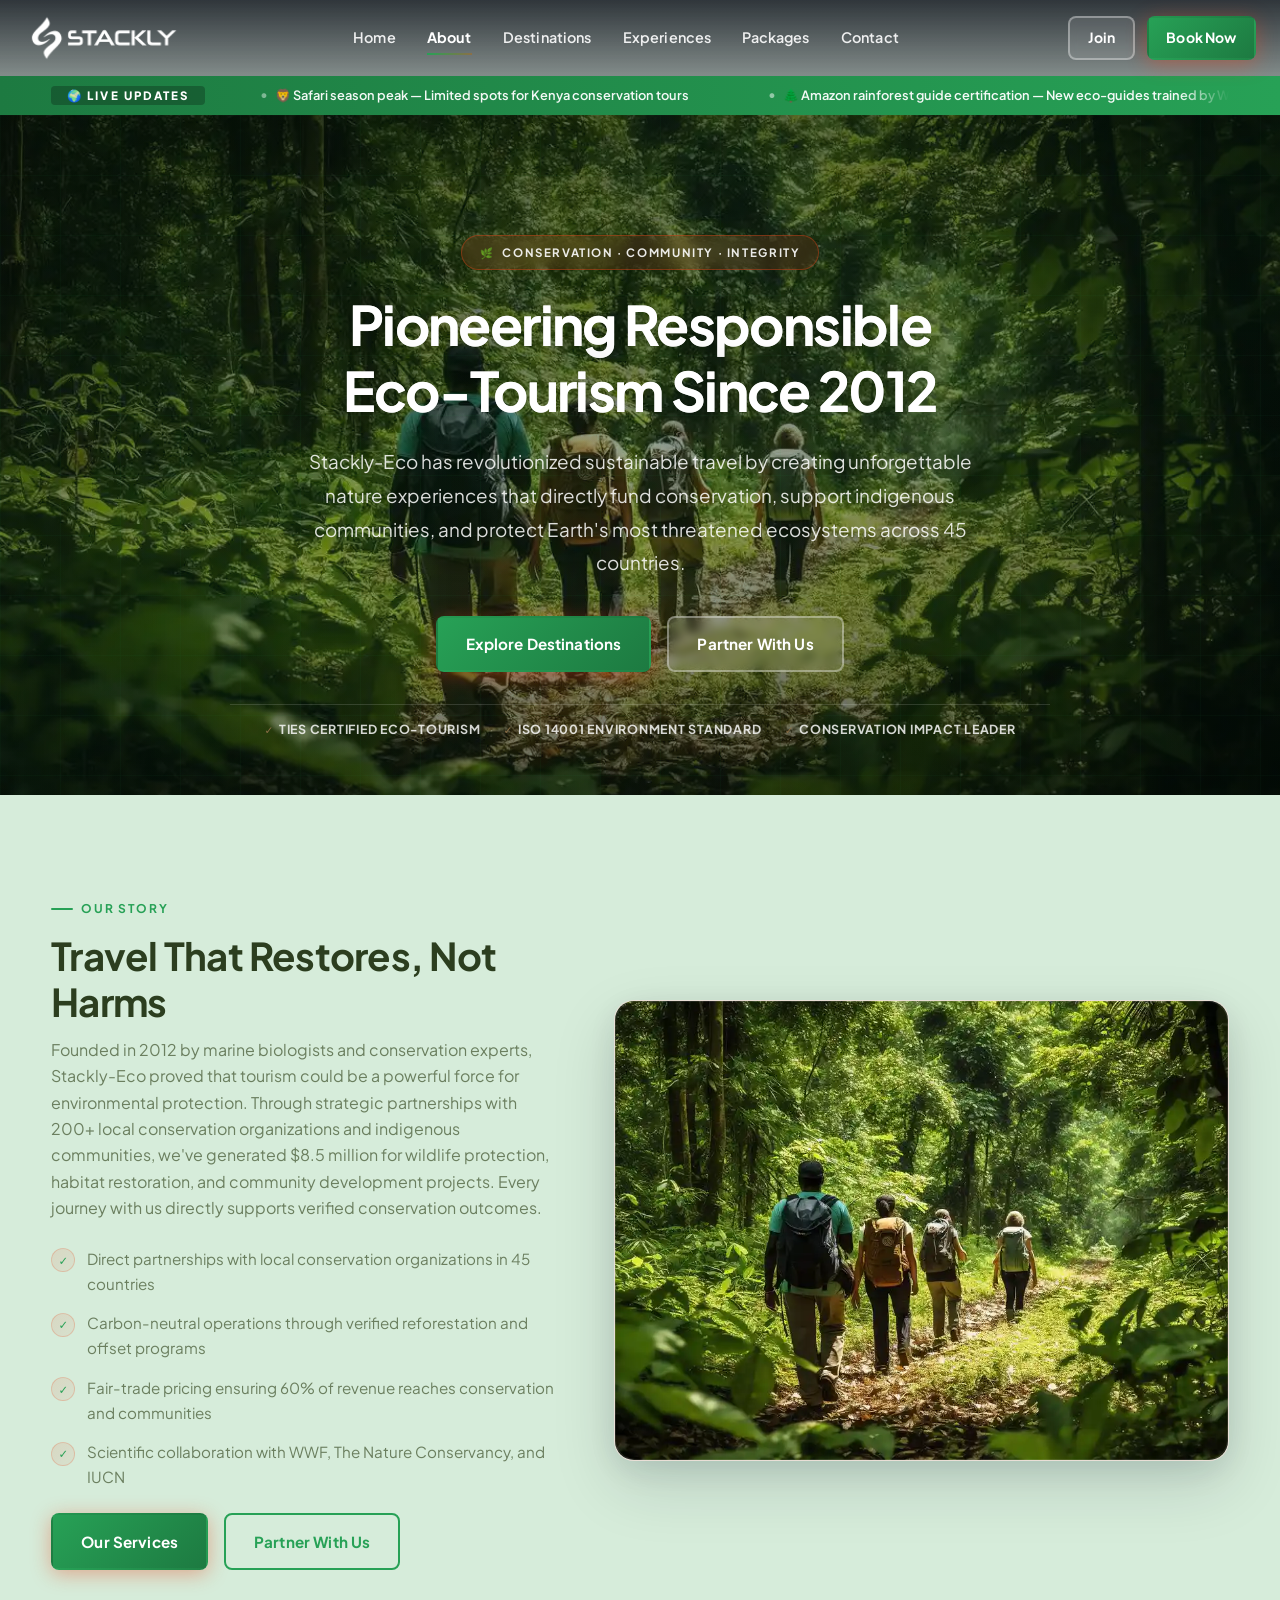
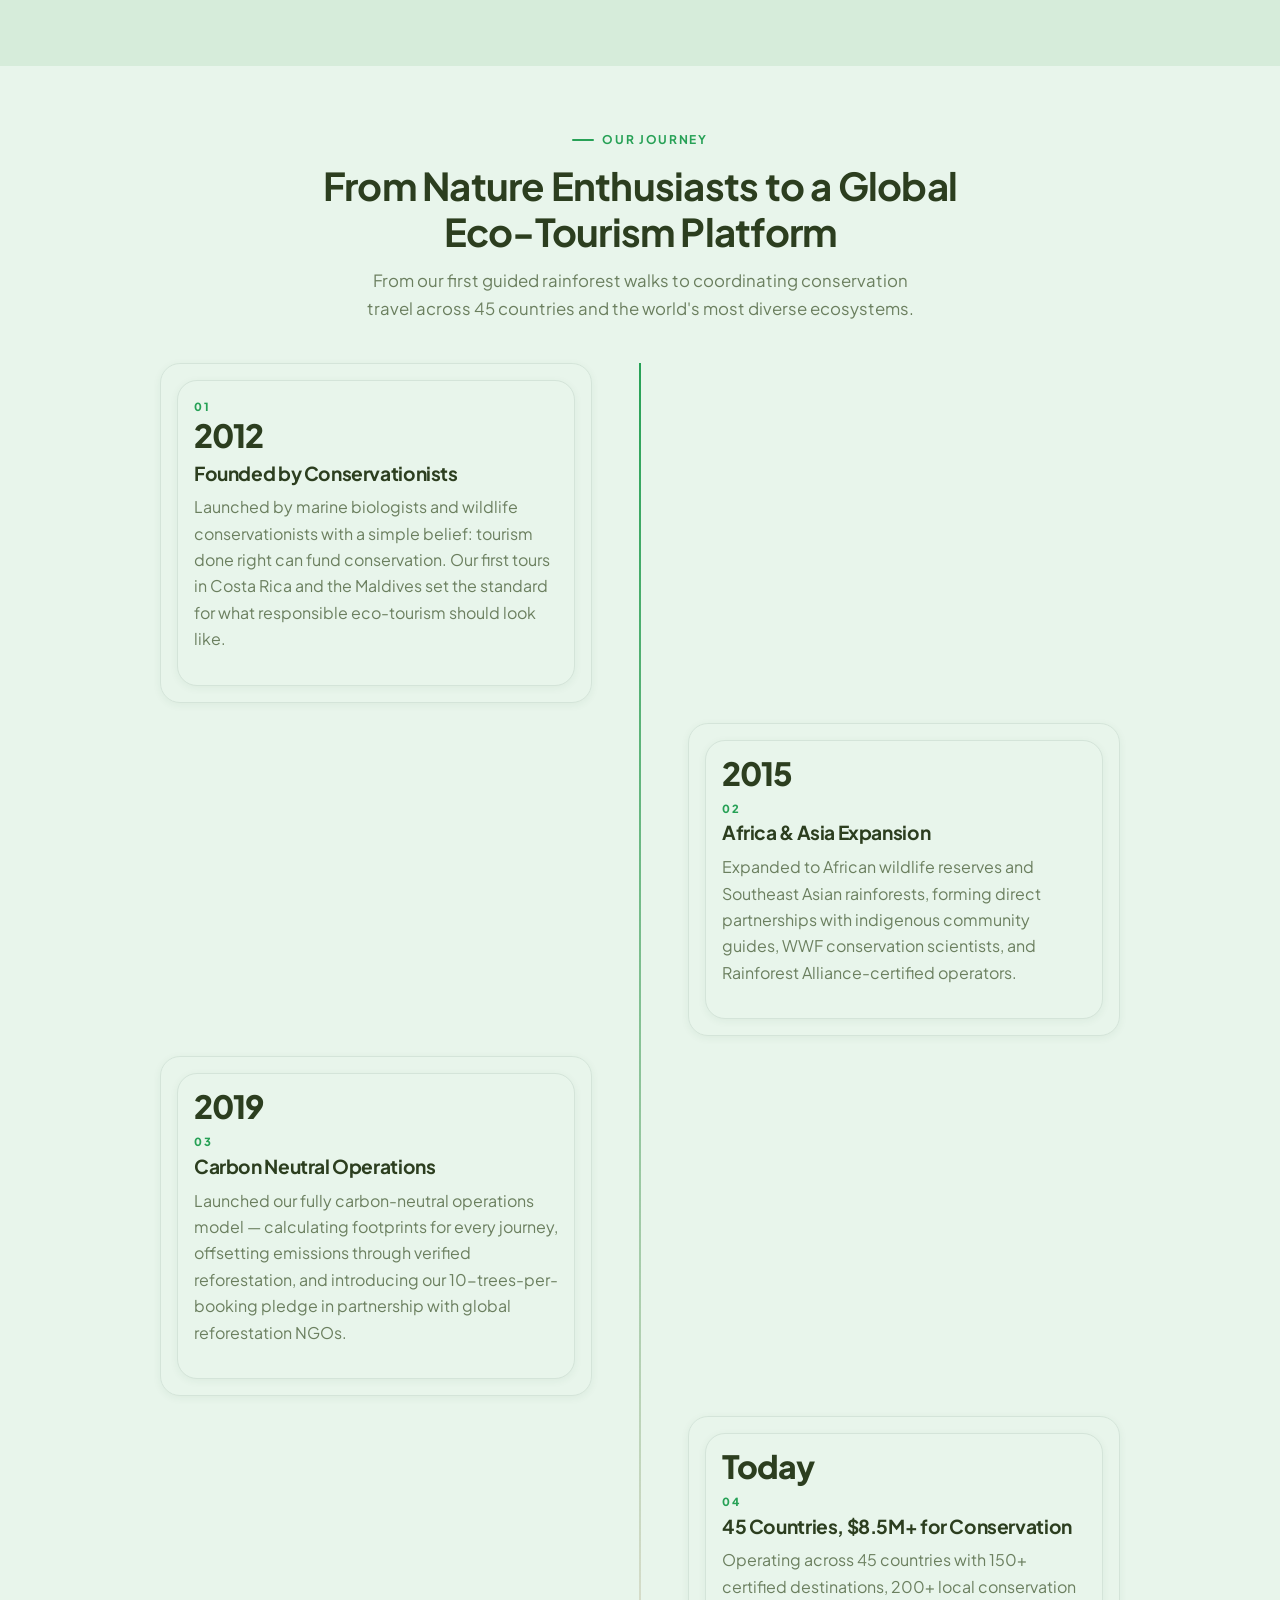
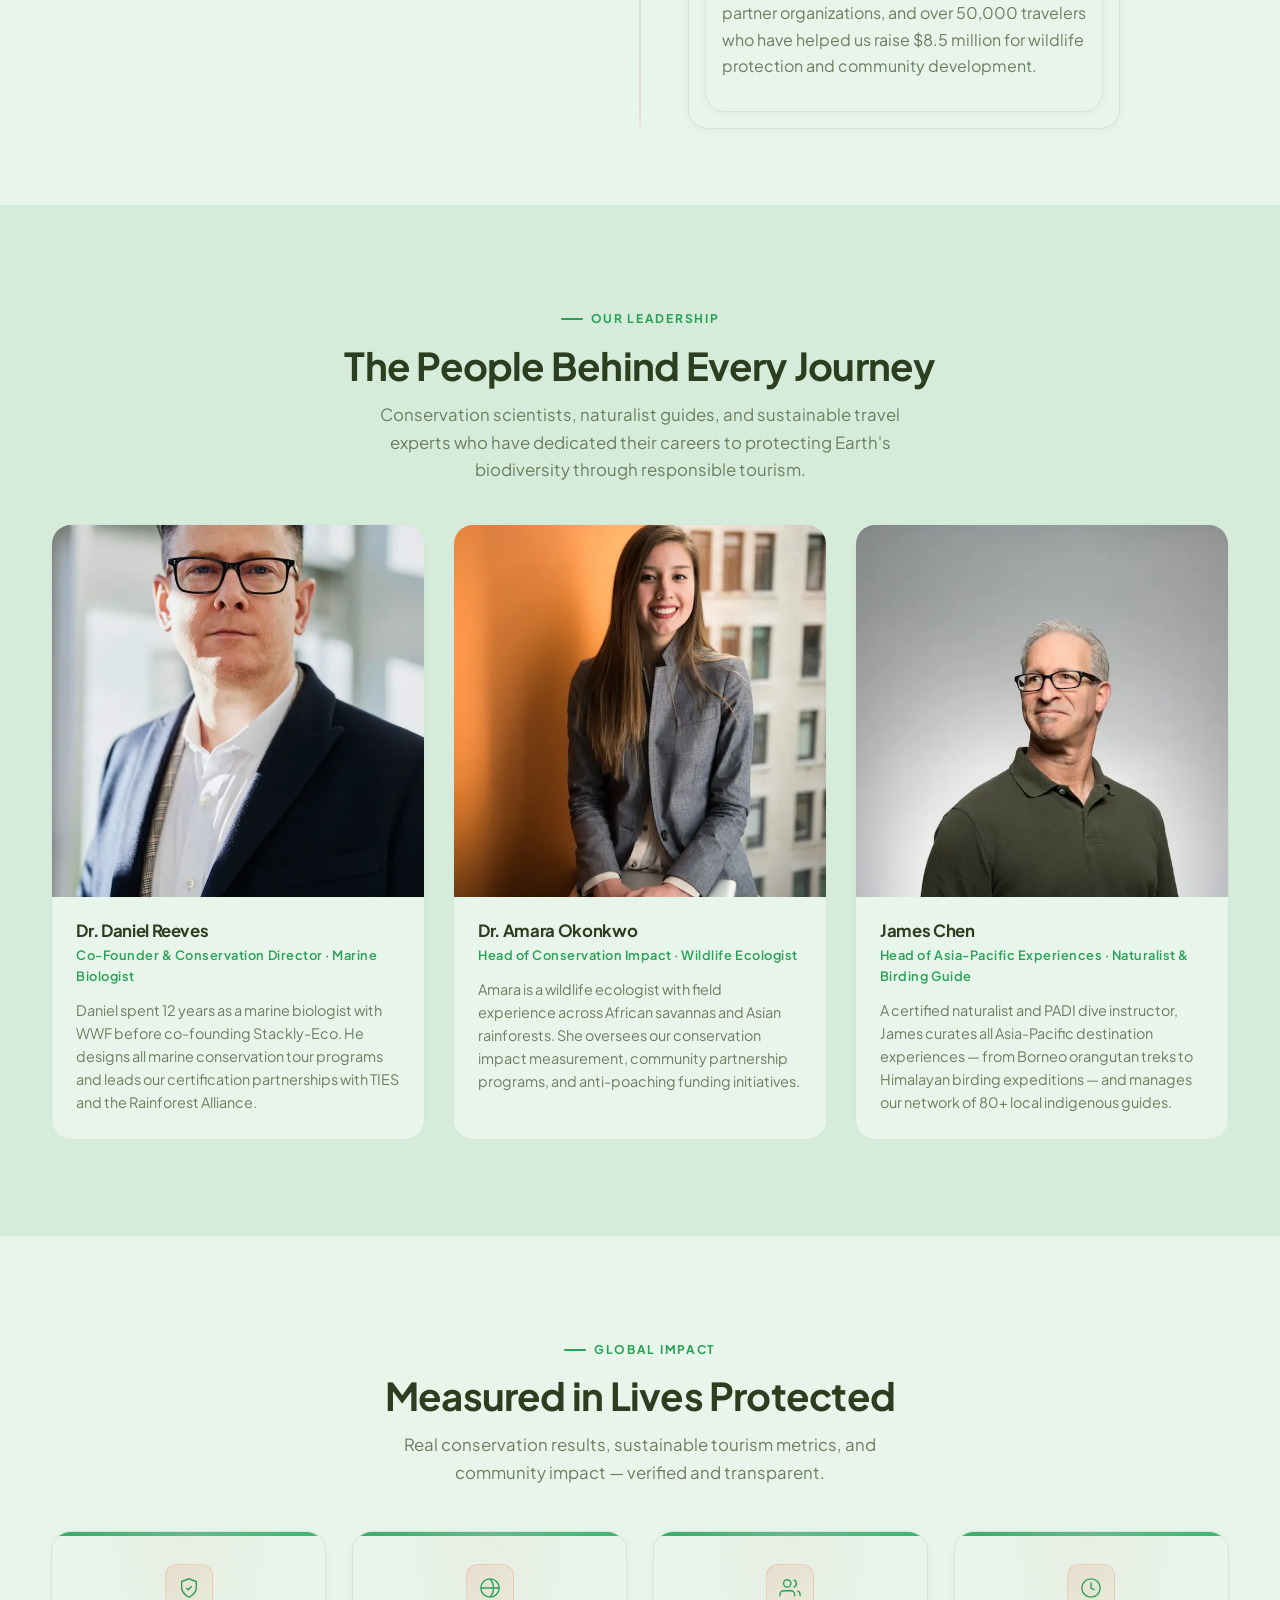
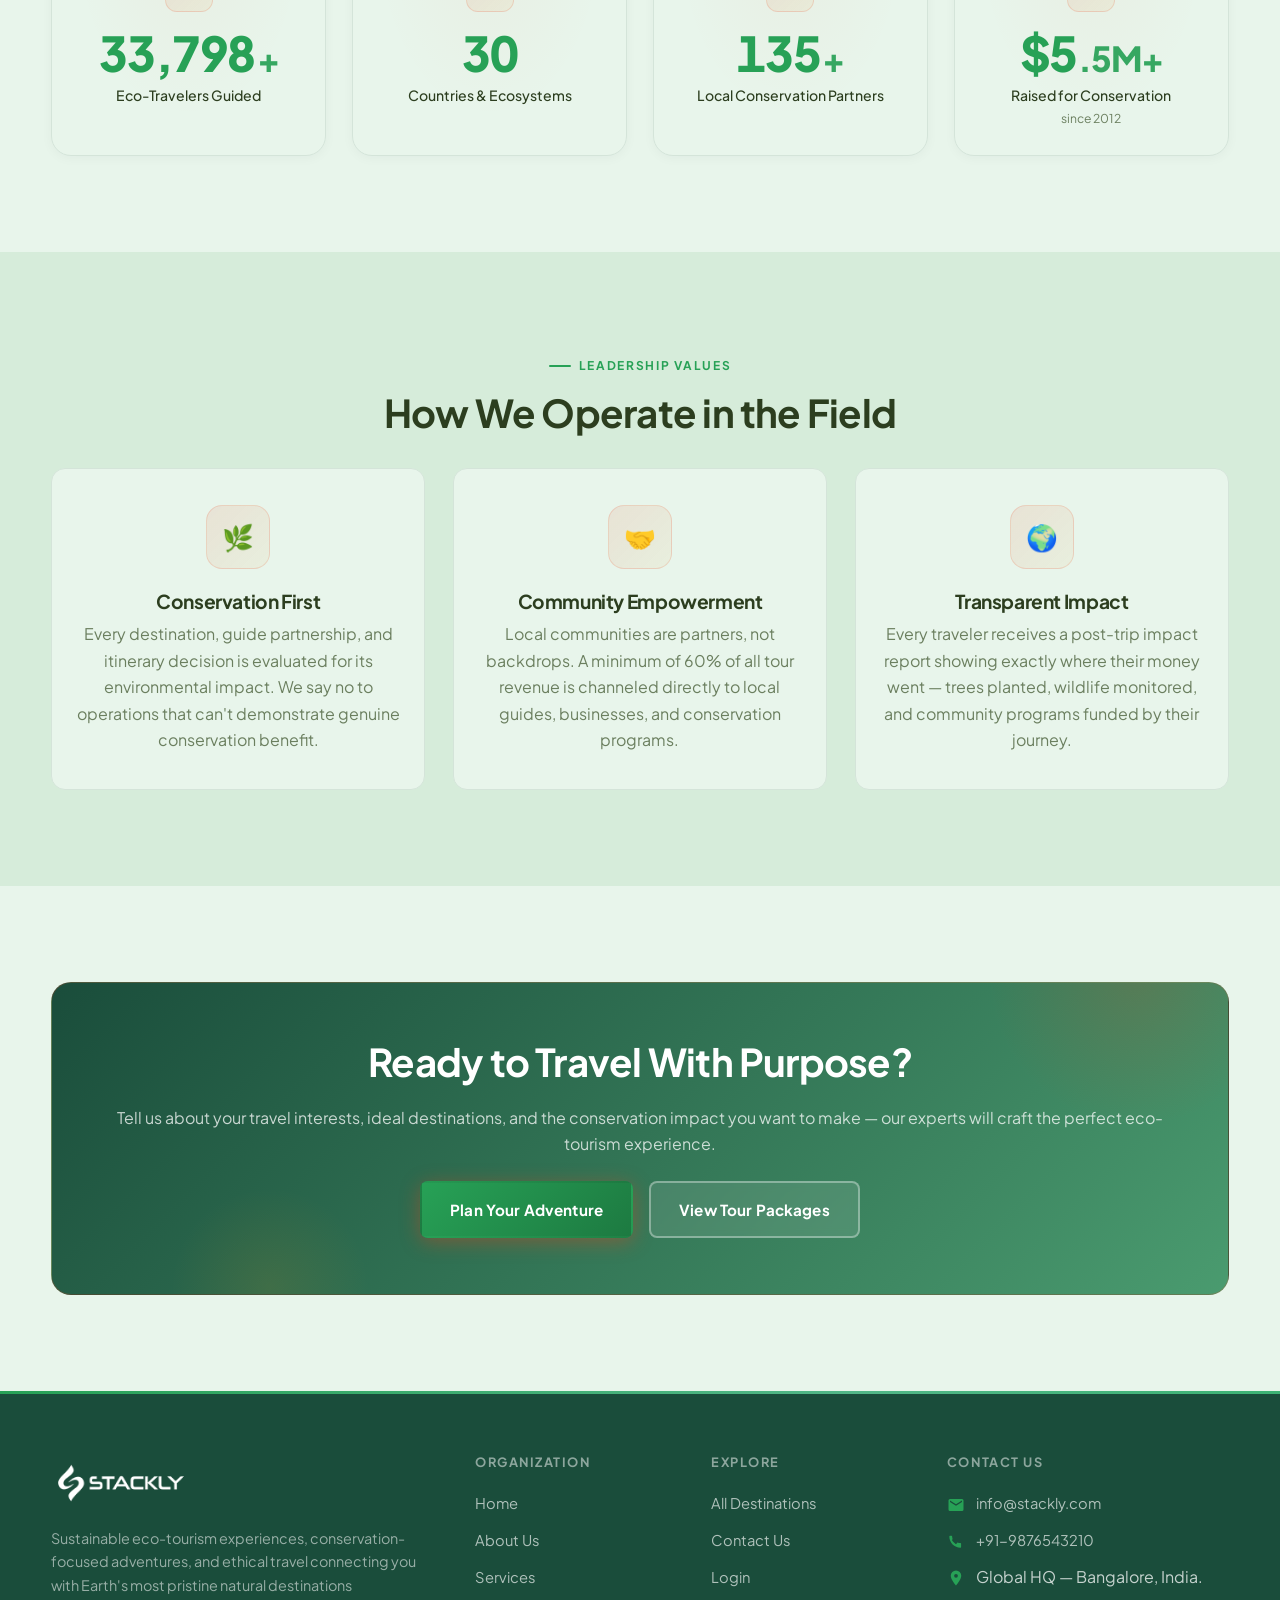
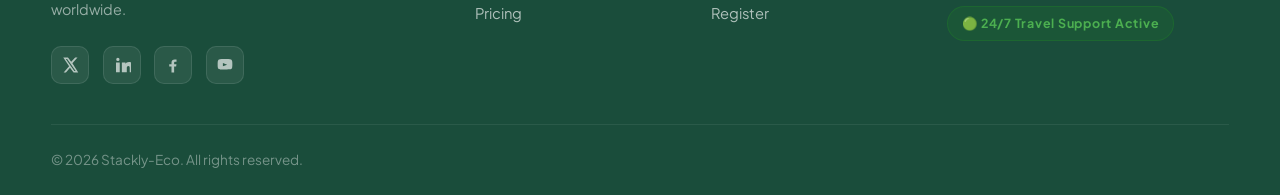
<file: about.html>
﻿<!DOCTYPE html>
<html lang="en">
<head>
  <meta charset="UTF-8" />
  <meta name="viewport" content="width=device-width, initial-scale=1.0" />
  <meta name="description" content="Stackly-Eco — Leading sustainable eco-tourism operator since 2012. Our mission: transformative nature experiences that fund conservation, protect biodiversity, and empower communities worldwide." />
  <title>About Stackly-Eco | Sustainable Eco-Tourism</title>
  <link rel="preconnect" href="https://fonts.googleapis.com" />
  <link rel="preconnect" href="https://fonts.gstatic.com" crossorigin />
  <link href="https://fonts.googleapis.com/css2?family=Plus+Jakarta+Sans:ital,wght@0,400;0,500;0,600;0,700;0,800;1,400&display=swap" rel="stylesheet" />
  <link rel="stylesheet" href="https://unpkg.com/aos@2.3.4/dist/aos.css" />
  <link rel="stylesheet" href="css/style.css" />
  <link rel="stylesheet" href="css/responsive.css" />
</head>
<body>
  <div id="preloader" aria-hidden="true">
    <div class="preloader__inner">
      <img class="preloader__logo" src="images/stackly-logo-disaster.webp" alt="Stackly-Eco" width="240" />
      <div class="preloader__spinner"></div>
    </div>
  </div>  <header class="site-header site-header--hero" id="site-header">
    <div class="navbar">
      <a class="logo" href="index.html" aria-label="Home">
        <img class="logo__img" src="images/stackly-logo-disaster.webp" alt="Stackly-Eco" width="200" height="64" decoding="async" />
      </a>
      <button type="button" class="nav-toggle" aria-label="Toggle navigation" aria-expanded="false" aria-controls="primary-nav">
        <span></span><span></span><span></span>
      </button>
      <nav class="nav" id="primary-nav" aria-label="Primary">
        <ul class="nav__list">
          <li><a href="index.html" class="nav__link">Home</a></li>
<li><a href="about.html" class="nav__link is-active">About</a></li>
<li><a href="products.html" class="nav__link">Destinations</a></li>
<li><a href="services.html" class="nav__link">Experiences</a></li>
<li><a href="pricing.html" class="nav__link">Packages</a></li>
<li><a href="contact.html" class="nav__link">Contact</a></li>

        </ul>
        <div class="nav__actions">
          <a href="register.html" class="btn btn--ghost btn--sm">Join</a>
          <a href="login.html" class="btn btn--primary btn--sm">Book Now</a>
        </div>
      </nav>
    </div>
  </header>  <!-- Live Alert Ticker -->
  <div class="alert-ticker" role="marquee" aria-label="Latest eco-tourism updates">
    <div class="container" style="display:flex;align-items:center;gap:1rem;overflow:hidden;">
      <span class="alert-ticker__label">🌍 LIVE UPDATES</span>
      <div class="alert-ticker__inner">
        <div class="alert-ticker__track">
          <span class="alert-ticker__item">🦁 Safari season peak — Limited spots for Kenya conservation tours</span>
          <span class="alert-ticker__item">🌲 Amazon rainforest guide certification — New eco-guides trained by WWF</span>
          <span class="alert-ticker__item">🐠 Coral reef restoration — Maldives initiative 85% habitat recovery</span>
          <span class="alert-ticker__item">🏔️ Mountain wildlife tracking — Nepal Himalayan expedition booking open</span>
          <span class="alert-ticker__item">🌿 Carbon offset credits — Every journey plants 10 trees</span>
          <span class="alert-ticker__item">🦅 Bird watching festival — Costa Rica biodiversity showcase next month</span>
          <span class="alert-ticker__item">🦁 Safari season peak — Limited spots for Kenya conservation tours</span>
          <span class="alert-ticker__item">🌲 Amazon rainforest guide certification — New eco-guides trained by WWF</span>
          <span class="alert-ticker__item">🐠 Coral reef restoration — Maldives initiative 85% habitat recovery</span>
          <span class="alert-ticker__item">🏔️ Mountain wildlife tracking — Nepal Himalayan expedition booking open</span>
          <span class="alert-ticker__item">🌿 Carbon offset credits — Every journey plants 10 trees</span>
          <span class="alert-ticker__item">🦅 Bird watching festival — Costa Rica biodiversity showcase next month</span>
        </div>
      </div>
    </div>
  </div>
  <main>
    <section class="hero hero--subpage hero--about" id="top" aria-label="About EcoVoyage">
      <div class="hero__inner">
        <div class="hero__content">
          <p class="hero__kicker">Conservation · Community · Integrity</p>
          <h1>Pioneering Responsible Eco-Tourism Since 2012</h1>
          <p class="hero__lead">Stackly-Eco has revolutionized sustainable travel by creating unforgettable nature experiences that directly fund conservation, support indigenous communities, and protect Earth's most threatened ecosystems across 45 countries.</p>
          <div class="hero__actions">
            <a href="404.html" class="btn btn--primary">Explore Destinations</a>
            <a href="404.html" class="btn btn--ghost">Partner With Us</a>
          </div>
          <p class="hero__trust" role="group" aria-label="Our credentials">
            <span class="hero__trust-item">TIES Certified Eco-Tourism</span>
            <span class="hero__trust-sep" aria-hidden="true">·</span>
            <span class="hero__trust-item">ISO 14001 Environment Standard</span>
            <span class="hero__trust-sep" aria-hidden="true">·</span>
            <span class="hero__trust-item">Conservation Impact Leader</span>
          </p>
        </div>
      </div>
    </section>

    <section class="section section--alt" id="about">
      <div class="container split">
        <div data-aos="fade-right">
          <span class="section__eyebrow">Our Story</span>
          <h2 class="section__title">Travel That Restores, Not Harms</h2>
          <p>Founded in 2012 by marine biologists and conservation experts, Stackly-Eco proved that tourism could be a powerful force for environmental protection. Through strategic partnerships with 200+ local conservation organizations and indigenous communities, we've generated $8.5 million for wildlife protection, habitat restoration, and community development projects. Every journey with us directly supports verified conservation outcomes.</p>
          <ul class="feature-list">
            <li>Direct partnerships with local conservation organizations in 45 countries</li>
            <li>Carbon-neutral operations through verified reforestation and offset programs</li>
            <li>Fair-trade pricing ensuring 60% of revenue reaches conservation and communities</li>
            <li>Scientific collaboration with WWF, The Nature Conservancy, and IUCN</li>
          </ul>
          <div style="display:flex;flex-wrap:wrap;gap:1rem;margin-top:1.5rem;">
            <a href="404.html" class="btn btn--primary">Our Services</a>
            <a href="404.html" class="btn btn--outline">Partner With Us</a>
          </div>
        </div>
        <figure class="split__visual split__visual--img" data-aos="fade-left">
          <img src="images/ecotourism-about.webp" width="1400" height="933" alt="Adventure response coordinators in the field" loading="lazy" decoding="async" />
        </figure>
      </div>
    </section>

    <section class="section" id="evolution" aria-labelledby="evolution-heading">
      <div class="container">
        <div class="text-center">
          <span class="section__eyebrow">Our Journey</span>
          <h2 class="section__title" id="evolution-heading">From Nature Enthusiasts to a Global Eco-Tourism Platform</h2>
          <p class="section__lead">From our first guided rainforest walks to coordinating conservation travel across 45 countries and the world's most diverse ecosystems.</p>
        </div>
        <ol class="evolution-timeline">
          <li class="evolution-item evolution-item--left" data-aos="fade-right">
            <div class="evolution-item__panel">
              <span class="evolution-item__step" aria-hidden="true">01</span>
              <span class="evolution-item__year">2012</span>
              <h3>Founded by Conservationists</h3>
              <p>Launched by marine biologists and wildlife conservationists with a simple belief: tourism done right can fund conservation. Our first tours in Costa Rica and the Maldives set the standard for what responsible eco-tourism should look like.</p>
            </div>
            <div class="evolution-item__node"></div>
            <div class="evolution-item__gap" aria-hidden="true"></div>
          </li>
          <li class="evolution-item evolution-item--right" data-aos="fade-left">
            <div class="evolution-item__gap" aria-hidden="true"></div>
            <div class="evolution-item__node"></div>
            <div class="evolution-item__panel">
              <span class="evolution-item__year">2015</span>
              <span class="evolution-item__step" aria-hidden="true">02</span>
              <h3>Africa & Asia Expansion</h3>
              <p>Expanded to African wildlife reserves and Southeast Asian rainforests, forming direct partnerships with indigenous community guides, WWF conservation scientists, and Rainforest Alliance-certified operators.</p>
            </div>
          </li>
          <li class="evolution-item evolution-item--left" data-aos="fade-right">
            <div class="evolution-item__panel">
              <span class="evolution-item__year">2019</span>
              <span class="evolution-item__step" aria-hidden="true">03</span>
              <h3>Carbon Neutral Operations</h3>
              <p>Launched our fully carbon-neutral operations model — calculating footprints for every journey, offsetting emissions through verified reforestation, and introducing our 10-trees-per-booking pledge in partnership with global reforestation NGOs.</p>
            </div>
            <div class="evolution-item__node"></div>
            <div class="evolution-item__gap" aria-hidden="true"></div>
          </li>
          <li class="evolution-item evolution-item--right evolution-item--current" data-aos="fade-left">
            <div class="evolution-item__gap" aria-hidden="true"></div>
            <div class="evolution-item__node"></div>
            <div class="evolution-item__panel">
              <span class="evolution-item__year">Today</span>
              <span class="evolution-item__step" aria-hidden="true">04</span>
              <h3>45 Countries, $8.5M+ for Conservation</h3>
              <p>Operating across 45 countries with 150+ certified destinations, 200+ local conservation partner organizations, and over 50,000 travelers who have helped us raise $8.5 million for wildlife protection and community development.</p>
            </div>
          </li>
        </ol>
      </div>
    </section>

    <section class="section section--alt" id="partners" aria-labelledby="partners-heading">
      <div class="container">
        <div class="text-center">
          <span class="section__eyebrow">Our Leadership</span>
          <h2 class="section__title" id="partners-heading">The People Behind Every Journey</h2>
          <p class="section__lead">Conservation scientists, naturalist guides, and sustainable travel experts who have dedicated their careers to protecting Earth's biodiversity through responsible tourism.</p>
        </div>
        <div class="partner-profiles-grid">
          <article class="partner-profile" data-aos="fade-up">
            <div class="partner-profile__media">
              <img src="images/partners/Profile-1.webp" width="640" height="640" alt="Portrait of Dr. Daniel Reeves" loading="lazy" decoding="async" />
            </div>
            <div class="partner-profile__body">
              <h3 class="partner-profile__name">Dr. Daniel Reeves</h3>
              <p class="partner-profile__role">Co-Founder & Conservation Director · Marine Biologist</p>
              <p class="partner-profile__bio">Daniel spent 12 years as a marine biologist with WWF before co-founding Stackly-Eco. He designs all marine conservation tour programs and leads our certification partnerships with TIES and the Rainforest Alliance.</p>
            </div>
          </article>
          <article class="partner-profile" data-aos="fade-up" data-aos-delay="80">
            <div class="partner-profile__media">
              <img src="images/partners/Profile-2.webp" width="640" height="640" alt="Portrait of Dr. Amara Okonkwo" loading="lazy" decoding="async" />
            </div>
            <div class="partner-profile__body">
              <h3 class="partner-profile__name">Dr. Amara Okonkwo</h3>
              <p class="partner-profile__role">Head of Conservation Impact · Wildlife Ecologist</p>
              <p class="partner-profile__bio">Amara is a wildlife ecologist with field experience across African savannas and Asian rainforests. She oversees our conservation impact measurement, community partnership programs, and anti-poaching funding initiatives.</p>
            </div>
          </article>
          <article class="partner-profile" data-aos="fade-up" data-aos-delay="160">
            <div class="partner-profile__media">
              <img src="images/partners/Profile-3.webp" width="640" height="640" alt="Portrait of James Chen" loading="lazy" decoding="async" />
            </div>
            <div class="partner-profile__body">
              <h3 class="partner-profile__name">James Chen</h3>
              <p class="partner-profile__role">Head of Asia-Pacific Experiences · Naturalist & Birding Guide</p>
              <p class="partner-profile__bio">A certified naturalist and PADI dive instructor, James curates all Asia-Pacific destination experiences — from Borneo orangutan treks to Himalayan birding expeditions — and manages our network of 80+ local indigenous guides.</p>
            </div>
          </article>
        </div>
      </div>
    </section>

    <section class="section stats-section" id="impact" aria-labelledby="stats-heading">
      <div class="container">
        <header class="stats-section__header text-center">
          <span class="section__eyebrow">Global Impact</span>
          <h2 class="section__title" id="stats-heading">Measured in Lives Protected</h2>
          <p class="section__lead">Real conservation results, sustainable tourism metrics, and community impact — verified and transparent.</p>
        </header>
        <div class="stats-grid">
          <article class="stat-card" data-aos="fade-up">
            <div class="stat-card__icon" aria-hidden="true">
              <svg viewBox="0 0 24 24" fill="none" stroke="currentColor" stroke-width="1.5"><path d="M12 22s8-4 8-10V5l-8-3-8 3v7c0 6 8 10 8 10z"/><path d="M9 12l2 2 4-4"/></svg>
            </div>
            <p class="stat-card__value"><span data-counter="50000">0</span><span class="stat-card__suffix">+</span></p>
            <p class="stat-card__label">Eco-Travelers Guided</p>
          </article>
          <article class="stat-card" data-aos="fade-up" data-aos-delay="80">
            <div class="stat-card__icon" aria-hidden="true">
              <svg viewBox="0 0 24 24" fill="none" stroke="currentColor" stroke-width="1.5"><circle cx="12" cy="12" r="10"/><path d="M2 12h20M12 2a15 15 0 010 20"/></svg>
            </div>
            <p class="stat-card__value"><span data-counter="45">0</span></p>
            <p class="stat-card__label">Countries & Ecosystems</p>
          </article>
          <article class="stat-card" data-aos="fade-up" data-aos-delay="160">
            <div class="stat-card__icon" aria-hidden="true">
              <svg viewBox="0 0 24 24" fill="none" stroke="currentColor" stroke-width="1.5"><path d="M17 21v-2a4 4 0 0 0-4-4H5a4 4 0 0 0-4 4v2"/><circle cx="9" cy="7" r="4"/><path d="M23 21v-2a4 4 0 0 0-3-3.87"/><path d="M16 3.13a4 4 0 0 1 0 7.75"/></svg>
            </div>
            <p class="stat-card__value"><span data-counter="200">0</span><span class="stat-card__suffix">+</span></p>
            <p class="stat-card__label">Local Conservation Partners</p>
          </article>
          <article class="stat-card" data-aos="fade-up" data-aos-delay="240">
            <div class="stat-card__icon" aria-hidden="true">
              <svg viewBox="0 0 24 24" fill="none" stroke="currentColor" stroke-width="1.5"><circle cx="12" cy="12" r="10"/><polyline points="12 6 12 12 16 14"/></svg>
            </div>
            <p class="stat-card__value">$<span data-counter="8">0</span><span class="stat-card__suffix">.5M+</span></p>
            <p class="stat-card__label">Raised for Conservation <span class="stat-card__hint">since 2012</span></p>
          </article>
        </div>
      </div>
    </section>

    <section class="section section--alt">
      <div class="container">
        <div class="text-center">
          <span class="section__eyebrow">Leadership Values</span>
          <h2 class="section__title">How We Operate in the Field</h2>
        </div>
        <div class="why-grid" style="margin-top:2rem;">
          <article class="why-card" data-aos="fade-up">
            <div class="why-card__icon">🌿</div>
            <h3>Conservation First</h3>
            <p>Every destination, guide partnership, and itinerary decision is evaluated for its environmental impact. We say no to operations that can't demonstrate genuine conservation benefit.</p>
          </article>
          <article class="why-card" data-aos="fade-up" data-aos-delay="80">
            <div class="why-card__icon">🤝</div>
            <h3>Community Empowerment</h3>
            <p>Local communities are partners, not backdrops. A minimum of 60% of all tour revenue is channeled directly to local guides, businesses, and conservation programs.</p>
          </article>
          <article class="why-card" data-aos="fade-up" data-aos-delay="160">
            <div class="why-card__icon">🌍</div>
            <h3>Transparent Impact</h3>
            <p>Every traveler receives a post-trip impact report showing exactly where their money went — trees planted, wildlife monitored, and community programs funded by their journey.</p>
          </article>
        </div>
      </div>
    </section>

    <section class="section">
      <div class="container">
        <div class="cta-band">
          <h2>Ready to Travel With Purpose?</h2>
          <p>Tell us about your travel interests, ideal destinations, and the conservation impact you want to make — our experts will craft the perfect eco-tourism experience.</p>
          <div style="display:flex;flex-wrap:wrap;gap:1rem;justify-content:center;margin-top:1.5rem;">
            <a href="404.html" class="btn btn--primary">Plan Your Adventure</a>
            <a href="404.html" class="btn btn--ghost">View Tour Packages</a>
          </div>
        </div>
      </div>
    </section>
  </main>
  <footer class="site-footer site-footer--center-content">
    <div class="container footer-grid">
      <div class="footer-brand">
        <a class="logo" href="index.html" aria-label="Home">
          <img class="logo__img" src="images/stackly-logo-disaster.webp" alt="EcoVoyage" width="200" height="64" decoding="async" />
        </a>
        <p>Sustainable eco-tourism experiences, conservation-focused adventures, and ethical travel connecting you with Earth's most pristine natural destinations worldwide.</p>
        <div class="footer-social" aria-label="Social links">
          <a class="footer-social__link" href="404.html" aria-label="Twitter/X">
            <svg class="footer-social__icon" viewBox="0 0 24 24" width="18" height="18" aria-hidden="true"><path fill="currentColor" d="M18.9 2H22l-6.8 7.8L23 22h-6.2l-4.8-6.2L6.6 22H3.5l7.3-8.4L3 2h6.3l4.3 5.6L18.9 2Zm-1.1 18h1.7L8.2 3.9H6.4L17.8 20Z"/></svg>
          </a>
          <a class="footer-social__link" href="404.html" aria-label="LinkedIn">
            <svg class="footer-social__icon" viewBox="0 0 24 24" width="18" height="18" aria-hidden="true"><path fill="currentColor" d="M6.5 6.7A2.2 2.2 0 1 1 6.5 2.3a2.2 2.2 0 0 1 0 4.4ZM4 21.8V8.6h5v13.2H4Zm7.8 0V8.6h4.8v1.8h.1c.7-1.2 2.3-2.3 4.7-2.3c5 0 5.9 3.3 5.9 7.6v6.1h-5v-5.4c0-1.3 0-3-1.8-3s-2.1 1.4-2.1 2.9v5.5h-5Z"/></svg>
          </a>
          <a class="footer-social__link" href="404.html" aria-label="Facebook">
            <svg class="footer-social__icon" viewBox="0 0 24 24" width="18" height="18" aria-hidden="true"><path fill="currentColor" d="M13.5 22v-8h2.7l.4-3H13.5V9.1c0-.9.3-1.6 1.7-1.6h1.5V4.8c-.3 0-1.3-.1-2.5-.1c-2.5 0-4.2 1.5-4.2 4.3V11H7v3h3v8h3.5Z"/></svg>
          </a>
          <a class="footer-social__link" href="404.html" aria-label="YouTube">
            <svg class="footer-social__icon" viewBox="0 0 24 24" width="18" height="18" aria-hidden="true"><path fill="currentColor" d="M21.6 7.2s-.2-1.4-.8-2c-.8-.8-1.7-.8-2.1-.9C16.2 4.1 12 4.1 12 4.1s-4.2 0-6.7.2c-.4.1-1.3.1-2.1.9-.6.6-.8 2-.8 2S2.2 8.8 2.2 10.4v1.5c0 1.6.2 3.2.2 3.2s.2 1.4.8 2c.8.8 1.8.8 2.3.8C6.9 18 12 18 12 18s4.2 0 6.7-.2c.4-.1 1.3-.1 2.1-.9.6-.6.8-2 .8-2s.2-1.6.2-3.2v-1.5c0-1.6-.2-3.2-.2-3.2zm-12.4 6.5V9.3l5.7 2.2-5.7 2.2z"/></svg>
          </a>
        </div>
      </div>
      <div>
        <h4>Organization</h4>
        <ul class="footer-links">
          <li><a href="index.html">Home</a></li>
          <li><a href="about.html">About Us</a></li>
          <li><a href="services.html">Services</a></li>
          <li><a href="pricing.html">Pricing</a></li>
        </ul>
      </div>
      <div>
        <h4>Explore</h4>
        <ul class="footer-links">
          <li><a href="products.html">All Destinations</a></li>
          <li><a href="contact.html">Contact Us</a></li>
          <li><a href="login.html">Login</a></li>
          <li><a href="register.html">Register</a></li>
        </ul>
      </div>
      <div>
        <h4>Contact Us</h4>
        <ul class="footer-links footer-contact">
          <li>
            <span class="footer-contact__ico" aria-hidden="true">
              <svg viewBox="0 0 24 24" width="18" height="18"><path fill="currentColor" d="M20 4H4a2 2 0 0 0-2 2v12a2 2 0 0 0 2 2h16a2 2 0 0 0 2-2V6a2 2 0 0 0-2-2Zm0 4-8 5L4 8V6l8 5 8-5v2Z"/></svg>
            </span>
            <a href="mailto:info@stackly-eco.com">info@stackly.com</a>
          </li>
          <li>
            <span class="footer-contact__ico" aria-hidden="true">
              <svg viewBox="0 0 24 24" width="18" height="18"><path fill="currentColor" d="M6.6 10.8c1.2 2.3 3.1 4.2 5.4 5.4l1.8-1.8c.2-.2.6-.3.9-.2 1 .3 2.1.5 3.2.5.5 0 .9.4.9.9V20c0 .5-.4.9-.9.9C9.9 20.9 3.1 14.1 3.1 5.9c0-.5.4-.9.9-.9H6c.5 0 .9.4.9.9 0 1.1.2 2.2.5 3.2.1.3 0 .7-.2.9l-1.6 1.7Z"/></svg>
            </span>
            <a href="tel:+919876543210">+91-9876543210</a>
          </li>
          <li>
            <span class="footer-contact__ico" aria-hidden="true">
              <svg viewBox="0 0 24 24" width="18" height="18"><path fill="currentColor" d="M12 2a7 7 0 0 1 7 7c0 5.2-7 13-7 13S5 14.2 5 9a7 7 0 0 1 7-7Zm0 9.5A2.5 2.5 0 1 0 12 6.5a2.5 2.5 0 0 0 0 5Z"/></svg>
            </span>
            <span>Global HQ &#x2014; Bangalore, India.</span>
          </li>
          <li style="margin-top:1rem;">
            <span style="display:inline-flex;align-items:center;gap:0.4rem;background:rgba(34,139,34,0.15);border:1px solid rgba(34,139,34,0.3);color:#4caf50;padding:0.4rem 0.85rem;border-radius:100px;font-size:0.78rem;font-weight:700;letter-spacing:0.06em;">
              🟢 24/7 Travel Support Active
            </span>
          </li>
        </ul>
      </div>
    </div>
    <div class="container footer-bottom">
      <span class="footer-bottom__brand">
        <span>&#x00A9; <span id="year"></span> Stackly-Eco. All rights reserved.</span>
      </span>
    </div>
  </footer>
  <script src="https://unpkg.com/aos@2.3.4/dist/aos.js"></script>
  <script src="js/main.js"></script>
  <script>document.getElementById("year").textContent = new Date().getFullYear();</script>
</body>
</html>
</file>
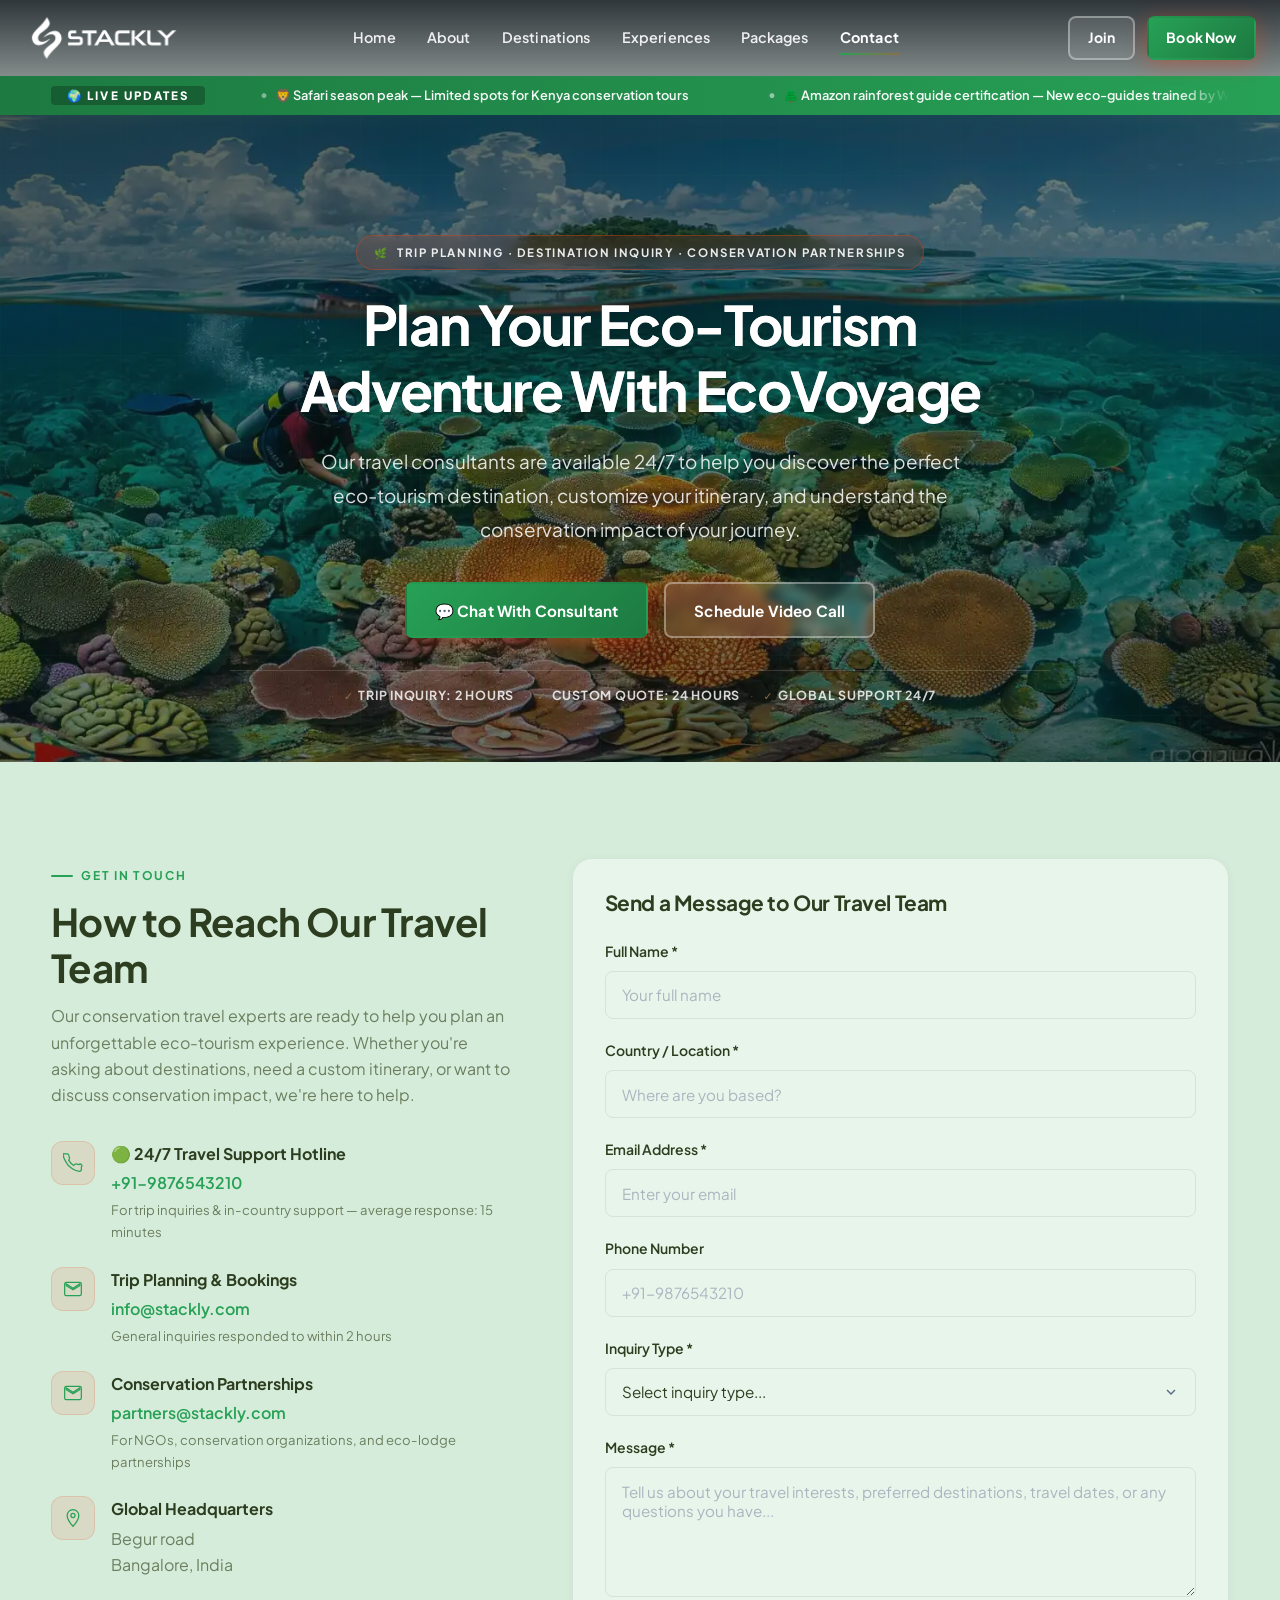
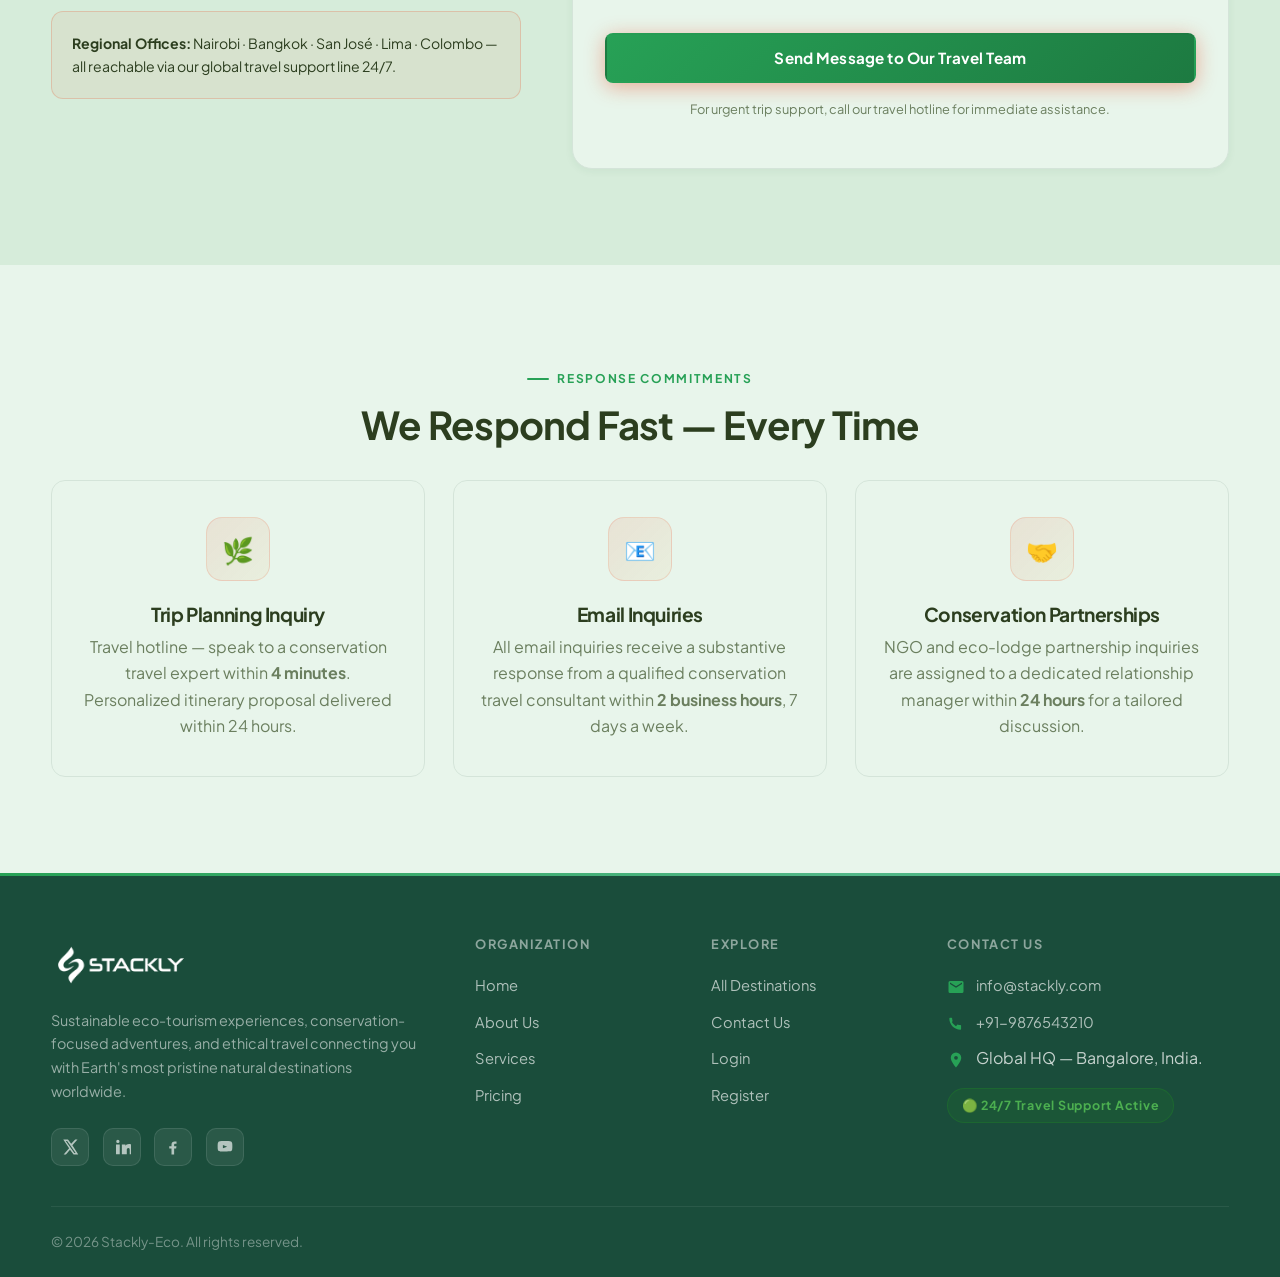
<file: contact.html>
﻿<!DOCTYPE html>
<html lang="en">
<head>
  <meta charset="UTF-8" />
  <meta name="viewport" content="width=device-width, initial-scale=1.0" />
  <meta name="description" content="Contact EcoVoyage — 24/7 trip planning support, destination inquiries, conservation partnerships, and booking assistance for eco-tourism experiences worldwide." />
  <title>Contact EcoVoyage | Trip Planning Support</title>
  <link rel="preconnect" href="https://fonts.googleapis.com" />
  <link rel="preconnect" href="https://fonts.gstatic.com" crossorigin />
  <link href="https://fonts.googleapis.com/css2?family=Plus+Jakarta+Sans:ital,wght@0,400;0,500;0,600;0,700;0,800;1,400&display=swap" rel="stylesheet" />
  <link rel="stylesheet" href="https://unpkg.com/aos@2.3.4/dist/aos.css" />
  <link rel="stylesheet" href="css/style.css" />
  <link rel="stylesheet" href="css/responsive.css" />
</head>
<body>
  <div id="preloader" aria-hidden="true">
    <div class="preloader__inner">
      <img class="preloader__logo" src="images/stackly-logo-disaster.webp" alt="EcoVoyage" width="240" />
      <div class="preloader__spinner"></div>
    </div>
  </div>
  <header class="site-header site-header--hero" id="site-header">
    <div class="navbar">
      <a class="logo" href="index.html" aria-label="Home">
        <img class="logo__img" src="images/stackly-logo-disaster.webp" alt="EcoVoyage" width="200" height="64" decoding="async" />
      </a>
      <button type="button" class="nav-toggle" aria-label="Toggle navigation" aria-expanded="false" aria-controls="primary-nav">
        <span></span><span></span><span></span>
      </button>
      <nav class="nav" id="primary-nav" aria-label="Primary">
        <ul class="nav__list">
          <li><a href="index.html" class="nav__link">Home</a></li>
          <li><a href="about.html" class="nav__link">About</a></li>
          <li><a href="products.html" class="nav__link">Destinations</a></li>
          <li><a href="services.html" class="nav__link">Experiences</a></li>
          <li><a href="pricing.html" class="nav__link">Packages</a></li>
          <li><a href="contact.html" class="nav__link is-active">Contact</a></li>
        </ul>
        <div class="nav__actions">
          <a href="register.html" class="btn btn--ghost btn--sm">Join</a>
          <a href="login.html" class="btn btn--primary btn--sm">Book Now</a>
        </div>
      </nav>
    </div>
  </header>
  <div class="alert-ticker" role="marquee" aria-label="Latest eco-tourism updates">
    <div class="container" style="display:flex;align-items:center;gap:1rem;overflow:hidden;">
      <span class="alert-ticker__label">🌍 LIVE UPDATES</span>
      <div class="alert-ticker__inner">
        <div class="alert-ticker__track">
          <span class="alert-ticker__item">🦁 Safari season peak — Limited spots for Kenya conservation tours</span>
          <span class="alert-ticker__item">🌲 Amazon rainforest guide certification — New eco-guides trained by WWF</span>
          <span class="alert-ticker__item">🐠 Coral reef restoration — Maldives initiative 85% habitat recovery</span>
          <span class="alert-ticker__item">🏔️ Mountain wildlife tracking — Nepal Himalayan expedition booking open</span>
          <span class="alert-ticker__item">🌿 Carbon offset credits — Every journey plants 10 trees</span>
          <span class="alert-ticker__item">🦅 Bird watching festival — Costa Rica biodiversity showcase next month</span>
          <span class="alert-ticker__item">🦁 Safari season peak — Limited spots for Kenya conservation tours</span>
          <span class="alert-ticker__item">🌲 Amazon rainforest guide certification — New eco-guides trained by WWF</span>
          <span class="alert-ticker__item">🐠 Coral reef restoration — Maldives initiative 85% habitat recovery</span>
          <span class="alert-ticker__item">🏔️ Mountain wildlife tracking — Nepal Himalayan expedition booking open</span>
          <span class="alert-ticker__item">🌿 Carbon offset credits — Every journey plants 10 trees</span>
          <span class="alert-ticker__item">🦅 Bird watching festival — Costa Rica biodiversity showcase next month</span>
        </div>
      </div>
    </div>
  </div>
  <main>
    <section class="hero hero--subpage hero--contact" id="top" aria-label="Contact">
      <div class="hero__inner">
        <div class="hero__content">
          <p class="hero__kicker">Trip Planning · Destination Inquiry · Conservation Partnerships</p>
          <h1>Plan Your Eco-Tourism Adventure With EcoVoyage</h1>
          <p class="hero__lead">Our travel consultants are available 24/7 to help you discover the perfect eco-tourism destination, customize your itinerary, and understand the conservation impact of your journey.</p>
          <div class="hero__actions">
            <a href="404.html" class="btn btn--primary">💬 Chat With Consultant</a>
            <a href="404.html" class="btn btn--ghost">Schedule Video Call</a>
          </div>
          <p class="hero__trust" role="group" aria-label="Response commitments">
            <span class="hero__trust-item">Trip Inquiry: 2 hours</span>
            <span class="hero__trust-sep" aria-hidden="true">·</span>
            <span class="hero__trust-item">Custom Quote: 24 hours</span>
            <span class="hero__trust-sep" aria-hidden="true">·</span>
            <span class="hero__trust-item">Global Support 24/7</span>
          </p>
        </div>
      </div>
    </section>

    <section class="section section--alt" id="contact">
      <div class="container">
        <div class="contact-grid">
          <div data-aos="fade-right">
            <span class="section__eyebrow">Get in Touch</span>
            <h2 class="section__title">How to Reach Our Travel Team</h2>
            <p>Our conservation travel experts are ready to help you plan an unforgettable eco-tourism experience. Whether you're asking about destinations, need a custom itinerary, or want to discuss conservation impact, we're here to help.</p>

            <div class="contact-info__item" style="margin-top:2rem;">
              <div class="contact-info__icon">
                <svg viewBox="0 0 24 24" fill="none" stroke="currentColor" stroke-width="1.5"><path d="M22 16.92v3a2 2 0 01-2.18 2 19.79 19.79 0 01-8.63-3.07A19.5 19.5 0 013.07 9.81a19.79 19.79 0 01-3.07-8.63A2 2 0 012 .98h3a2 2 0 012 1.72c.127.96.361 1.903.7 2.81a2 2 0 01-.45 2.11L6.91 8.92a16 16 0 006 6l1.27-1.27a2 2 0 012.11-.45c.907.339 1.85.573 2.81.7A2 2 0 0122 16.92z"/></svg>
              </div>
              <div>
                <strong style="display:block;color:var(--color-text);font-weight:700;margin-bottom:0.2rem;">🟢 24/7 Travel Support Hotline</strong>
                <a href="tel:+919876543210" style="color:var(--color-primary);font-weight:600;">+91-9876543210</a>
                <span style="display:block;font-size:0.82rem;color:var(--color-text-muted);margin-top:0.15rem;">For trip inquiries & in-country support — average response: 15 minutes</span>
              </div>
            </div>
            <div class="contact-info__item">
              <div class="contact-info__icon">
                <svg viewBox="0 0 24 24" fill="none" stroke="currentColor" stroke-width="1.5"><path d="M20 4H4a2 2 0 00-2 2v12a2 2 0 002 2h16a2 2 0 002-2V6a2 2 0 00-2-2zm0 4l-8 5-8-5V6l8 5 8-5v2z"/></svg>
              </div>
              <div>
                <strong style="display:block;color:var(--color-text);font-weight:700;margin-bottom:0.2rem;">Trip Planning & Bookings</strong>
                <a href="mailto:info@stackly.com" style="color:var(--color-primary);font-weight:600;">info@stackly.com</a>
                <span style="display:block;font-size:0.82rem;color:var(--color-text-muted);margin-top:0.15rem;">General inquiries responded to within 2 hours</span>
              </div>
            </div>
            <div class="contact-info__item">
              <div class="contact-info__icon">
                <svg viewBox="0 0 24 24" fill="none" stroke="currentColor" stroke-width="1.5"><path d="M20 4H4a2 2 0 00-2 2v12a2 2 0 002 2h16a2 2 0 002-2V6a2 2 0 00-2-2zm0 4l-8 5-8-5V6l8 5 8-5v2z"/></svg>
              </div>
              <div>
                <strong style="display:block;color:var(--color-text);font-weight:700;margin-bottom:0.2rem;">Conservation Partnerships</strong>
                <a href="mailto:partners@stackly.com" style="color:var(--color-primary);font-weight:600;">partners@stackly.com</a>
                <span style="display:block;font-size:0.82rem;color:var(--color-text-muted);margin-top:0.15rem;">For NGOs, conservation organizations, and eco-lodge partnerships</span>
              </div>
            </div>
            <div class="contact-info__item">
              <div class="contact-info__icon">
                <svg viewBox="0 0 24 24" fill="none" stroke="currentColor" stroke-width="1.5"><path d="M12 2a7 7 0 017 7c0 5.2-7 13-7 13S5 14.2 5 9a7 7 0 017-7zm0 9.5a2.5 2.5 0 100-5 2.5 2.5 0 000 5z"/></svg>
              </div>
              <div>
                <strong style="display:block;color:var(--color-text);font-weight:700;margin-bottom:0.2rem;">Global Headquarters</strong>
                <span style="color:var(--color-text-muted);">Begur road<br>Bangalore, India</span>
              </div>
            </div>

            <div style="margin-top:2rem;padding:1.25rem;background:rgba(232,65,24,0.06);border:1px solid rgba(232,65,24,0.2);border-radius:12px;">
              <p style="margin:0;font-size:0.88rem;color:var(--color-text);"><strong>Regional Offices:</strong> Nairobi · Bangkok · San José · Lima · Colombo — all reachable via our global travel support line 24/7.</p>
            </div>
          </div>

          <div class="contact-form" data-aos="fade-left">
            <h3 style="margin-top:0;margin-bottom:1.5rem;font-size:1.3rem;">Send a Message to Our Travel Team</h3>
            <form id="contact-form" action="#" method="post" novalidate>
              <div class="form-group">
                <label class="form-label" for="contact-name">Full Name *</label>
                <input type="text" id="contact-name" name="name" class="form-input" placeholder="Your full name" required />
              </div>
              <div class="form-group">
                <label class="form-label" for="contact-agency">Country / Location *</label>
                <input type="text" id="contact-agency" name="agency" class="form-input" placeholder="Where are you based?" required />
              </div>
              <div class="form-group">
                <label class="form-label" for="contact-email">Email Address *</label>
                <input type="email" id="contact-email" name="email" class="form-input" placeholder="Enter your email" required />
              </div>
              <div class="form-group">
                <label class="form-label" for="contact-phone">Phone Number</label>
                <input type="tel" id="contact-phone" name="phone" class="form-input" placeholder="+91-9876543210" />
              </div>
              <div class="form-group">
                <label class="form-label" for="contact-type">Inquiry Type *</label>
                <select id="contact-type" name="type" class="form-input" required>
                  <option value="">Select inquiry type...</option>
                  <option value="destination">🌿 Destination & Itinerary Planning</option>
                  <option value="booking">📅 Booking & Availability</option>
                  <option value="partnership">🤝 Conservation Partnership</option>
                  <option value="group">👥 Group Travel</option>
                  <option value="pricing">💳 Pricing & Packages</option>
                  <option value="other">Other Inquiry</option>
                </select>
              </div>
              <div class="form-group">
                <label class="form-label" for="contact-message">Message *</label>
                <textarea id="contact-message" name="message" class="form-input textarea" placeholder="Tell us about your travel interests, preferred destinations, travel dates, or any questions you have..." required></textarea>
              </div>
              <button type="submit" class="btn btn--primary" style="width:100%;margin-top:0.5rem;">Send Message to Our Travel Team</button>
              <p style="margin-top:1rem;font-size:0.8rem;color:var(--color-text-muted);text-align:center;">For urgent trip support, call our travel hotline for immediate assistance.</p>
            </form>
          </div>
        </div>
      </div>
    </section>

    <section class="section">
      <div class="container text-center">
        <span class="section__eyebrow">Response Commitments</span>
        <h2 class="section__title">We Respond Fast — Every Time</h2>
        <div class="why-grid" style="margin-top:2rem;">
          <article class="why-card" data-aos="fade-up">
            <div class="why-card__icon">🌿</div>
            <h3>Trip Planning Inquiry</h3>
            <p>Travel hotline — speak to a conservation travel expert within <strong>4 minutes</strong>. Personalized itinerary proposal delivered within 24 hours.</p>
          </article>
          <article class="why-card" data-aos="fade-up" data-aos-delay="80">
            <div class="why-card__icon">📧</div>
            <h3>Email Inquiries</h3>
            <p>All email inquiries receive a substantive response from a qualified conservation travel consultant within <strong>2 business hours</strong>, 7 days a week.</p>
          </article>
          <article class="why-card" data-aos="fade-up" data-aos-delay="160">
            <div class="why-card__icon">🤝</div>
            <h3>Conservation Partnerships</h3>
            <p>NGO and eco-lodge partnership inquiries are assigned to a dedicated relationship manager within <strong>24 hours</strong> for a tailored discussion.</p>
          </article>
        </div>
      </div>
    </section>
  </main>
  <footer class="site-footer site-footer--center-content">
    <div class="container footer-grid">
      <div class="footer-brand">
        <a class="logo" href="index.html" aria-label="Home">
          <img class="logo__img" src="images/stackly-logo-disaster.webp" alt="EcoVoyage" width="200" height="64" decoding="async" />
        </a>
        <p>Sustainable eco-tourism experiences, conservation-focused adventures, and ethical travel connecting you with Earth's most pristine natural destinations worldwide.</p>
        <div class="footer-social" aria-label="Social links">
          <a class="footer-social__link" href="404.html" aria-label="Twitter/X">
            <svg class="footer-social__icon" viewBox="0 0 24 24" width="18" height="18" aria-hidden="true"><path fill="currentColor" d="M18.9 2H22l-6.8 7.8L23 22h-6.2l-4.8-6.2L6.6 22H3.5l7.3-8.4L3 2h6.3l4.3 5.6L18.9 2Zm-1.1 18h1.7L8.2 3.9H6.4L17.8 20Z"/></svg>
          </a>
          <a class="footer-social__link" href="404.html" aria-label="LinkedIn">
            <svg class="footer-social__icon" viewBox="0 0 24 24" width="18" height="18" aria-hidden="true"><path fill="currentColor" d="M6.5 6.7A2.2 2.2 0 1 1 6.5 2.3a2.2 2.2 0 0 1 0 4.4ZM4 21.8V8.6h5v13.2H4Zm7.8 0V8.6h4.8v1.8h.1c.7-1.2 2.3-2.3 4.7-2.3c5 0 5.9 3.3 5.9 7.6v6.1h-5v-5.4c0-1.3 0-3-1.8-3s-2.1 1.4-2.1 2.9v5.5h-5Z"/></svg>
          </a>
          <a class="footer-social__link" href="404.html" aria-label="Facebook">
            <svg class="footer-social__icon" viewBox="0 0 24 24" width="18" height="18" aria-hidden="true"><path fill="currentColor" d="M13.5 22v-8h2.7l.4-3H13.5V9.1c0-.9.3-1.6 1.7-1.6h1.5V4.8c-.3 0-1.3-.1-2.5-.1c-2.5 0-4.2 1.5-4.2 4.3V11H7v3h3v8h3.5Z"/></svg>
          </a>
          <a class="footer-social__link" href="404.html" aria-label="YouTube">
            <svg class="footer-social__icon" viewBox="0 0 24 24" width="18" height="18" aria-hidden="true"><path fill="currentColor" d="M21.6 7.2s-.2-1.4-.8-2c-.8-.8-1.7-.8-2.1-.9C16.2 4.1 12 4.1 12 4.1s-4.2 0-6.7.2c-.4.1-1.3.1-2.1.9-.6.6-.8 2-.8 2S2.2 8.8 2.2 10.4v1.5c0 1.6.2 3.2.2 3.2s.2 1.4.8 2c.8.8 1.8.8 2.3.8C6.9 18 12 18 12 18s4.2 0 6.7-.2c.4-.1 1.3-.1 2.1-.9.6-.6.8-2 .8-2s.2-1.6.2-3.2v-1.5c0-1.6-.2-3.2-.2-3.2zm-12.4 6.5V9.3l5.7 2.2-5.7 2.2z"/></svg>
          </a>
        </div>
      </div>
      <div>
        <h4>Organization</h4>
        <ul class="footer-links">
          <li><a href="index.html">Home</a></li>
          <li><a href="about.html">About Us</a></li>
          <li><a href="services.html">Services</a></li>
          <li><a href="pricing.html">Pricing</a></li>
        </ul>
      </div>
      <div>
        <h4>Explore</h4>
        <ul class="footer-links">
          <li><a href="products.html">All Destinations</a></li>
          <li><a href="contact.html">Contact Us</a></li>
          <li><a href="login.html">Login</a></li>
          <li><a href="register.html">Register</a></li>
        </ul>
      </div>
      <div>
        <h4>Contact Us</h4>
        <ul class="footer-links footer-contact">
          <li>
            <span class="footer-contact__ico" aria-hidden="true">
              <svg viewBox="0 0 24 24" width="18" height="18"><path fill="currentColor" d="M20 4H4a2 2 0 0 0-2 2v12a2 2 0 0 0 2 2h16a2 2 0 0 0 2-2V6a2 2 0 0 0-2-2Zm0 4-8 5L4 8V6l8 5 8-5v2Z"/></svg>
            </span>
            <a href="mailto:info@stackly-eco.com">info@stackly.com</a>
          </li>
          <li>
            <span class="footer-contact__ico" aria-hidden="true">
              <svg viewBox="0 0 24 24" width="18" height="18"><path fill="currentColor" d="M6.6 10.8c1.2 2.3 3.1 4.2 5.4 5.4l1.8-1.8c.2-.2.6-.3.9-.2 1 .3 2.1.5 3.2.5.5 0 .9.4.9.9V20c0 .5-.4.9-.9.9C9.9 20.9 3.1 14.1 3.1 5.9c0-.5.4-.9.9-.9H6c.5 0 .9.4.9.9 0 1.1.2 2.2.5 3.2.1.3 0 .7-.2.9l-1.6 1.7Z"/></svg>
            </span>
            <a href="tel:+919876543210">+91-9876543210</a>
          </li>
          <li>
            <span class="footer-contact__ico" aria-hidden="true">
              <svg viewBox="0 0 24 24" width="18" height="18"><path fill="currentColor" d="M12 2a7 7 0 0 1 7 7c0 5.2-7 13-7 13S5 14.2 5 9a7 7 0 0 1 7-7Zm0 9.5A2.5 2.5 0 1 0 12 6.5a2.5 2.5 0 0 0 0 5Z"/></svg>
            </span>
            <span>Global HQ — Bangalore, India.</span>
          </li>
          <li style="margin-top:1rem;">
            <span style="display:inline-flex;align-items:center;gap:0.4rem;background:rgba(34,139,34,0.15);border:1px solid rgba(34,139,34,0.3);color:#4caf50;padding:0.4rem 0.85rem;border-radius:100px;font-size:0.78rem;font-weight:700;letter-spacing:0.06em;">
              🟢 24/7 Travel Support Active
            </span>
          </li>
        </ul>
      </div>
    </div>
    <div class="container footer-bottom">
      <span class="footer-bottom__brand">
        <span>© <span id="year"></span> Stackly-Eco. All rights reserved.</span>
      </span>
    </div>
  </footer>
  <script src="https://unpkg.com/aos@2.3.4/dist/aos.js"></script>
  <script src="js/main.js"></script>
  <script>document.getElementById("year").textContent = new Date().getFullYear();</script>
</body>
</html>
</file>
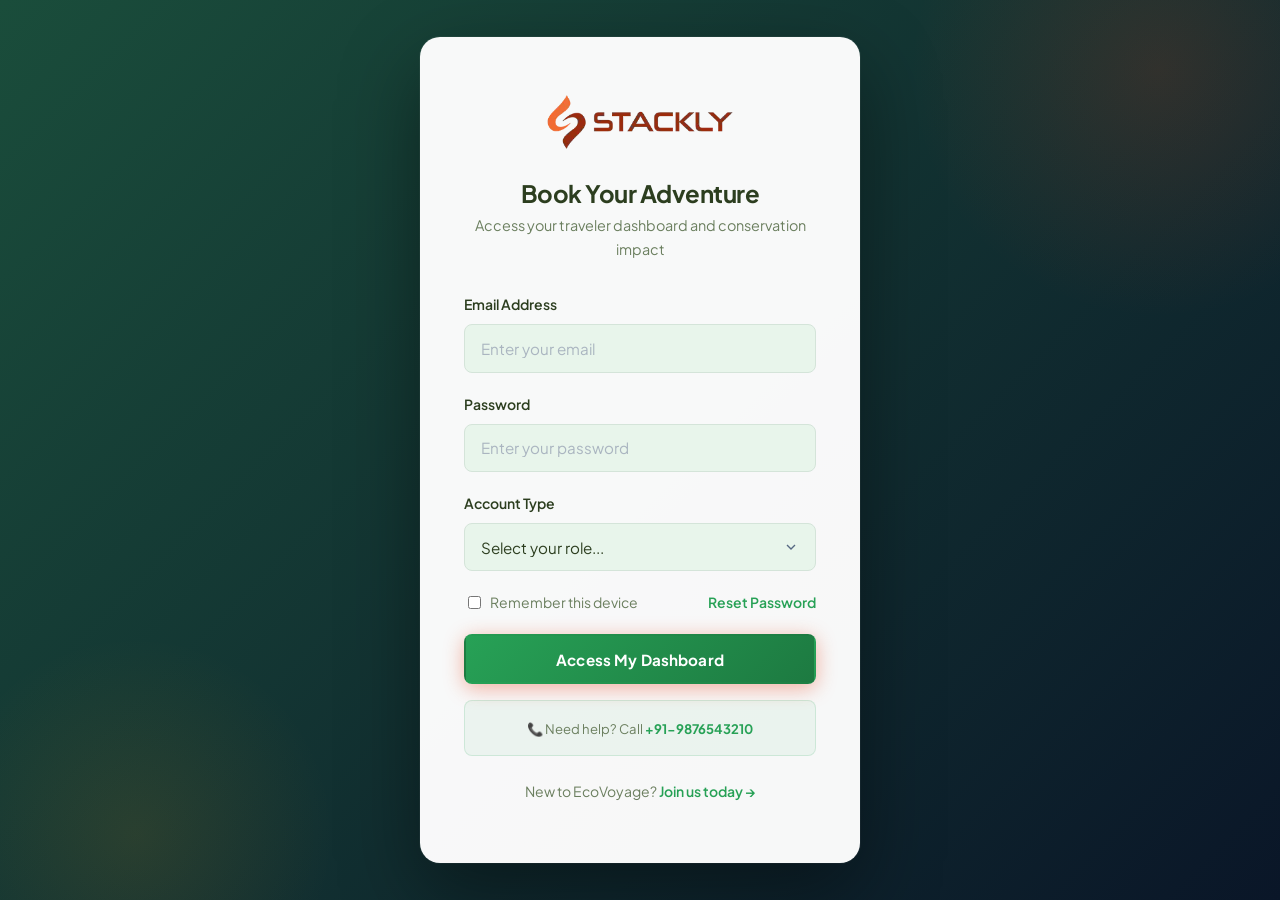
<file: login.html>
﻿<!DOCTYPE html>
<html lang="en">
<head>
  <meta charset="UTF-8" />
  <meta name="viewport" content="width=device-width, initial-scale=1.0" />
  <meta name="description" content="Access your EcoVoyage account to book trips, track conservation impact, and manage your eco-tourism adventures." />
  <title>Book Now | EcoVoyage Login</title>
  <link rel="preconnect" href="https://fonts.googleapis.com" />
  <link rel="preconnect" href="https://fonts.gstatic.com" crossorigin />
  <link href="https://fonts.googleapis.com/css2?family=Plus+Jakarta+Sans:ital,wght@0,400;0,500;0,600;0,700;0,800;1,400&display=swap" rel="stylesheet" />
  <link rel="stylesheet" href="https://unpkg.com/aos@2.3.4/dist/aos.css" />
  <link rel="stylesheet" href="css/style.css" />
  <link rel="stylesheet" href="css/responsive.css" />
  <link rel="stylesheet" href="css/dashboard.css" />
</head>
<body>

  <div class="auth-page">
    <div class="auth-card">
      <div class="auth-card__header">
        <a class="logo" href="index.html" style="display:flex;justify-content:center;">
          <img src="images/stackly-logo-disaster.webp" alt="EcoVoyage" width="200" height="64" />
        </a>
        <h1 class="auth-card__title">Book Your Adventure</h1>
        <p class="auth-card__sub">Access your traveler dashboard and conservation impact</p>
      </div>
      <form novalidate>
        <div class="form-group">
          <label class="form-label" for="login-email">Email Address</label>
          <input type="email" id="login-email" name="email" class="form-input" placeholder="Enter your email" autocomplete="email" required />
        </div>
        <div class="form-group">
          <label class="form-label" for="login-password">Password</label>
          <input type="password" id="login-password" name="password" class="form-input" placeholder="Enter your password" autocomplete="current-password" required />
        </div>
        <div class="form-group">
          <label class="form-label" for="login-role">Account Type</label>
          <select id="login-role" name="role" class="form-input">
            <option value="">Select your role...</option>
            <option value="admin">Trip Organizer</option>
            <option value="customer">Individual Traveler</option>
          </select>
        </div>
        <div style="display:flex;flex-wrap:wrap;justify-content:space-between;align-items:center;gap:0.5rem;margin-bottom:1.25rem;font-size:0.875rem;">
          <label style="display:flex;align-items:center;gap:0.4rem;color:var(--color-text-muted);cursor:pointer;">
            <input type="checkbox" /> Remember this device
          </label>
          <a href="404.html" style="color:var(--color-primary);font-weight:600;">Reset Password</a>
        </div>
        <button type="submit" class="btn btn--primary" style="width:100%;">Access My Dashboard</button>
        <div style="margin-top:1rem;padding:0.85rem;background:rgba(39,161,86,0.06);border:1px solid rgba(39,161,86,0.15);border-radius:8px;text-align:center;">
          <span style="font-size:0.82rem;color:var(--color-text-muted);">📞 Need help? Call <a href="tel:+18006600TRIP" style="color:var(--color-primary);font-weight:700;">+91-9876543210</a></span>
        </div>
      </form>
      <div class="auth-card__footer">
        <p>New to EcoVoyage? <a href="register.html">Join us today →</a></p>
      </div>
    </div>
  </div>
  <script>
    document.querySelector('.auth-card img').style.filter = 'none';

    (function () {
      const form     = document.querySelector('form');
      const email    = document.getElementById('login-email');
      const password = document.getElementById('login-password');
      const role     = document.getElementById('login-role');

      function showError(input, msg) {
        input.classList.add('form-input--error');
        input.classList.remove('form-input--success');
        let el = input.parentElement.querySelector('.form-error-msg');
        if (!el) { el = document.createElement('span'); el.className = 'form-error-msg'; input.parentElement.appendChild(el); }
        el.textContent = msg;
      }

      function showSuccess(input) {
        input.classList.remove('form-input--error');
        input.classList.add('form-input--success');
        const el = input.parentElement.querySelector('.form-error-msg');
        if (el) el.remove();
      }

      function clearError(input) {
        input.classList.remove('form-input--error');
        const el = input.parentElement.querySelector('.form-error-msg');
        if (el) el.remove();
      }

      function isValidEmail(v) { return /^[^\s@]+@[^\s@]+\.[^\s@]+$/.test(v); }

      email.addEventListener('input',    () => clearError(email));
      password.addEventListener('input', () => clearError(password));
      role.addEventListener('change',    () => clearError(role));

      form.addEventListener('submit', function (e) {
        e.preventDefault();
        let ok = true;

        const emailVal = email.value.trim();
        if (!emailVal) {
          showError(email, 'Agency email is required.'); ok = false;
        } else if (!isValidEmail(emailVal)) {
          showError(email, 'Please enter a valid email address.'); ok = false;
        } else { showSuccess(email); }

        if (!password.value) {
          showError(password, 'Password is required.'); ok = false;
        } else if (password.value.length < 8) {
          showError(password, 'Password must be at least 8 characters.'); ok = false;
        } else { showSuccess(password); }

        if (!role.value) {
          showError(role, 'Please select your role.'); ok = false;
        } else { showSuccess(role); }

        if (ok) {
          const stored = JSON.parse(localStorage.getItem('drHQ_user') || '{}');
          stored.email = emailVal;
          stored.role  = role.value;
          localStorage.setItem('drHQ_user', JSON.stringify(stored));
          localStorage.setItem('drHQ_session', '1');
          window.location.href = role.value === 'admin' ? 'admin-dashboard.html' : 'customer-dashboard.html';
        }
      });
    })();
  </script>
</body>
</html>
</file>
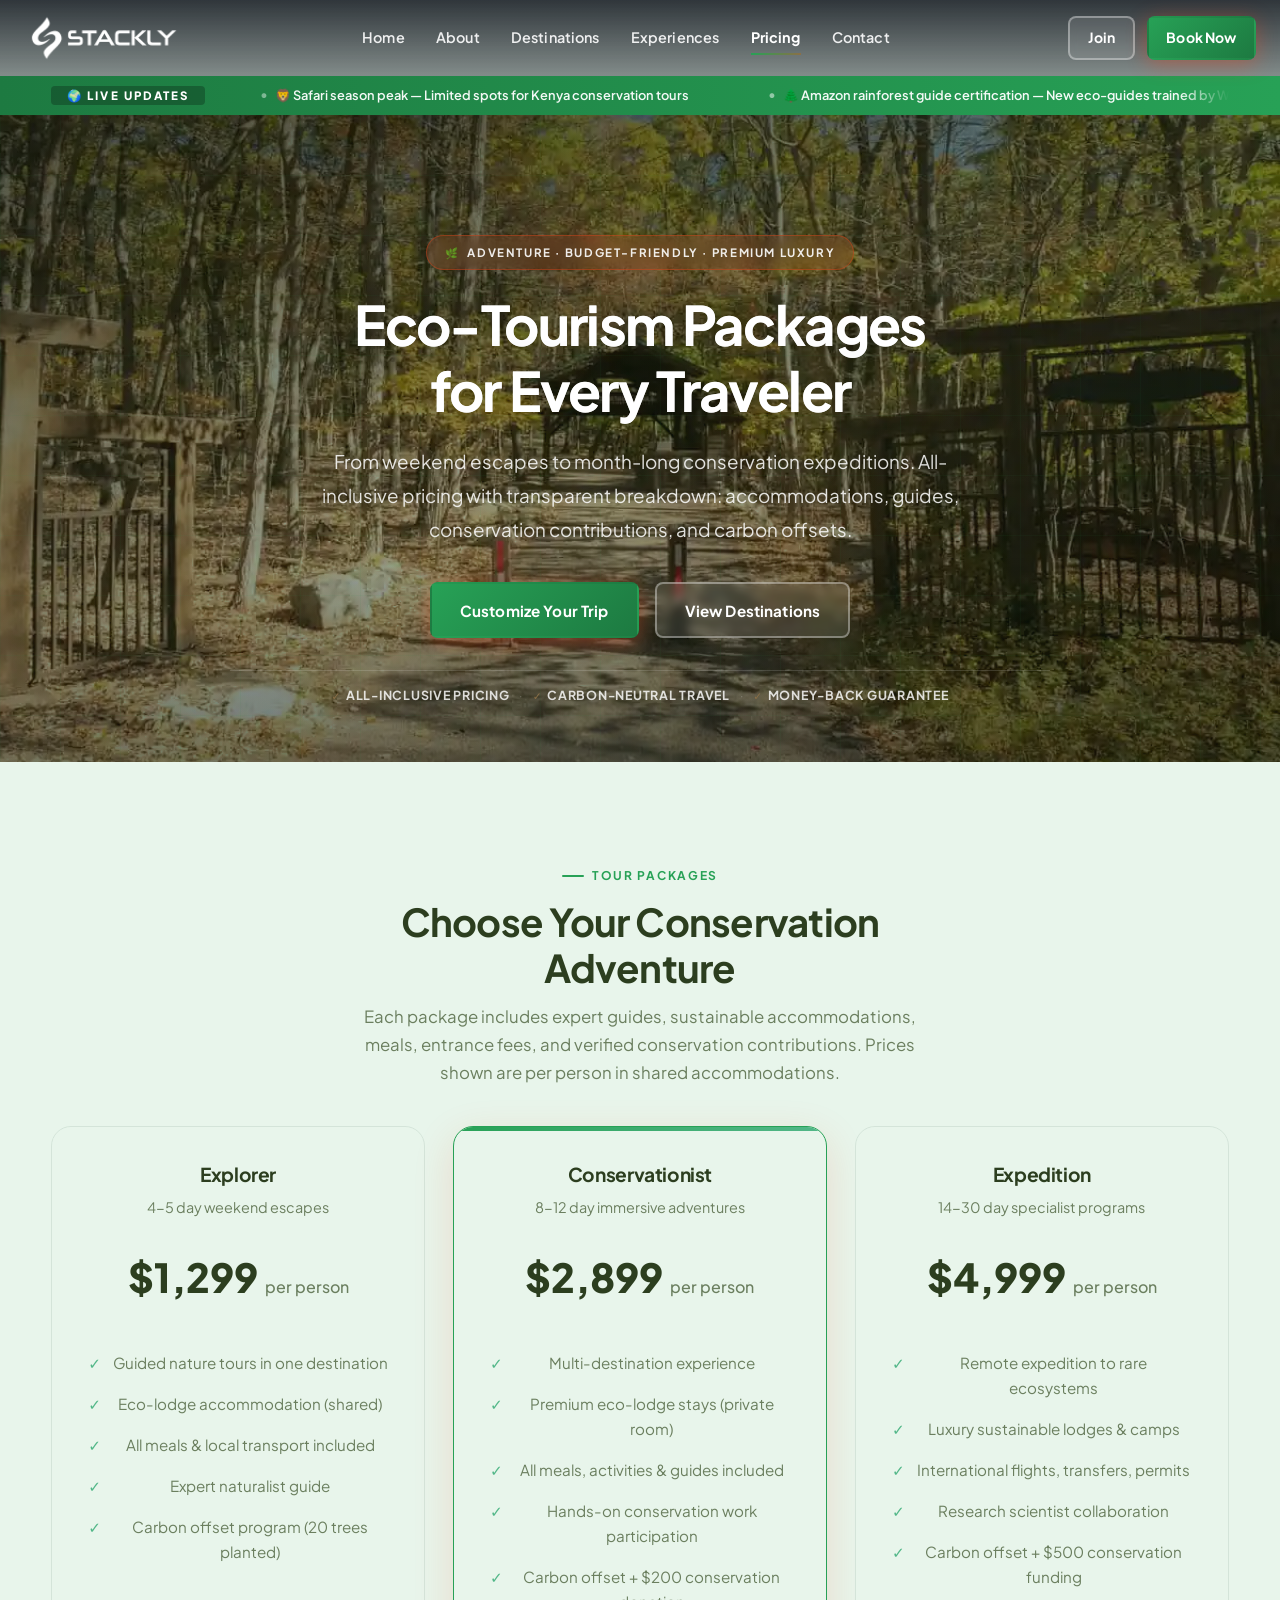
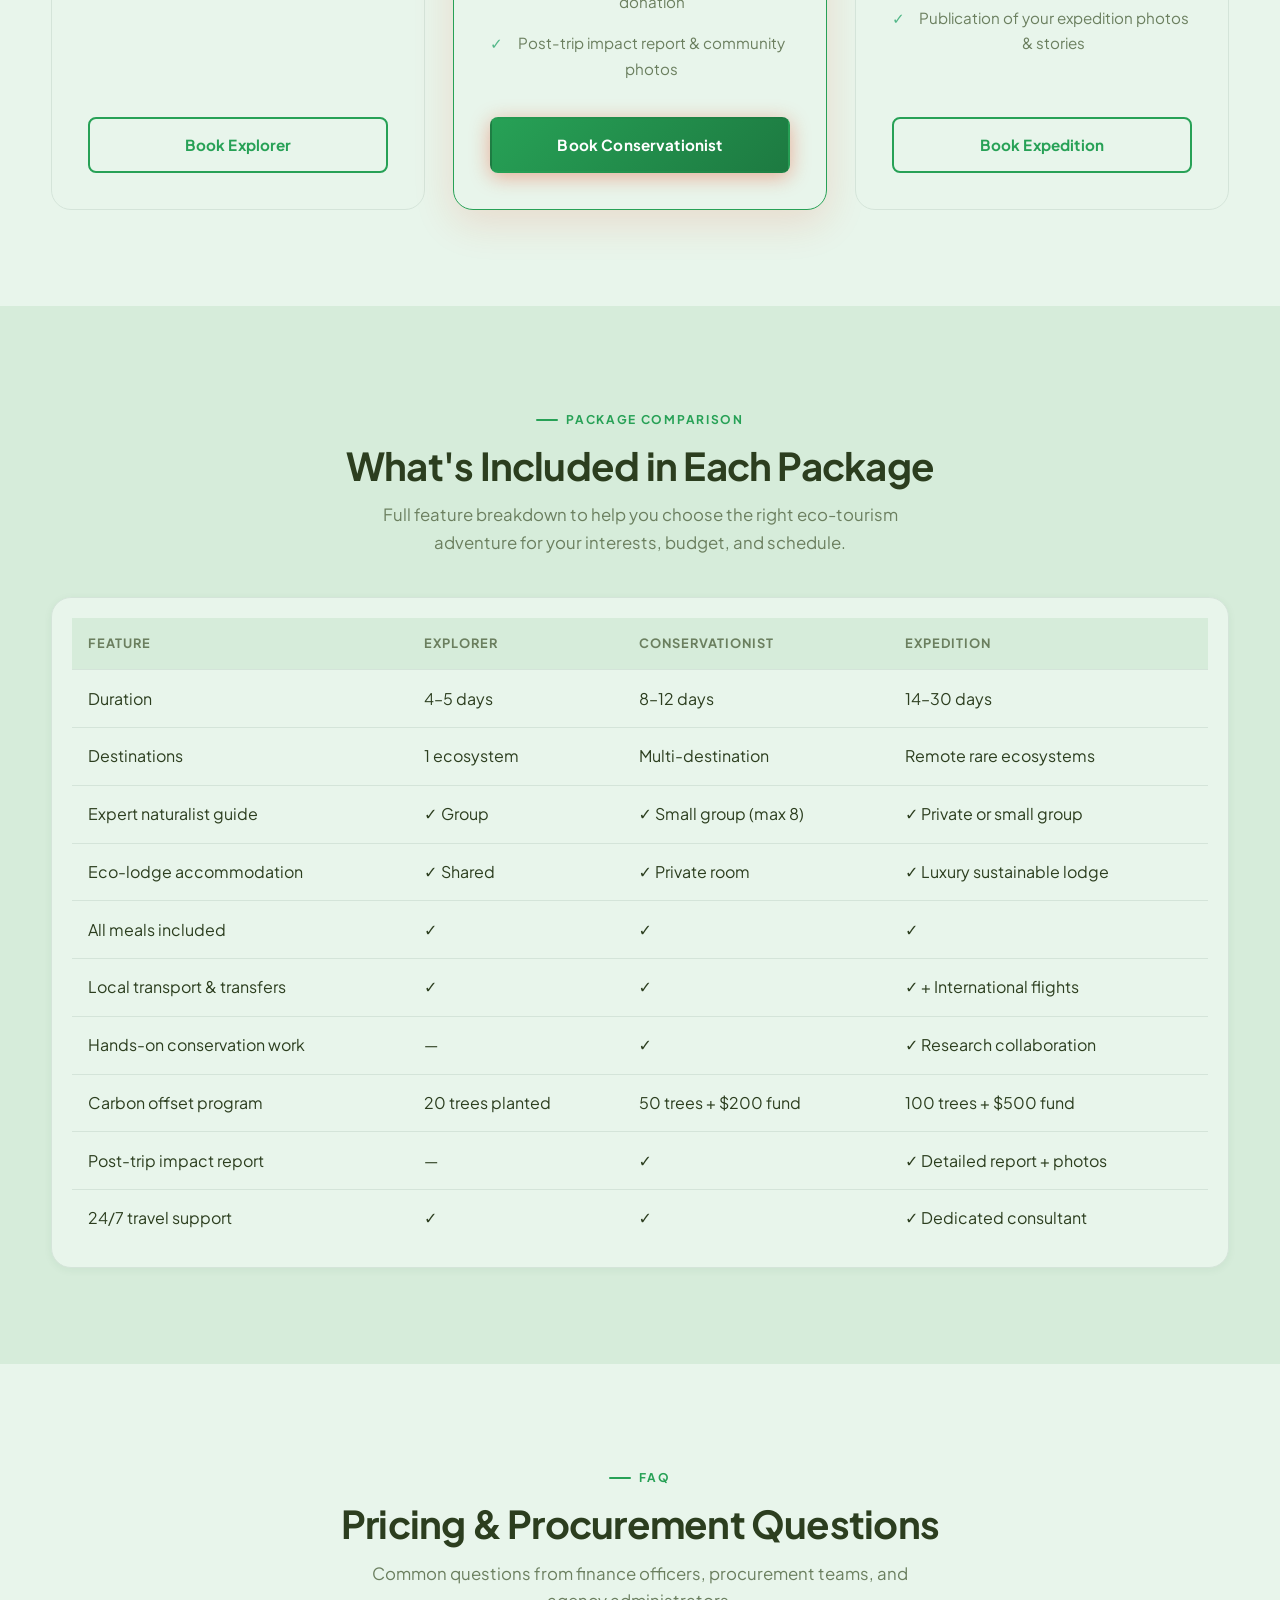
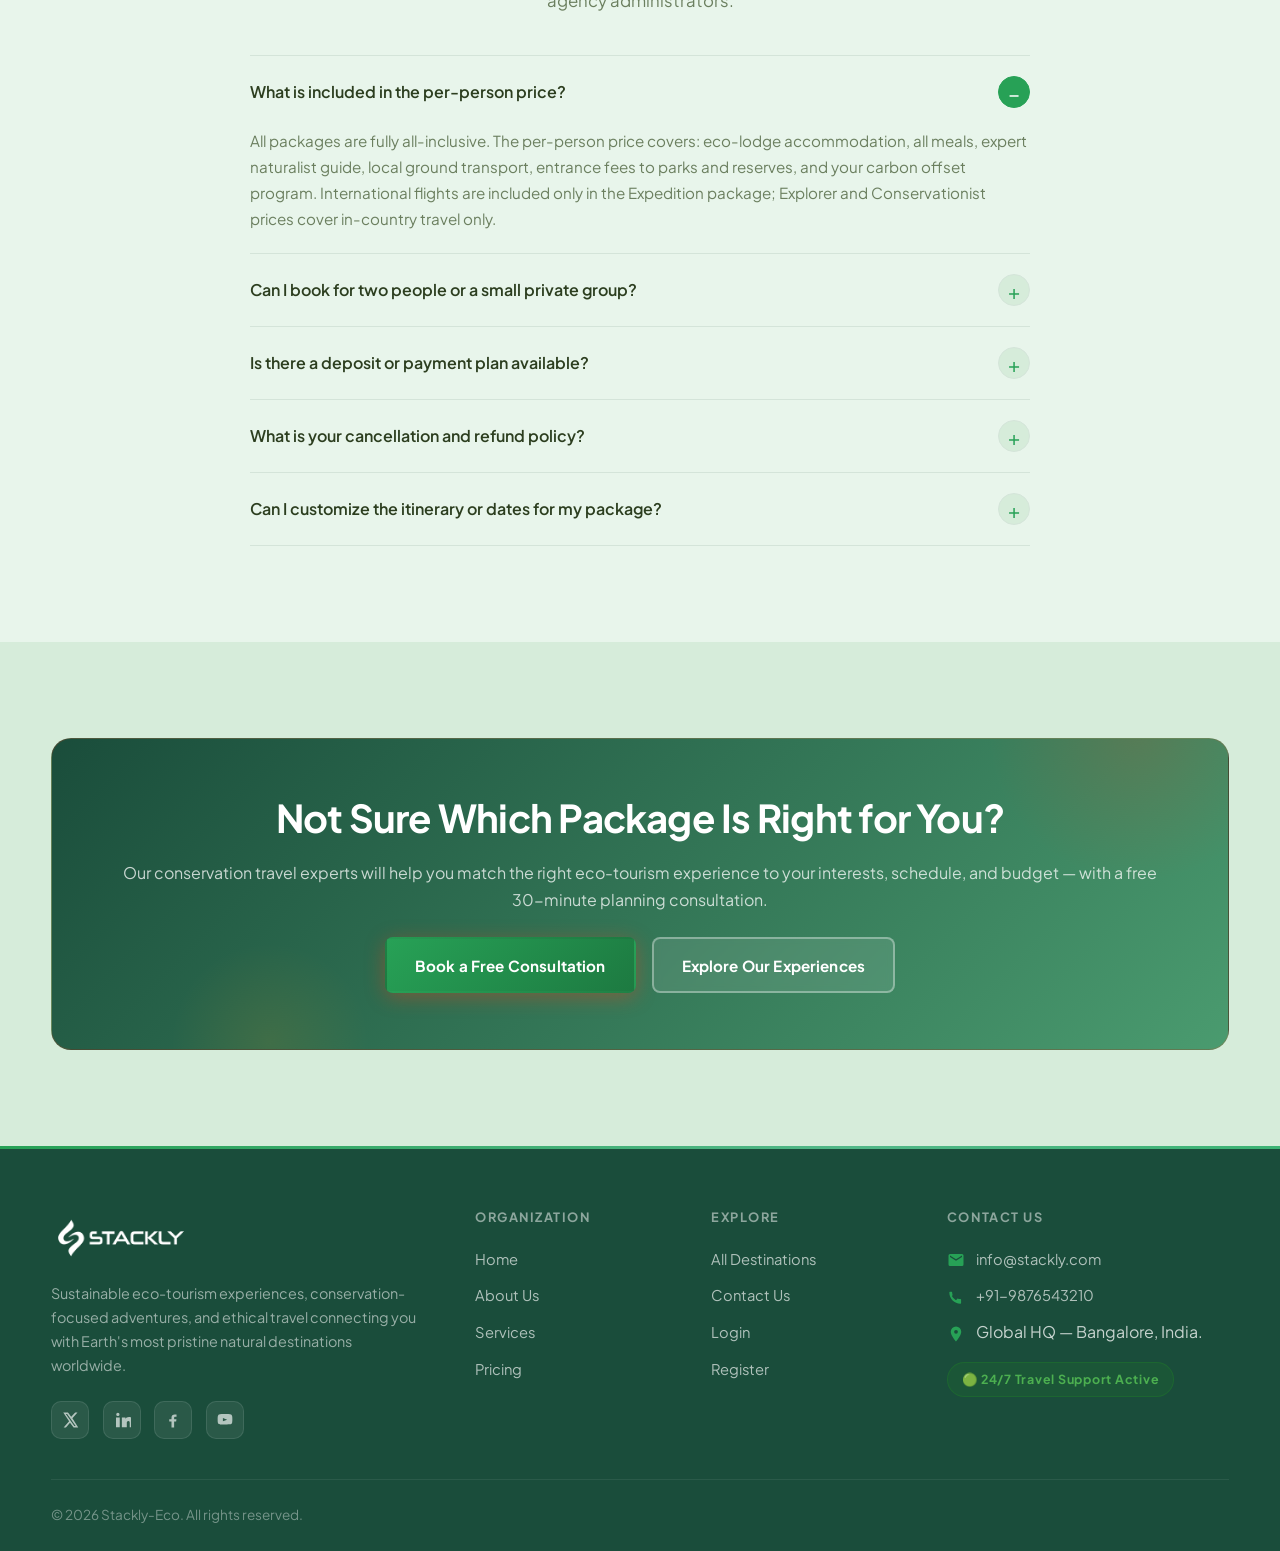
<file: pricing.html>
﻿<!DOCTYPE html>
<html lang="en">
<head>
  <meta charset="UTF-8" />
  <meta name="viewport" content="width=device-width, initial-scale=1.0" />
  <meta name="description" content="Flexible emergency response plans for local, regional, and national agencies. Government-procurement-ready pricing from EcoVoyage." />
  <title>Travel Plans & Pricing | EcoVoyage</title>
  <link rel="preconnect" href="https://fonts.googleapis.com" />
  <link rel="preconnect" href="https://fonts.gstatic.com" crossorigin />
  <link href="https://fonts.googleapis.com/css2?family=Plus+Jakarta+Sans:ital,wght@0,400;0,500;0,600;0,700;0,800;1,400&display=swap" rel="stylesheet" />
  <link rel="stylesheet" href="https://unpkg.com/aos@2.3.4/dist/aos.css" />
  <link rel="stylesheet" href="css/style.css" />
  <link rel="stylesheet" href="css/responsive.css" />
</head>
<body>
  <div id="preloader" aria-hidden="true">
    <div class="preloader__inner">
      <img class="preloader__logo" src="images/stackly-logo-disaster.webp" alt="EcoVoyage" width="240" />
      <div class="preloader__spinner"></div>
    </div>
  </div>
  <header class="site-header site-header--hero" id="site-header">
    <div class="navbar">
      <a class="logo" href="index.html" aria-label="Home">
        <img class="logo__img" src="images/stackly-logo-disaster.webp" alt="EcoVoyage" width="200" height="64" decoding="async" />
      </a>
      <button type="button" class="nav-toggle" aria-label="Toggle navigation" aria-expanded="false" aria-controls="primary-nav">
        <span></span><span></span><span></span>
      </button>
      <nav class="nav" id="primary-nav" aria-label="Primary">
        <ul class="nav__list">
          <li><a href="index.html" class="nav__link">Home</a></li>
          <li><a href="about.html" class="nav__link">About</a></li>
          <li><a href="products.html" class="nav__link">Destinations</a></li>
          <li><a href="services.html" class="nav__link">Experiences</a></li>
          <li><a href="pricing.html" class="nav__link is-active">Pricing</a></li>
          <li><a href="contact.html" class="nav__link">Contact</a></li>
        </ul>
        <div class="nav__actions">
          <a href="register.html" class="btn btn--ghost btn--sm">Join</a>
          <a href="login.html" class="btn btn--primary btn--sm">Book Now</a>
        </div>
      </nav>
    </div>
  </header>
  <div class="alert-ticker" role="marquee" aria-label="Latest eco-tourism updates">
    <div class="container" style="display:flex;align-items:center;gap:1rem;overflow:hidden;">
      <span class="alert-ticker__label">🌍 LIVE UPDATES</span>
      <div class="alert-ticker__inner">
        <div class="alert-ticker__track">
          <span class="alert-ticker__item">🦁 Safari season peak — Limited spots for Kenya conservation tours</span>
          <span class="alert-ticker__item">🌲 Amazon rainforest guide certification — New eco-guides trained by WWF</span>
          <span class="alert-ticker__item">🐠 Coral reef restoration — Maldives initiative 85% habitat recovery</span>
          <span class="alert-ticker__item">🏔️ Mountain wildlife tracking — Nepal Himalayan expedition booking open</span>
          <span class="alert-ticker__item">🌿 Carbon offset credits — Every journey plants 10 trees</span>
          <span class="alert-ticker__item">🦅 Bird watching festival — Costa Rica biodiversity showcase next month</span>
          <span class="alert-ticker__item">🦁 Safari season peak — Limited spots for Kenya conservation tours</span>
          <span class="alert-ticker__item">🌲 Amazon rainforest guide certification — New eco-guides trained by WWF</span>
          <span class="alert-ticker__item">🐠 Coral reef restoration — Maldives initiative 85% habitat recovery</span>
          <span class="alert-ticker__item">🏔️ Mountain wildlife tracking — Nepal Himalayan expedition booking open</span>
          <span class="alert-ticker__item">🌿 Carbon offset credits — Every journey plants 10 trees</span>
          <span class="alert-ticker__item">🦅 Bird watching festival — Costa Rica biodiversity showcase next month</span>
        </div>
      </div>
    </div>
  </div>
  <main>
    <section class="hero hero--subpage hero--pricing" id="top" aria-label="Tour Packages">
      <div class="hero__inner">
        <div class="hero__content">
          <p class="hero__kicker">Adventure · Budget-Friendly · Premium Luxury</p>
          <h1>Eco-Tourism Packages for Every Traveler</h1>
          <p class="hero__lead">From weekend escapes to month-long conservation expeditions. All-inclusive pricing with transparent breakdown: accommodations, guides, conservation contributions, and carbon offsets.</p>
          <div class="hero__actions">
            <a href="404.html" class="btn btn--primary">Customize Your Trip</a>
            <a href="404.html" class="btn btn--ghost">View Destinations</a>
          </div>
          <p class="hero__trust" role="group" aria-label="Package highlights">
            <span class="hero__trust-item">All-Inclusive Pricing</span>
            <span class="hero__trust-sep" aria-hidden="true">·</span>
            <span class="hero__trust-item">Carbon-Neutral Travel</span>
            <span class="hero__trust-sep" aria-hidden="true">·</span>
            <span class="hero__trust-item">Money-Back Guarantee</span>
          </p>
        </div>
      </div>
    </section>

    <section class="section" id="plans">
      <div class="container text-center">
        <span class="section__eyebrow">Tour Packages</span>
        <h2 class="section__title">Choose Your Conservation Adventure</h2>
        <p class="section__lead">Each package includes expert guides, sustainable accommodations, meals, entrance fees, and verified conservation contributions. Prices shown are per person in shared accommodations.</p>
        <div class="pricing-grid" style="margin-top:2.5rem;">
          <article class="pricing-card" data-aos="fade-up">
            <h3>Explorer</h3>
            <p class="mb-0" style="color:var(--color-text-muted);font-size:0.9rem;">4-5 day weekend escapes</p>
            <p class="pricing-card__price">$1,299 <small>per person</small></p>
            <ul>
              <li>Guided nature tours in one destination</li>
              <li>Eco-lodge accommodation (shared)</li>
              <li>All meals & local transport included</li>
              <li>Expert naturalist guide</li>
              <li>Carbon offset program (20 trees planted)</li>
            </ul>
            <a href="404.html" class="btn btn--outline">Book Explorer</a>
          </article>
          <article class="pricing-card pricing-card--featured" data-aos="fade-up" data-aos-delay="80">
            <h3>Conservationist</h3>
            <p class="mb-0" style="color:var(--color-text-muted);font-size:0.9rem;">8-12 day immersive adventures</p>
            <p class="pricing-card__price">$2,899 <small>per person</small></p>
            <ul>
              <li>Multi-destination experience</li>
              <li>Premium eco-lodge stays (private room)</li>
              <li>All meals, activities & guides included</li>
              <li>Hands-on conservation work participation</li>
              <li>Carbon offset + $200 conservation donation</li>
              <li>Post-trip impact report & community photos</li>
            </ul>
            <a href="404.html" class="btn btn--primary">Book Conservationist</a>
          </article>
          <article class="pricing-card" data-aos="fade-up" data-aos-delay="160">
            <h3>Expedition</h3>
            <p class="mb-0" style="color:var(--color-text-muted);font-size:0.9rem;">14-30 day specialist programs</p>
            <p class="pricing-card__price">$4,999 <small>per person</small></p>
            <ul>
              <li>Remote expedition to rare ecosystems</li>
              <li>Luxury sustainable lodges & camps</li>
              <li>International flights, transfers, permits</li>
              <li>Research scientist collaboration</li>
              <li>Carbon offset + $500 conservation funding</li>
              <li>Publication of your expedition photos & stories</li>
            </ul>
            <a href="404.html" class="btn btn--outline">Book Expedition</a>
          </article>
        </div>
      </div>
    </section>

    <section class="section section--alt" id="comparison">
      <div class="container">
        <div class="text-center">
          <span class="section__eyebrow">Package Comparison</span>
          <h2 class="section__title">What's Included in Each Package</h2>
          <p class="section__lead">Full feature breakdown to help you choose the right eco-tourism adventure for your interests, budget, and schedule.</p>
        </div>
        <div class="table-card" style="margin-top:2rem;" data-aos="fade-up">
          <table class="data-table">
            <thead>
              <tr>
                <th>Feature</th>
                <th>Explorer</th>
                <th>Conservationist</th>
                <th>Expedition</th>
              </tr>
            </thead>
            <tbody>
              <tr><td>Duration</td><td>4–5 days</td><td>8–12 days</td><td>14–30 days</td></tr>
              <tr><td>Destinations</td><td>1 ecosystem</td><td>Multi-destination</td><td>Remote rare ecosystems</td></tr>
              <tr><td>Expert naturalist guide</td><td>✓ Group</td><td>✓ Small group (max 8)</td><td>✓ Private or small group</td></tr>
              <tr><td>Eco-lodge accommodation</td><td>✓ Shared</td><td>✓ Private room</td><td>✓ Luxury sustainable lodge</td></tr>
              <tr><td>All meals included</td><td>✓</td><td>✓</td><td>✓</td></tr>
              <tr><td>Local transport & transfers</td><td>✓</td><td>✓</td><td>✓ + International flights</td></tr>
              <tr><td>Hands-on conservation work</td><td>—</td><td>✓</td><td>✓ Research collaboration</td></tr>
              <tr><td>Carbon offset program</td><td>20 trees planted</td><td>50 trees + $200 fund</td><td>100 trees + $500 fund</td></tr>
              <tr><td>Post-trip impact report</td><td>—</td><td>✓</td><td>✓ Detailed report + photos</td></tr>
              <tr><td>24/7 travel support</td><td>✓</td><td>✓</td><td>✓ Dedicated consultant</td></tr>
            </tbody>
          </table>
        </div>
      </div>
    </section>

    <section class="section" id="faq">
      <div class="container">
        <div class="text-center">
          <span class="section__eyebrow">FAQ</span>
          <h2 class="section__title">Pricing & Procurement Questions</h2>
          <p class="section__lead">Common questions from finance officers, procurement teams, and agency administrators.</p>
        </div>
        <div class="faq-list" style="margin-top:2rem;">
          <details class="faq-item" open>
            <summary>What is included in the per-person price?</summary>
            <div class="faq-body">All packages are fully all-inclusive. The per-person price covers: eco-lodge accommodation, all meals, expert naturalist guide, local ground transport, entrance fees to parks and reserves, and your carbon offset program. International flights are included only in the Expedition package; Explorer and Conservationist prices cover in-country travel only.</div>
          </details>
          <details class="faq-item">
            <summary>Can I book for two people or a small private group?</summary>
            <div class="faq-body">Absolutely. Couples, friends, and small private groups (2–8 people) can book any package as a private group experience — prices remain the same per person. For groups of 9 or more, contact us for tailored group pricing and itinerary design.</div>
          </details>
          <details class="faq-item">
            <summary>Is there a deposit or payment plan available?</summary>
            <div class="faq-body">A 30% deposit secures your booking, with the balance due 60 days before departure. Flexible payment plans spreading the balance across monthly installments are available — ask our team when enquiring.</div>
          </details>
          <details class="faq-item">
            <summary>What is your cancellation and refund policy?</summary>
            <div class="faq-body">Cancellations made 90+ days before departure receive a full refund minus a small processing fee. Cancellations within 60–89 days retain 50% refund. Within 60 days, deposits are non-refundable, but we offer trip rescheduling at no extra cost. We recommend purchasing travel insurance for full coverage.</div>
          </details>
          <details class="faq-item">
            <summary>Can I customize the itinerary or dates for my package?</summary>
            <div class="faq-body">Yes — all three packages can be tailored for your preferred dates (subject to availability) and specific interests. The Conservationist and Expedition tiers include a complimentary itinerary customization consultation with one of our conservation travel experts.</div>
          </details>
        </div>
      </div>
    </section>

    <section class="section section--alt">
      <div class="container">
        <div class="cta-band">
          <h2>Not Sure Which Package Is Right for You?</h2>
          <p>Our conservation travel experts will help you match the right eco-tourism experience to your interests, schedule, and budget — with a free 30-minute planning consultation.</p>
          <div style="display:flex;flex-wrap:wrap;gap:1rem;justify-content:center;margin-top:1.5rem;">
            <a href="contact.html" class="btn btn--primary">Book a Free Consultation</a>
            <a href="services.html" class="btn btn--ghost">Explore Our Experiences</a>
          </div>
        </div>
      </div>
    </section>
  </main>
  <footer class="site-footer site-footer--center-content">
    <div class="container footer-grid">
      <div class="footer-brand">
        <a class="logo" href="index.html" aria-label="Home">
          <img class="logo__img" src="images/stackly-logo-disaster.webp" alt="EcoVoyage" width="200" height="64" decoding="async" />
        </a>
        <p>Sustainable eco-tourism experiences, conservation-focused adventures, and ethical travel connecting you with Earth's most pristine natural destinations worldwide.</p>
        <div class="footer-social" aria-label="Social links">
          <a class="footer-social__link" href="404.html" aria-label="Twitter/X">
            <svg class="footer-social__icon" viewBox="0 0 24 24" width="18" height="18" aria-hidden="true"><path fill="currentColor" d="M18.9 2H22l-6.8 7.8L23 22h-6.2l-4.8-6.2L6.6 22H3.5l7.3-8.4L3 2h6.3l4.3 5.6L18.9 2Zm-1.1 18h1.7L8.2 3.9H6.4L17.8 20Z"/></svg>
          </a>
          <a class="footer-social__link" href="404.html" aria-label="LinkedIn">
            <svg class="footer-social__icon" viewBox="0 0 24 24" width="18" height="18" aria-hidden="true"><path fill="currentColor" d="M6.5 6.7A2.2 2.2 0 1 1 6.5 2.3a2.2 2.2 0 0 1 0 4.4ZM4 21.8V8.6h5v13.2H4Zm7.8 0V8.6h4.8v1.8h.1c.7-1.2 2.3-2.3 4.7-2.3c5 0 5.9 3.3 5.9 7.6v6.1h-5v-5.4c0-1.3 0-3-1.8-3s-2.1 1.4-2.1 2.9v5.5h-5Z"/></svg>
          </a>
          <a class="footer-social__link" href="404.html" aria-label="Facebook">
            <svg class="footer-social__icon" viewBox="0 0 24 24" width="18" height="18" aria-hidden="true"><path fill="currentColor" d="M13.5 22v-8h2.7l.4-3H13.5V9.1c0-.9.3-1.6 1.7-1.6h1.5V4.8c-.3 0-1.3-.1-2.5-.1c-2.5 0-4.2 1.5-4.2 4.3V11H7v3h3v8h3.5Z"/></svg>
          </a>
          <a class="footer-social__link" href="404.html" aria-label="YouTube">
            <svg class="footer-social__icon" viewBox="0 0 24 24" width="18" height="18" aria-hidden="true"><path fill="currentColor" d="M21.6 7.2s-.2-1.4-.8-2c-.8-.8-1.7-.8-2.1-.9C16.2 4.1 12 4.1 12 4.1s-4.2 0-6.7.2c-.4.1-1.3.1-2.1.9-.6.6-.8 2-.8 2S2.2 8.8 2.2 10.4v1.5c0 1.6.2 3.2.2 3.2s.2 1.4.8 2c.8.8 1.8.8 2.3.8C6.9 18 12 18 12 18s4.2 0 6.7-.2c.4-.1 1.3-.1 2.1-.9.6-.6.8-2 .8-2s.2-1.6.2-3.2v-1.5c0-1.6-.2-3.2-.2-3.2zm-12.4 6.5V9.3l5.7 2.2-5.7 2.2z"/></svg>
          </a>
        </div>
      </div>
      <div>
        <h4>Organization</h4>
        <ul class="footer-links">
          <li><a href="index.html">Home</a></li>
          <li><a href="about.html">About Us</a></li>
          <li><a href="services.html">Services</a></li>
          <li><a href="pricing.html">Pricing</a></li>
        </ul>
      </div>
      <div>
        <h4>Explore</h4>
        <ul class="footer-links">
          <li><a href="products.html">All Destinations</a></li>
          <li><a href="contact.html">Contact Us</a></li>
          <li><a href="login.html">Login</a></li>
          <li><a href="register.html">Register</a></li>
        </ul>
      </div>
      <div>
        <h4>Contact Us</h4>
        <ul class="footer-links footer-contact">
          <li>
            <span class="footer-contact__ico" aria-hidden="true">
              <svg viewBox="0 0 24 24" width="18" height="18"><path fill="currentColor" d="M20 4H4a2 2 0 0 0-2 2v12a2 2 0 0 0 2 2h16a2 2 0 0 0 2-2V6a2 2 0 0 0-2-2Zm0 4-8 5L4 8V6l8 5 8-5v2Z"/></svg>
            </span>
            <a href="mailto:info@stackly-eco.com">info@stackly.com</a>
          </li>
          <li>
            <span class="footer-contact__ico" aria-hidden="true">
              <svg viewBox="0 0 24 24" width="18" height="18"><path fill="currentColor" d="M6.6 10.8c1.2 2.3 3.1 4.2 5.4 5.4l1.8-1.8c.2-.2.6-.3.9-.2 1 .3 2.1.5 3.2.5.5 0 .9.4.9.9V20c0 .5-.4.9-.9.9C9.9 20.9 3.1 14.1 3.1 5.9c0-.5.4-.9.9-.9H6c.5 0 .9.4.9.9 0 1.1.2 2.2.5 3.2.1.3 0 .7-.2.9l-1.6 1.7Z"/></svg>
            </span>
            <a href="tel:+919876543210">+91-9876543210</a>
          </li>
          <li>
            <span class="footer-contact__ico" aria-hidden="true">
              <svg viewBox="0 0 24 24" width="18" height="18"><path fill="currentColor" d="M12 2a7 7 0 0 1 7 7c0 5.2-7 13-7 13S5 14.2 5 9a7 7 0 0 1 7-7Zm0 9.5A2.5 2.5 0 1 0 12 6.5a2.5 2.5 0 0 0 0 5Z"/></svg>
            </span>
            <span>Global HQ &#x2014; Bangalore, India.</span>
          </li>
          <li style="margin-top:1rem;">
            <span style="display:inline-flex;align-items:center;gap:0.4rem;background:rgba(34,139,34,0.15);border:1px solid rgba(34,139,34,0.3);color:#4caf50;padding:0.4rem 0.85rem;border-radius:100px;font-size:0.78rem;font-weight:700;letter-spacing:0.06em;">
              🟢 24/7 Travel Support Active
            </span>
          </li>
        </ul>
      </div>
    </div>
    <div class="container footer-bottom">
      <span class="footer-bottom__brand">
        <span>© <span id="year"></span> Stackly-Eco. All rights reserved.</span>
      </span>
    </div>
  </footer>
  <script src="https://unpkg.com/aos@2.3.4/dist/aos.js"></script>
  <script src="js/main.js"></script>
  <script>document.getElementById("year").textContent = new Date().getFullYear();</script>
</body>
</html>
</file>
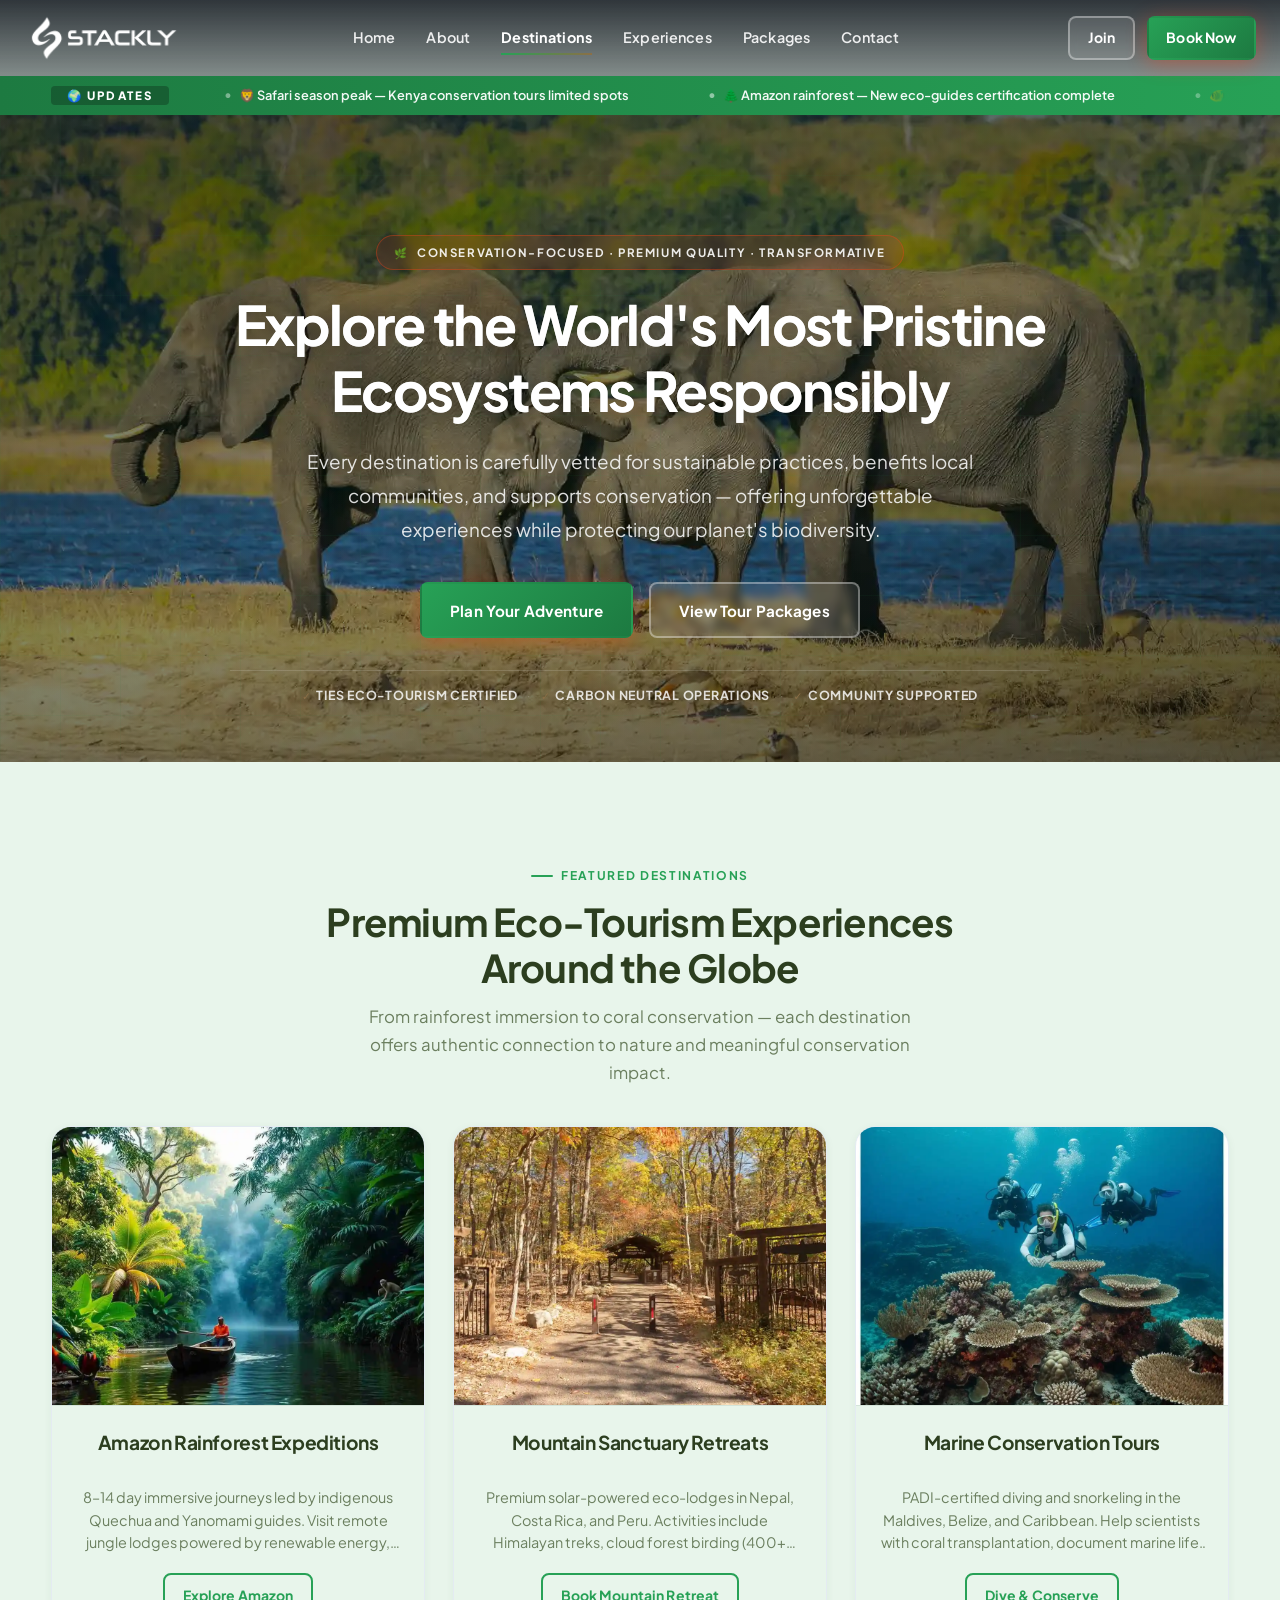
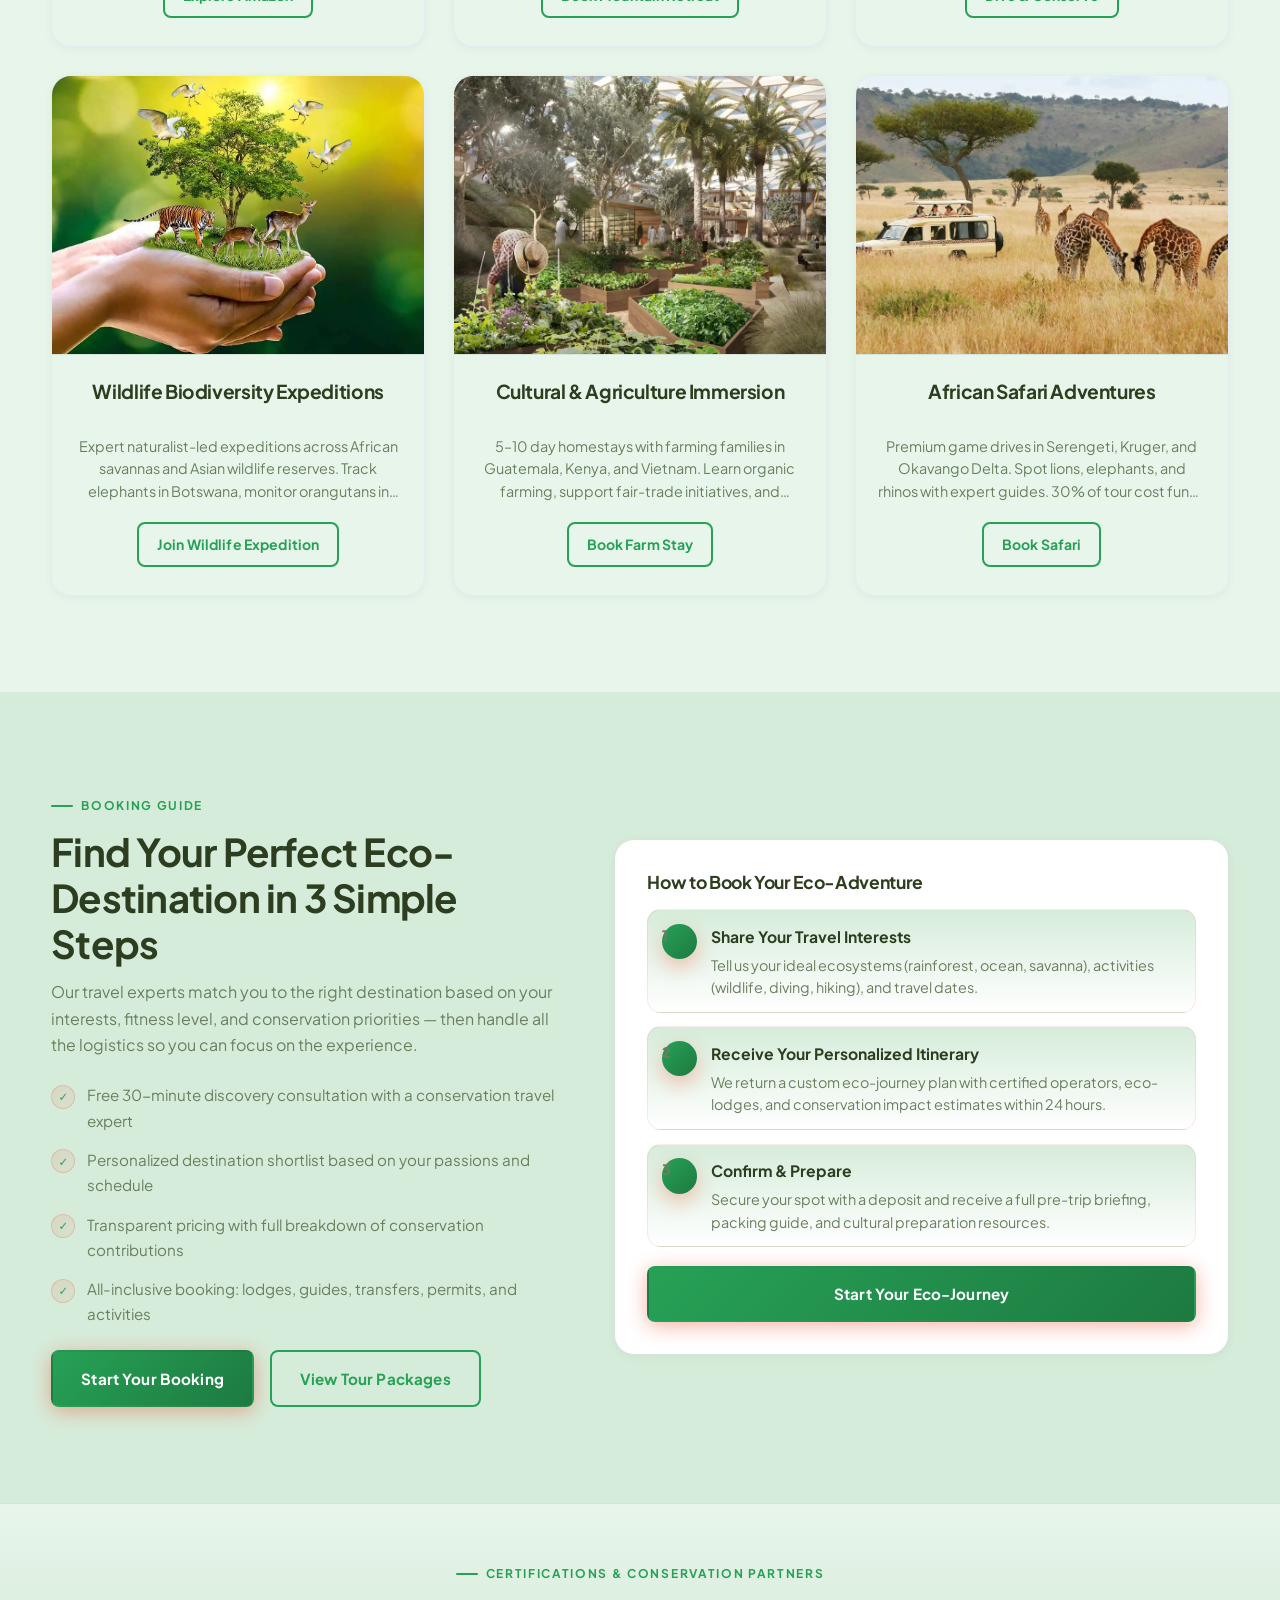
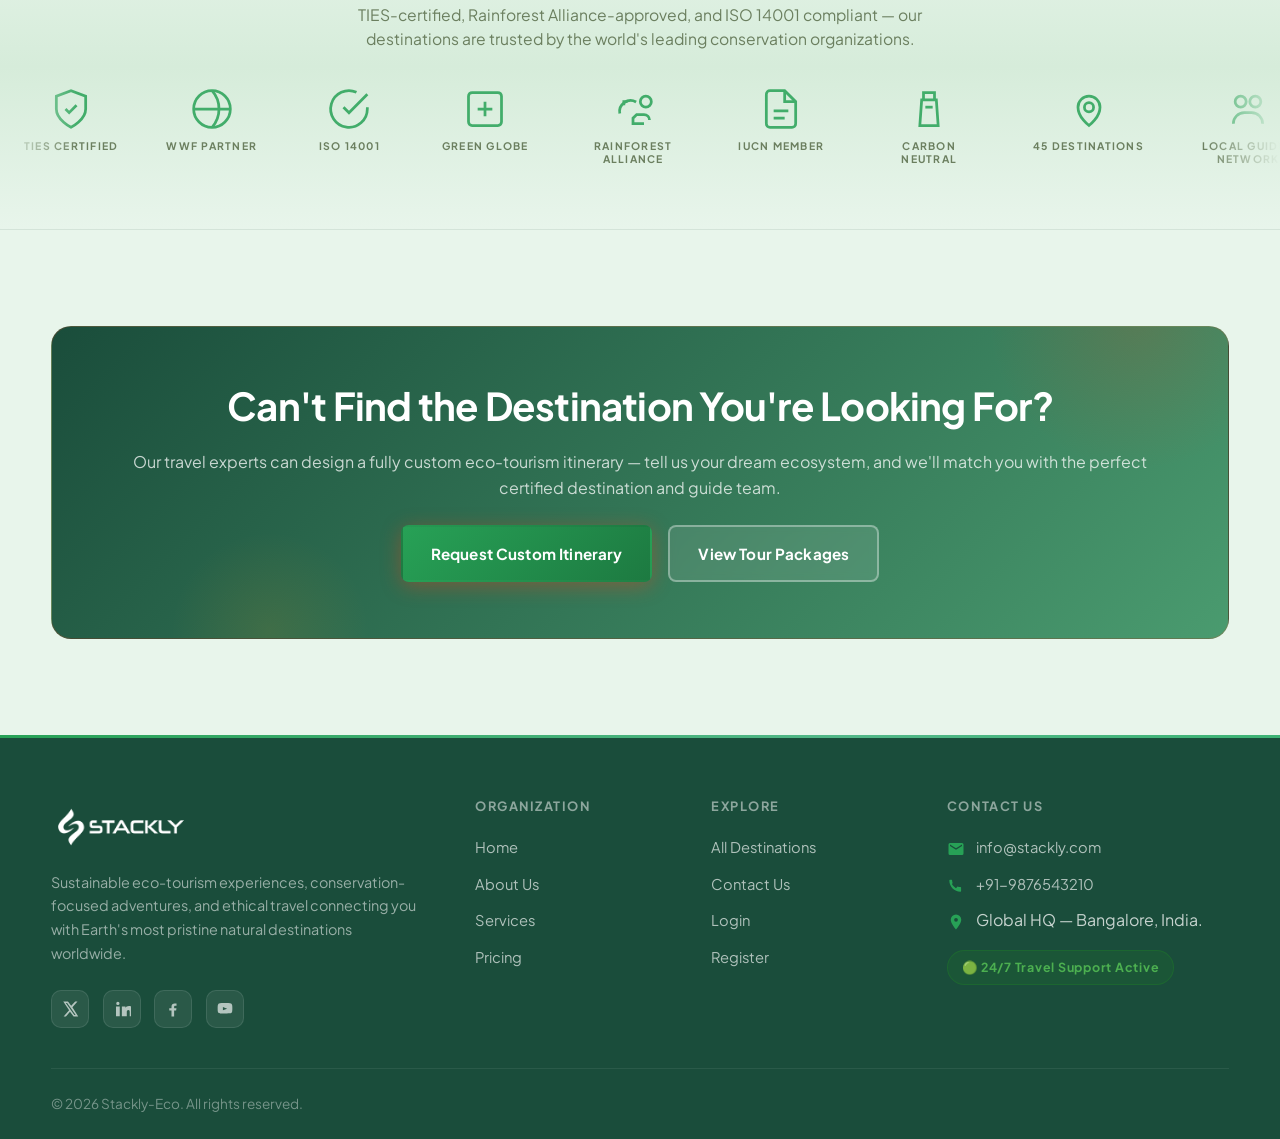
<file: products.html>
﻿<!DOCTYPE html>
<html lang="en">
<head>
  <meta charset="UTF-8" />
  <meta name="viewport" content="width=device-width, initial-scale=1.0" />
  <meta description="Premium eco-tourism destinations: rainforest expeditions, mountain retreats, marine conservation, wildlife tours, and cultural immersion experiences." />
  <title>Destinations | EcoVoyage</title>
  <link rel="preconnect" href="https://fonts.googleapis.com" />
  <link rel="preconnect" href="https://fonts.gstatic.com" crossorigin />
  <link href="https://fonts.googleapis.com/css2?family=Plus+Jakarta+Sans:ital,wght@0,400;0,500;0,600;0,700;0,800;1,400&display=swap" rel="stylesheet" />
  <link rel="stylesheet" href="https://unpkg.com/aos@2.3.4/dist/aos.css" />
  <link rel="stylesheet" href="css/style.css" />
  <link rel="stylesheet" href="css/responsive.css" />
</head>
<body>
  <div id="preloader" aria-hidden="true">
    <div class="preloader__inner">
      <img class="preloader__logo" src="images/stackly-logo-disaster.webp" alt="EcoVoyage" width="240" />
      <div class="preloader__spinner"></div>
    </div>
  </div>
  <header class="site-header site-header--hero" id="site-header">
    <div class="navbar">
      <a class="logo" href="index.html" aria-label="Home">
        <img class="logo__img" src="images/stackly-logo-disaster.webp" alt="EcoVoyage" width="200" height="64" decoding="async" />
      </a>
      <button type="button" class="nav-toggle" aria-label="Toggle navigation" aria-expanded="false" aria-controls="primary-nav">
        <span></span><span></span><span></span>
      </button>
      <nav class="nav" id="primary-nav" aria-label="Primary">
        <ul class="nav__list">
          <li><a href="index.html" class="nav__link">Home</a></li>
          <li><a href="about.html" class="nav__link">About</a></li>
          <li><a href="products.html" class="nav__link is-active">Destinations</a></li>
          <li><a href="services.html" class="nav__link">Experiences</a></li>
          <li><a href="pricing.html" class="nav__link">Packages</a></li>
          <li><a href="contact.html" class="nav__link">Contact</a></li>
        </ul>
        <div class="nav__actions">
          <a href="register.html" class="btn btn--ghost btn--sm">Join</a>
          <a href="login.html" class="btn btn--primary btn--sm">Book Now</a>
        </div>
      </nav>
    </div>
  </header>
  <div class="alert-ticker" role="marquee" aria-label="Latest updates">
    <div class="container" style="display:flex;align-items:center;gap:1rem;overflow:hidden;">
      <span class="alert-ticker__label">🌍 UPDATES</span>
      <div class="alert-ticker__inner">
        <div class="alert-ticker__track">
          <span class="alert-ticker__item">🦁 Safari season peak — Kenya conservation tours limited spots</span>
          <span class="alert-ticker__item">🌲 Amazon rainforest — New eco-guides certification complete</span>
          <span class="alert-ticker__item">🐠 Coral restoration — Maldives 85% recovery achieved</span>
          <span class="alert-ticker__item">🏔️ Mountain expeditions — Nepal Himalayas now open</span>
          <span class="alert-ticker__item">🌿 Carbon offset — 10 trees planted per journey</span>
          <span class="alert-ticker__item">🦅 Bird watching festival — Costa Rica biodiversity showcase</span>
          <span class="alert-ticker__item">🦁 Safari season peak — Kenya conservation tours limited spots</span>
          <span class="alert-ticker__item">🌲 Amazon rainforest — New eco-guides certification complete</span>
          <span class="alert-ticker__item">🐠 Coral restoration — Maldives 85% recovery achieved</span>
          <span class="alert-ticker__item">🏔️ Mountain expeditions — Nepal Himalayas now open</span>
          <span class="alert-ticker__item">🌿 Carbon offset — 10 trees planted per journey</span>
          <span class="alert-ticker__item">🦅 Bird watching festival — Costa Rica biodiversity showcase</span>
        </div>
      </div>
    </div>
  </div>
  <main>
    <section class="hero hero--subpage hero--destinations" id="top" aria-label="Eco-Tourism Destinations">
      <div class="hero__inner">
        <div class="hero__content">
          <p class="hero__kicker">Conservation-Focused · Premium Quality · Transformative</p>
          <h1>Explore the World's Most Pristine Ecosystems Responsibly</h1>
          <p class="hero__lead">Every destination is carefully vetted for sustainable practices, benefits local communities, and supports conservation — offering unforgettable experiences while protecting our planet's biodiversity.</p>
          <div class="hero__actions">
            <a href="404.html" class="btn btn--primary">Plan Your Adventure</a>
            <a href="404.html" class="btn btn--ghost">View Tour Packages</a>
          </div>
          <p class="hero__trust" role="group" aria-label="Destination credentials">
            <span class="hero__trust-item">TIES Eco-Tourism Certified</span>
            <span class="hero__trust-sep" aria-hidden="true">·</span>
            <span class="hero__trust-item">Carbon Neutral Operations</span>
            <span class="hero__trust-sep" aria-hidden="true">·</span>
            <span class="hero__trust-item">Community Supported</span>
          </p>
        </div>
      </div>
    </section>

    <section class="section catalog-section" id="catalog" aria-labelledby="catalog-heading">
      <div class="container text-center">
        <span class="section__eyebrow">Featured Destinations</span>
        <h2 class="section__title" id="catalog-heading">Premium Eco-Tourism Experiences Around the Globe</h2>
        <p class="section__lead">From rainforest immersion to coral conservation — each destination offers authentic connection to nature and meaningful conservation impact.</p>
        <div class="cards-grid catalog-grid">
          <article class="product-card product-card--catalog" data-aos="fade-up">
            <div class="product-card__media">
              <img src="images/Amazon-rainforest-expeditions.webp" width="1200" height="900" alt="Amazon rainforest expedition with indigenous guides" loading="lazy" decoding="async" />
            </div>
            <div class="product-card__body product-card__body--center">
              <h3>Amazon Rainforest Expeditions</h3>
              <p>8–14 day immersive journeys led by indigenous Quechua and Yanomami guides. Visit remote jungle lodges powered by renewable energy, spot jaguars and macaws, and support indigenous land rights.</p>
              <a href="404.html" class="btn btn--outline btn--sm">Explore Amazon</a>
            </div>
          </article>
          <article class="product-card product-card--catalog" data-aos="fade-up" data-aos-delay="60">
            <div class="product-card__media">
              <img src="images/Mountain-Sanctuary.webp" width="1200" height="900" alt="Mountain eco-lodge retreat in Nepal" loading="lazy" decoding="async" />
            </div>
            <div class="product-card__body product-card__body--center">
              <h3>Mountain Sanctuary Retreats</h3>
              <p>Premium solar-powered eco-lodges in Nepal, Costa Rica, and Peru. Activities include Himalayan treks, cloud forest birding (400+ species), and meditation with local monks. 100% proceeds support conservation.</p>
              <a href="404.html" class="btn btn--outline btn--sm">Book Mountain Retreat</a>
            </div>
          </article>
          <article class="product-card product-card--catalog" data-aos="fade-up" data-aos-delay="120">
            <div class="product-card__media">
              <img src="images/sustainable-marine-conservation.webp" width="1200" height="900" alt="Coral reef conservation diving in the Maldives" loading="lazy" decoding="async" />
            </div>
            <div class="product-card__body product-card__body--center">
              <h3>Marine Conservation Tours</h3>
              <p>PADI-certified diving and snorkeling in the Maldives, Belize, and Caribbean. Help scientists with coral transplantation, document marine life, and support reef restoration programs.</p>
              <a href="404.html" class="btn btn--outline btn--sm">Dive & Conserve</a>
            </div>
          </article>
          <article class="product-card product-card--catalog" data-aos="fade-up" data-aos-delay="0">
            <div class="product-card__media">
              <img src="images/wildlife biodiversity.webp" width="1200" height="900" alt="Wildlife safari and biodiversity expedition" loading="lazy" decoding="async" />
            </div>
            <div class="product-card__body product-card__body--center">
              <h3>Wildlife Biodiversity Expeditions</h3>
              <p>Expert naturalist-led expeditions across African savannas and Asian wildlife reserves. Track elephants in Botswana, monitor orangutans in Borneo, and fund anti-poaching habitat protection efforts.</p>
              <a href="404.html" class="btn btn--outline btn--sm">Join Wildlife Expedition</a>
            </div>
          </article>
          <article class="product-card product-card--catalog" data-aos="fade-up" data-aos-delay="60">
            <div class="product-card__media">
              <img src="images/agriculture-immersion.webp" width="1200" height="900" alt="Cultural and agricultural homestay experience" loading="lazy" decoding="async" />
            </div>
            <div class="product-card__body product-card__body--center">
              <h3>Cultural & Agriculture Immersion</h3>
              <p>5–10 day homestays with farming families in Guatemala, Kenya, and Vietnam. Learn organic farming, support fair-trade initiatives, and develop deep cultural connections while boosting local economies.</p>
              <a href="404.html" class="btn btn--outline btn--sm">Book Farm Stay</a>
            </div>
          </article>
          <article class="product-card product-card--catalog" data-aos="fade-up" data-aos-delay="120">
            <div class="product-card__media">
              <img src="images/Safari-tour.webp" width="1200" height="900" alt="African safari game drive in Serengeti" loading="lazy" decoding="async" />
            </div>
            <div class="product-card__body product-card__body--center">
              <h3>African Safari Adventures</h3>
              <p>Premium game drives in Serengeti, Kruger, and Okavango Delta. Spot lions, elephants, and rhinos with expert guides. 30% of tour cost funds community conservation and anti-poaching programs.</p>
              <a href="404.html" class="btn btn--outline btn--sm">Book Safari</a>
            </div>
          </article>
        </div>
      </div>
    </section>

    <section class="section section--alt" id="toolkit" aria-labelledby="toolkit-heading">
      <div class="container split">
        <div data-aos="fade-right">
          <span class="section__eyebrow">Booking Guide</span>
          <h2 class="section__title" id="toolkit-heading">Find Your Perfect Eco-Destination in 3 Simple Steps</h2>
          <p>Our travel experts match you to the right destination based on your interests, fitness level, and conservation priorities — then handle all the logistics so you can focus on the experience.</p>
          <ul class="feature-list">
            <li>Free 30-minute discovery consultation with a conservation travel expert</li>
            <li>Personalized destination shortlist based on your passions and schedule</li>
            <li>Transparent pricing with full breakdown of conservation contributions</li>
            <li>All-inclusive booking: lodges, guides, transfers, permits, and activities</li>
          </ul>
          <div style="display:flex;flex-wrap:wrap;gap:1rem;margin-top:1.5rem;">
            <a href="404.html" class="btn btn--primary">Start Your Booking</a>
            <a href="404.html" class="btn btn--outline">View Tour Packages</a>
          </div>
        </div>
        <div class="toolkit-card" role="region" aria-label="Booking workflow" data-aos="fade-left">
          <h3 class="toolkit-card__title">How to Book Your Eco-Adventure</h3>
          <ol class="toolkit-steps">
            <li>
              <span class="toolkit-step__badge" aria-hidden="true">1</span>
              <div>
                <strong>Share Your Travel Interests</strong>
                <span>Tell us your ideal ecosystems (rainforest, ocean, savanna), activities (wildlife, diving, hiking), and travel dates.</span>
              </div>
            </li>
            <li>
              <span class="toolkit-step__badge" aria-hidden="true">2</span>
              <div>
                <strong>Receive Your Personalized Itinerary</strong>
                <span>We return a custom eco-journey plan with certified operators, eco-lodges, and conservation impact estimates within 24 hours.</span>
              </div>
            </li>
            <li>
              <span class="toolkit-step__badge" aria-hidden="true">3</span>
              <div>
                <strong>Confirm & Prepare</strong>
                <span>Secure your spot with a deposit and receive a full pre-trip briefing, packing guide, and cultural preparation resources.</span>
              </div>
            </li>
          </ol>
          <a href="404.html" class="btn btn--primary" style="margin-top:1.15rem;width:100%;">Start Your Eco-Journey</a>
        </div>
      </div>
    </section>

    <section class="section partnership-marquee" aria-label="Equipment certifications and partnerships">
      <div class="container text-center partnership-marquee__intro">
        <span class="section__eyebrow">Certifications & Conservation Partners</span>
        <p class="partnership-marquee__lead">TIES-certified, Rainforest Alliance-approved, and ISO 14001 compliant — our destinations are trusted by the world's leading conservation organizations.</p>
      </div>
      <div class="marquee" role="presentation">
        <div class="marquee__track">
          <div class="marquee__group">
            <span class="marquee__item"><svg class="marquee__svg" viewBox="0 0 24 24" fill="none" stroke="currentColor" stroke-width="1.5"><path d="M12 22s8-4 8-10V5l-8-3-8 3v7c0 6 8 10 8 10z"/><path d="M9 12l2 2 4-4"/></svg><span class="marquee__label">TIES Certified</span></span>
            <span class="marquee__item"><svg class="marquee__svg" viewBox="0 0 24 24" fill="none" stroke="currentColor" stroke-width="1.5"><circle cx="12" cy="12" r="10"/><path d="M2 12h20M12 2a15 15 0 010 20"/></svg><span class="marquee__label">WWF Partner</span></span>
            <span class="marquee__item"><svg class="marquee__svg" viewBox="0 0 24 24" fill="none" stroke="currentColor" stroke-width="1.5"><path d="M22 11.08V12a10 10 0 11-5.93-9.14"/><path d="M22 4L12 14.01l-3-3"/></svg><span class="marquee__label">ISO 14001</span></span>
            <span class="marquee__item"><svg class="marquee__svg" viewBox="0 0 24 24" fill="none" stroke="currentColor" stroke-width="1.5"><rect x="3" y="3" width="18" height="18" rx="2"/><path d="M12 8v8M8 12h8"/></svg><span class="marquee__label">Green Globe</span></span>
            <span class="marquee__item"><svg class="marquee__svg" viewBox="0 0 24 24" fill="none" stroke="currentColor" stroke-width="1.5"><path d="M4.8 14.5a6 6 0 018.9-6.3"/><path d="M7 10V8h2"/><circle cx="19" cy="8" r="3"/><path d="M21 18a3 3 0 00-3-3h-4l-2 2v3h6"/></svg><span class="marquee__label">Rainforest Alliance</span></span>
            <span class="marquee__item"><svg class="marquee__svg" viewBox="0 0 24 24" fill="none" stroke="currentColor" stroke-width="1.5"><path d="M14 2H6a2 2 0 00-2 2v16a2 2 0 002 2h12a2 2 0 002-2V8z"/><path d="M14 2v6h6M8 13h8M8 17h6"/></svg><span class="marquee__label">IUCN Member</span></span>
            <span class="marquee__item"><svg class="marquee__svg" viewBox="0 0 24 24" fill="none" stroke="currentColor" stroke-width="1.5"><path d="M9 3h6v4H9zM8 7h8l1 14H7L8 7z"/><path d="M10 11h4"/></svg><span class="marquee__label">Carbon Neutral</span></span>
            <span class="marquee__item"><svg class="marquee__svg" viewBox="0 0 24 24" fill="none" stroke="currentColor" stroke-width="1.5"><path d="M12 21s-6-4.35-6-10a6 6 0 1112 0c0 5.65-6 10-6 10z"/><circle cx="12" cy="11" r="2.5"/></svg><span class="marquee__label">45 Destinations</span></span>
            <span class="marquee__item"><svg class="marquee__svg" viewBox="0 0 24 24" fill="none" stroke="currentColor" stroke-width="1.5"><circle cx="8" cy="8" r="3"/><circle cx="16" cy="8" r="3"/><path d="M4 20c0-3.3 2.7-6 6-6h4c3.3 0 6 2.7 6 6"/></svg><span class="marquee__label">Local Guides Network</span></span>
            <span class="marquee__item"><svg class="marquee__svg" viewBox="0 0 24 24" fill="none" stroke="currentColor" stroke-width="1.5"><path d="M3 21h18M5 21V8l7-4 7 4v13"/></svg><span class="marquee__label">Eco-Lodge Certified</span></span>
          </div>
          <div class="marquee__group" aria-hidden="true">
            <span class="marquee__item"><svg class="marquee__svg" viewBox="0 0 24 24" fill="none" stroke="currentColor" stroke-width="1.5"><path d="M12 22s8-4 8-10V5l-8-3-8 3v7c0 6 8 10 8 10z"/><path d="M9 12l2 2 4-4"/></svg><span class="marquee__label">TIES Certified</span></span>
            <span class="marquee__item"><svg class="marquee__svg" viewBox="0 0 24 24" fill="none" stroke="currentColor" stroke-width="1.5"><circle cx="12" cy="12" r="10"/><path d="M2 12h20M12 2a15 15 0 010 20"/></svg><span class="marquee__label">WWF Partner</span></span>
            <span class="marquee__item"><svg class="marquee__svg" viewBox="0 0 24 24" fill="none" stroke="currentColor" stroke-width="1.5"><path d="M22 11.08V12a10 10 0 11-5.93-9.14"/><path d="M22 4L12 14.01l-3-3"/></svg><span class="marquee__label">ISO 14001</span></span>
            <span class="marquee__item"><svg class="marquee__svg" viewBox="0 0 24 24" fill="none" stroke="currentColor" stroke-width="1.5"><rect x="3" y="3" width="18" height="18" rx="2"/><path d="M12 8v8M8 12h8"/></svg><span class="marquee__label">Green Globe</span></span>
            <span class="marquee__item"><svg class="marquee__svg" viewBox="0 0 24 24" fill="none" stroke="currentColor" stroke-width="1.5"><path d="M4.8 14.5a6 6 0 018.9-6.3"/><path d="M7 10V8h2"/><circle cx="19" cy="8" r="3"/><path d="M21 18a3 3 0 00-3-3h-4l-2 2v3h6"/></svg><span class="marquee__label">Rainforest Alliance</span></span>
            <span class="marquee__item"><svg class="marquee__svg" viewBox="0 0 24 24" fill="none" stroke="currentColor" stroke-width="1.5"><path d="M14 2H6a2 2 0 00-2 2v16a2 2 0 002 2h12a2 2 0 002-2V8z"/><path d="M14 2v6h6M8 13h8M8 17h6"/></svg><span class="marquee__label">IUCN Member</span></span>
            <span class="marquee__item"><svg class="marquee__svg" viewBox="0 0 24 24" fill="none" stroke="currentColor" stroke-width="1.5"><path d="M9 3h6v4H9zM8 7h8l1 14H7L8 7z"/><path d="M10 11h4"/></svg><span class="marquee__label">Carbon Neutral</span></span>
            <span class="marquee__item"><svg class="marquee__svg" viewBox="0 0 24 24" fill="none" stroke="currentColor" stroke-width="1.5"><path d="M12 21s-6-4.35-6-10a6 6 0 1112 0c0 5.65-6 10-6 10z"/><circle cx="12" cy="11" r="2.5"/></svg><span class="marquee__label">45 Destinations</span></span>
            <span class="marquee__item"><svg class="marquee__svg" viewBox="0 0 24 24" fill="none" stroke="currentColor" stroke-width="1.5"><circle cx="8" cy="8" r="3"/><circle cx="16" cy="8" r="3"/><path d="M4 20c0-3.3 2.7-6 6-6h4c3.3 0 6 2.7 6 6"/></svg><span class="marquee__label">Local Guides Network</span></span>
            <span class="marquee__item"><svg class="marquee__svg" viewBox="0 0 24 24" fill="none" stroke="currentColor" stroke-width="1.5"><path d="M3 21h18M5 21V8l7-4 7 4v13"/></svg><span class="marquee__label">Eco-Lodge Certified</span></span>
          </div>
        </div>
      </div>
    </section>

    <section class="section">
      <div class="container">
        <div class="cta-band">
          <h2>Can't Find the Destination You're Looking For?</h2>
          <p>Our travel experts can design a fully custom eco-tourism itinerary — tell us your dream ecosystem, and we'll match you with the perfect certified destination and guide team.</p>
          <div style="display:flex;flex-wrap:wrap;gap:1rem;justify-content:center;margin-top:1.5rem;">
            <a href="404.html" class="btn btn--primary">Request Custom Itinerary</a>
            <a href="404.html" class="btn btn--ghost">View Tour Packages</a>
          </div>
        </div>
      </div>
    </section>
  </main>
  <footer class="site-footer site-footer--center-content">
    <div class="container footer-grid">
      <div class="footer-brand">
        <a class="logo" href="index.html" aria-label="Home">
          <img class="logo__img" src="images/stackly-logo-disaster.webp" alt="EcoVoyage" width="200" height="64" decoding="async" />
        </a>
        <p>Sustainable eco-tourism experiences, conservation-focused adventures, and ethical travel connecting you with Earth's most pristine natural destinations worldwide.</p>
        <div class="footer-social" aria-label="Social links">
          <a class="footer-social__link" href="404.html" aria-label="Twitter/X">
            <svg class="footer-social__icon" viewBox="0 0 24 24" width="18" height="18" aria-hidden="true"><path fill="currentColor" d="M18.9 2H22l-6.8 7.8L23 22h-6.2l-4.8-6.2L6.6 22H3.5l7.3-8.4L3 2h6.3l4.3 5.6L18.9 2Zm-1.1 18h1.7L8.2 3.9H6.4L17.8 20Z"/></svg>
          </a>
          <a class="footer-social__link" href="404.html" aria-label="LinkedIn">
            <svg class="footer-social__icon" viewBox="0 0 24 24" width="18" height="18" aria-hidden="true"><path fill="currentColor" d="M6.5 6.7A2.2 2.2 0 1 1 6.5 2.3a2.2 2.2 0 0 1 0 4.4ZM4 21.8V8.6h5v13.2H4Zm7.8 0V8.6h4.8v1.8h.1c.7-1.2 2.3-2.3 4.7-2.3c5 0 5.9 3.3 5.9 7.6v6.1h-5v-5.4c0-1.3 0-3-1.8-3s-2.1 1.4-2.1 2.9v5.5h-5Z"/></svg>
          </a>
          <a class="footer-social__link" href="404.html" aria-label="Facebook">
            <svg class="footer-social__icon" viewBox="0 0 24 24" width="18" height="18" aria-hidden="true"><path fill="currentColor" d="M13.5 22v-8h2.7l.4-3H13.5V9.1c0-.9.3-1.6 1.7-1.6h1.5V4.8c-.3 0-1.3-.1-2.5-.1c-2.5 0-4.2 1.5-4.2 4.3V11H7v3h3v8h3.5Z"/></svg>
          </a>
          <a class="footer-social__link" href="404.html" aria-label="YouTube">
            <svg class="footer-social__icon" viewBox="0 0 24 24" width="18" height="18" aria-hidden="true"><path fill="currentColor" d="M21.6 7.2s-.2-1.4-.8-2c-.8-.8-1.7-.8-2.1-.9C16.2 4.1 12 4.1 12 4.1s-4.2 0-6.7.2c-.4.1-1.3.1-2.1.9-.6.6-.8 2-.8 2S2.2 8.8 2.2 10.4v1.5c0 1.6.2 3.2.2 3.2s.2 1.4.8 2c.8.8 1.8.8 2.3.8C6.9 18 12 18 12 18s4.2 0 6.7-.2c.4-.1 1.3-.1 2.1-.9.6-.6.8-2 .8-2s.2-1.6.2-3.2v-1.5c0-1.6-.2-3.2-.2-3.2zm-12.4 6.5V9.3l5.7 2.2-5.7 2.2z"/></svg>
          </a>
        </div>
      </div>
      <div>
        <h4>Organization</h4>
        <ul class="footer-links">
          <li><a href="index.html">Home</a></li>
          <li><a href="about.html">About Us</a></li>
          <li><a href="services.html">Services</a></li>
          <li><a href="pricing.html">Pricing</a></li>
        </ul>
      </div>
      <div>
        <h4>Explore</h4>
        <ul class="footer-links">
          <li><a href="products.html">All Destinations</a></li>
          <li><a href="contact.html">Contact Us</a></li>
          <li><a href="login.html">Login</a></li>
          <li><a href="register.html">Register</a></li>
        </ul>
      </div>
      <div>
        <h4>Contact Us</h4>
        <ul class="footer-links footer-contact">
          <li>
            <span class="footer-contact__ico" aria-hidden="true">
              <svg viewBox="0 0 24 24" width="18" height="18"><path fill="currentColor" d="M20 4H4a2 2 0 0 0-2 2v12a2 2 0 0 0 2 2h16a2 2 0 0 0 2-2V6a2 2 0 0 0-2-2Zm0 4-8 5L4 8V6l8 5 8-5v2Z"/></svg>
            </span>
            <a href="mailto:info@stackly-eco.com">info@stackly.com</a>
          </li>
          <li>
            <span class="footer-contact__ico" aria-hidden="true">
              <svg viewBox="0 0 24 24" width="18" height="18"><path fill="currentColor" d="M6.6 10.8c1.2 2.3 3.1 4.2 5.4 5.4l1.8-1.8c.2-.2.6-.3.9-.2 1 .3 2.1.5 3.2.5.5 0 .9.4.9.9V20c0 .5-.4.9-.9.9C9.9 20.9 3.1 14.1 3.1 5.9c0-.5.4-.9.9-.9H6c.5 0 .9.4.9.9 0 1.1.2 2.2.5 3.2.1.3 0 .7-.2.9l-1.6 1.7Z"/></svg>
            </span>
            <a href="tel:+919876543210">+91-9876543210</a>
          </li>
          <li>
            <span class="footer-contact__ico" aria-hidden="true">
              <svg viewBox="0 0 24 24" width="18" height="18"><path fill="currentColor" d="M12 2a7 7 0 0 1 7 7c0 5.2-7 13-7 13S5 14.2 5 9a7 7 0 0 1 7-7Zm0 9.5A2.5 2.5 0 1 0 12 6.5a2.5 2.5 0 0 0 0 5Z"/></svg>
            </span>
            <span>Global HQ &#x2014; Bangalore, India.</span>
          </li>
          <li style="margin-top:1rem;">
            <span style="display:inline-flex;align-items:center;gap:0.4rem;background:rgba(34,139,34,0.15);border:1px solid rgba(34,139,34,0.3);color:#4caf50;padding:0.4rem 0.85rem;border-radius:100px;font-size:0.78rem;font-weight:700;letter-spacing:0.06em;">
              🟢 24/7 Travel Support Active
            </span>
          </li>
        </ul>
      </div>
    </div>
    <div class="container footer-bottom">
      <span class="footer-bottom__brand">
        <span>© <span id="year"></span> Stackly-Eco. All rights reserved.</span>
      </span>
    </div>
  </footer>
  <script src="https://unpkg.com/aos@2.3.4/dist/aos.js"></script>
  <script src="js/main.js"></script>
  <script>document.getElementById("year").textContent = new Date().getFullYear();</script>
</body>
</html>
</file>
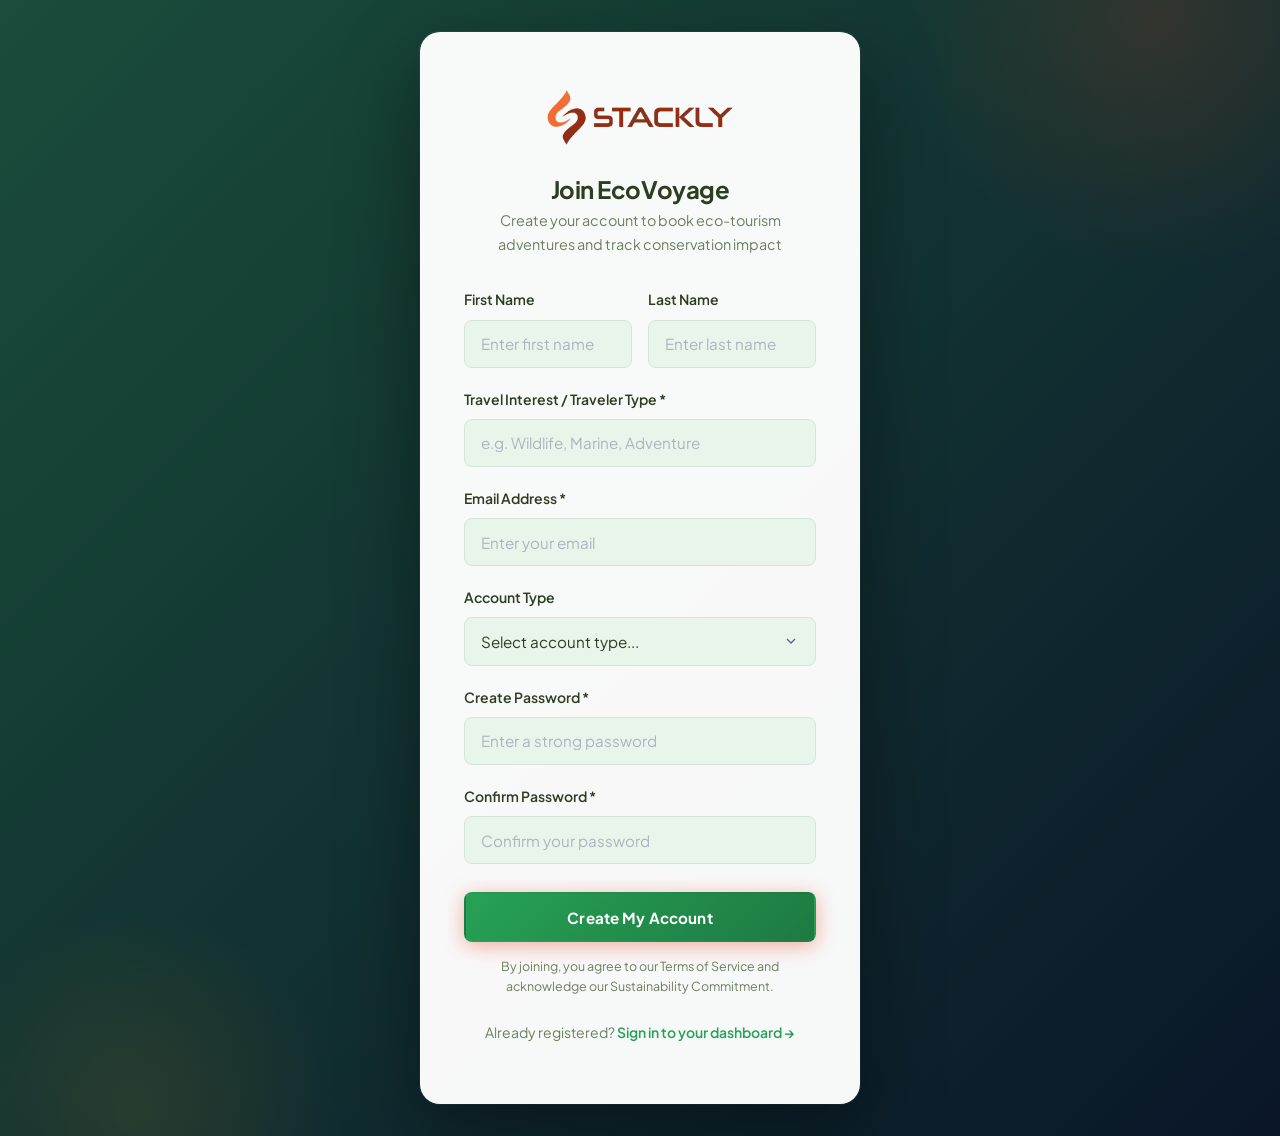
<file: register.html>
﻿<!DOCTYPE html>
<html lang="en">
<head>
  <meta charset="UTF-8" />
  <meta name="viewport" content="width=device-width, initial-scale=1.0" />
  <meta name="description" content="Join EcoVoyage as a traveler to plan eco-tourism adventures, access exclusive destinations, and track your conservation impact." />
  <title>Join EcoVoyage | Eco-Tourism Membership</title>
  <link rel="preconnect" href="https://fonts.googleapis.com" />
  <link rel="preconnect" href="https://fonts.gstatic.com" crossorigin />
  <link href="https://fonts.googleapis.com/css2?family=Plus+Jakarta+Sans:ital,wght@0,400;0,500;0,600;0,700;0,800;1,400&display=swap" rel="stylesheet" />
  <link rel="stylesheet" href="https://unpkg.com/aos@2.3.4/dist/aos.css" />
  <link rel="stylesheet" href="css/style.css" />
  <link rel="stylesheet" href="css/responsive.css" />
  <link rel="stylesheet" href="css/dashboard.css" />
</head>
<body>

  <div class="auth-page">
    <div class="auth-card" style="max-width:520px;">
      <div class="auth-card__header">
        <a class="logo" href="index.html" style="display:flex;justify-content:center;">
          <img src="images/stackly-logo-disaster.webp" alt="EcoVoyage" width="200" height="64" />
        </a>
        <h1 class="auth-card__title">Join EcoVoyage</h1>
        <p class="auth-card__sub">Create your account to book eco-tourism adventures and track conservation impact</p>
      </div>
      <form novalidate>
        <div class="form-name-row">
          <div class="form-group">
            <label class="form-label" for="reg-fname">First Name</label>
            <input type="text" id="reg-fname" name="fname" class="form-input" placeholder="Enter first name" required />
          </div>
          <div class="form-group">
            <label class="form-label" for="reg-lname">Last Name</label>
            <input type="text" id="reg-lname" name="lname" class="form-input" placeholder="Enter last name" required />
          </div>
        </div>
        <div class="form-group">
          <label class="form-label" for="reg-agency">Travel Interest / Traveler Type *</label>
          <input type="text" id="reg-agency" name="agency" class="form-input" placeholder="e.g. Wildlife, Marine, Adventure" required />
        </div>
        <div class="form-group">
          <label class="form-label" for="reg-email">Email Address *</label>
          <input type="email" id="reg-email" name="email" class="form-input" placeholder="Enter your email" autocomplete="email" required />
        </div>
        <div class="form-group">
          <label class="form-label" for="reg-role">Account Type</label>
          <select id="reg-role" name="role" class="form-input">
            <option value="">Select account type...</option>
            <option value="admin">Trip Organizer</option>
            <option value="customer">Individual Traveler</option>
          </select>
        </div>
        <div class="form-group">
          <label class="form-label" for="reg-password">Create Password *</label>
          <input type="password" id="reg-password" name="password" class="form-input" placeholder="Enter a strong password" autocomplete="new-password" required />
          <div class="password-strength" id="strength-wrap" style="display:none;">
            <div class="password-strength__bar"><div class="password-strength__fill" id="strength-fill"></div></div>
            <span class="password-strength__label" id="strength-label"></span>
          </div>
        </div>
        <div class="form-group">
          <label class="form-label" for="reg-confirm">Confirm Password *</label>
          <input type="password" id="reg-confirm" name="confirm" class="form-input" placeholder="Confirm your password" autocomplete="new-password" required />
        </div>
        <button type="submit" class="btn btn--primary" style="width:100%;margin-top:0.5rem;">Create My Account</button>
        <p style="font-size:0.78rem;color:var(--color-text-muted);text-align:center;margin-top:0.85rem;">By joining, you agree to our Terms of Service and acknowledge our Sustainability Commitment.</p>
      </form>
      <div class="auth-card__footer">
        <p>Already registered? <a href="login.html">Sign in to your dashboard →</a></p>
      </div>
    </div>
  </div>
  <script>
    document.querySelector('.auth-card img').style.filter = 'none';

    (function () {
      const form    = document.querySelector('form');
      const fname   = document.getElementById('reg-fname');
      const lname   = document.getElementById('reg-lname');
      const agency  = document.getElementById('reg-agency');
      const email   = document.getElementById('reg-email');
      const role    = document.getElementById('reg-role');
      const pw      = document.getElementById('reg-password');
      const confirm = document.getElementById('reg-confirm');

      function showError(input, msg) {
        input.classList.add('form-input--error');
        input.classList.remove('form-input--success');
        let el = input.parentElement.querySelector('.form-error-msg');
        if (!el) { el = document.createElement('span'); el.className = 'form-error-msg'; input.parentElement.appendChild(el); }
        el.textContent = msg;
      }

      function showSuccess(input) {
        input.classList.remove('form-input--error');
        input.classList.add('form-input--success');
        const el = input.parentElement.querySelector('.form-error-msg');
        if (el) el.remove();
      }

      function clearError(input) {
        input.classList.remove('form-input--error');
        const el = input.parentElement.querySelector('.form-error-msg');
        if (el) el.remove();
      }

      function isValidEmail(v) { return /^[^\s@]+@[^\s@]+\.[^\s@]+$/.test(v); }

      function getStrength(v) {
        let s = 0;
        if (v.length >= 10) s++;
        if (/[A-Z]/.test(v)) s++;
        if (/[0-9]/.test(v)) s++;
        if (/[^A-Za-z0-9]/.test(v)) s++;
        return s;
      }

      pw.addEventListener('input', function () {
        clearError(pw);
        const val = this.value;
        const wrap = document.getElementById('strength-wrap');
        if (!val) { wrap.style.display = 'none'; return; }
        wrap.style.display = 'block';
        const s = getStrength(val);
        const fill  = document.getElementById('strength-fill');
        const label = document.getElementById('strength-label');
        const colors = ['#e53e3e', '#e53e3e', '#e8941a', '#38a169', '#38a169'];
        const labels = ['', 'Weak', 'Fair', 'Good', 'Strong'];
        fill.style.width = (s * 25) + '%';
        fill.style.background = colors[s];
        label.textContent = labels[s] || '';
        label.style.color = colors[s];
      });

      [fname, lname, agency, email, role, confirm].forEach(f => f.addEventListener('input', () => clearError(f)));

      form.addEventListener('submit', function (e) {
        e.preventDefault();
        let ok = true;

        if (!fname.value.trim()) { showError(fname, 'First name is required.'); ok = false; } else showSuccess(fname);
        if (!lname.value.trim()) { showError(lname, 'Last name is required.'); ok = false; } else showSuccess(lname);
        if (!agency.value.trim()) { showError(agency, 'Agency / organization name is required.'); ok = false; } else showSuccess(agency);

        const emailVal = email.value.trim();
        if (!emailVal) { showError(email, 'Official email is required.'); ok = false; }
        else if (!isValidEmail(emailVal)) { showError(email, 'Please enter a valid email address.'); ok = false; }
        else showSuccess(email);

        if (!role.value) { showError(role, 'Please select your role.'); ok = false; } else showSuccess(role);

        if (!pw.value) { showError(pw, 'Password is required.'); ok = false; }
        else if (pw.value.length < 10) { showError(pw, 'Password must be at least 10 characters.'); ok = false; }
        else if (getStrength(pw.value) < 2) { showError(pw, 'Password is too weak — add uppercase letters, numbers, or symbols.'); ok = false; }
        else showSuccess(pw);

        if (!confirm.value) { showError(confirm, 'Please confirm your password.'); ok = false; }
        else if (confirm.value !== pw.value) { showError(confirm, 'Passwords do not match.'); ok = false; }
        else showSuccess(confirm);

        if (ok) {
          localStorage.setItem('drHQ_user', JSON.stringify({
            fname:  fname.value.trim(),
            lname:  lname.value.trim(),
            email:  email.value.trim(),
            agency: agency.value.trim(),
            role:   role.value
          }));
          window.location.href = 'login.html';
        }
      });
    })();
  </script>
</body>
</html>
</file>
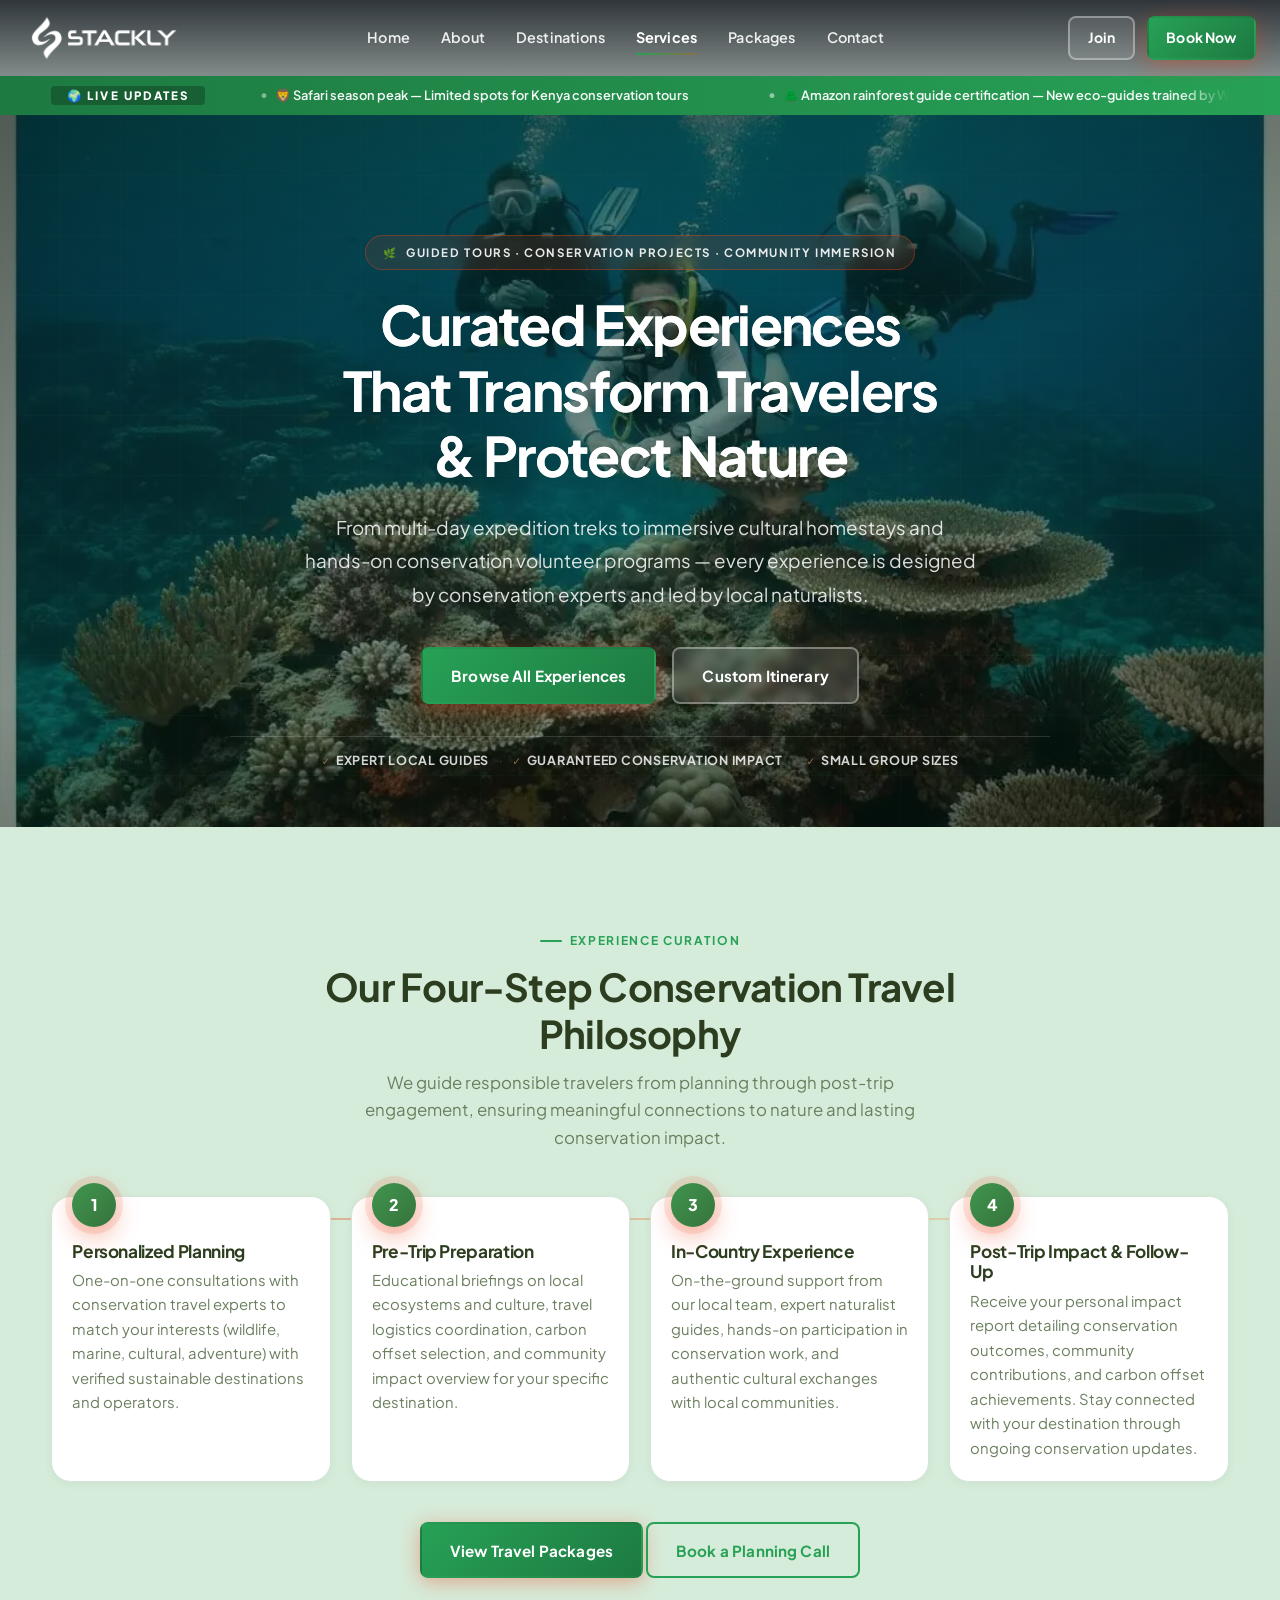
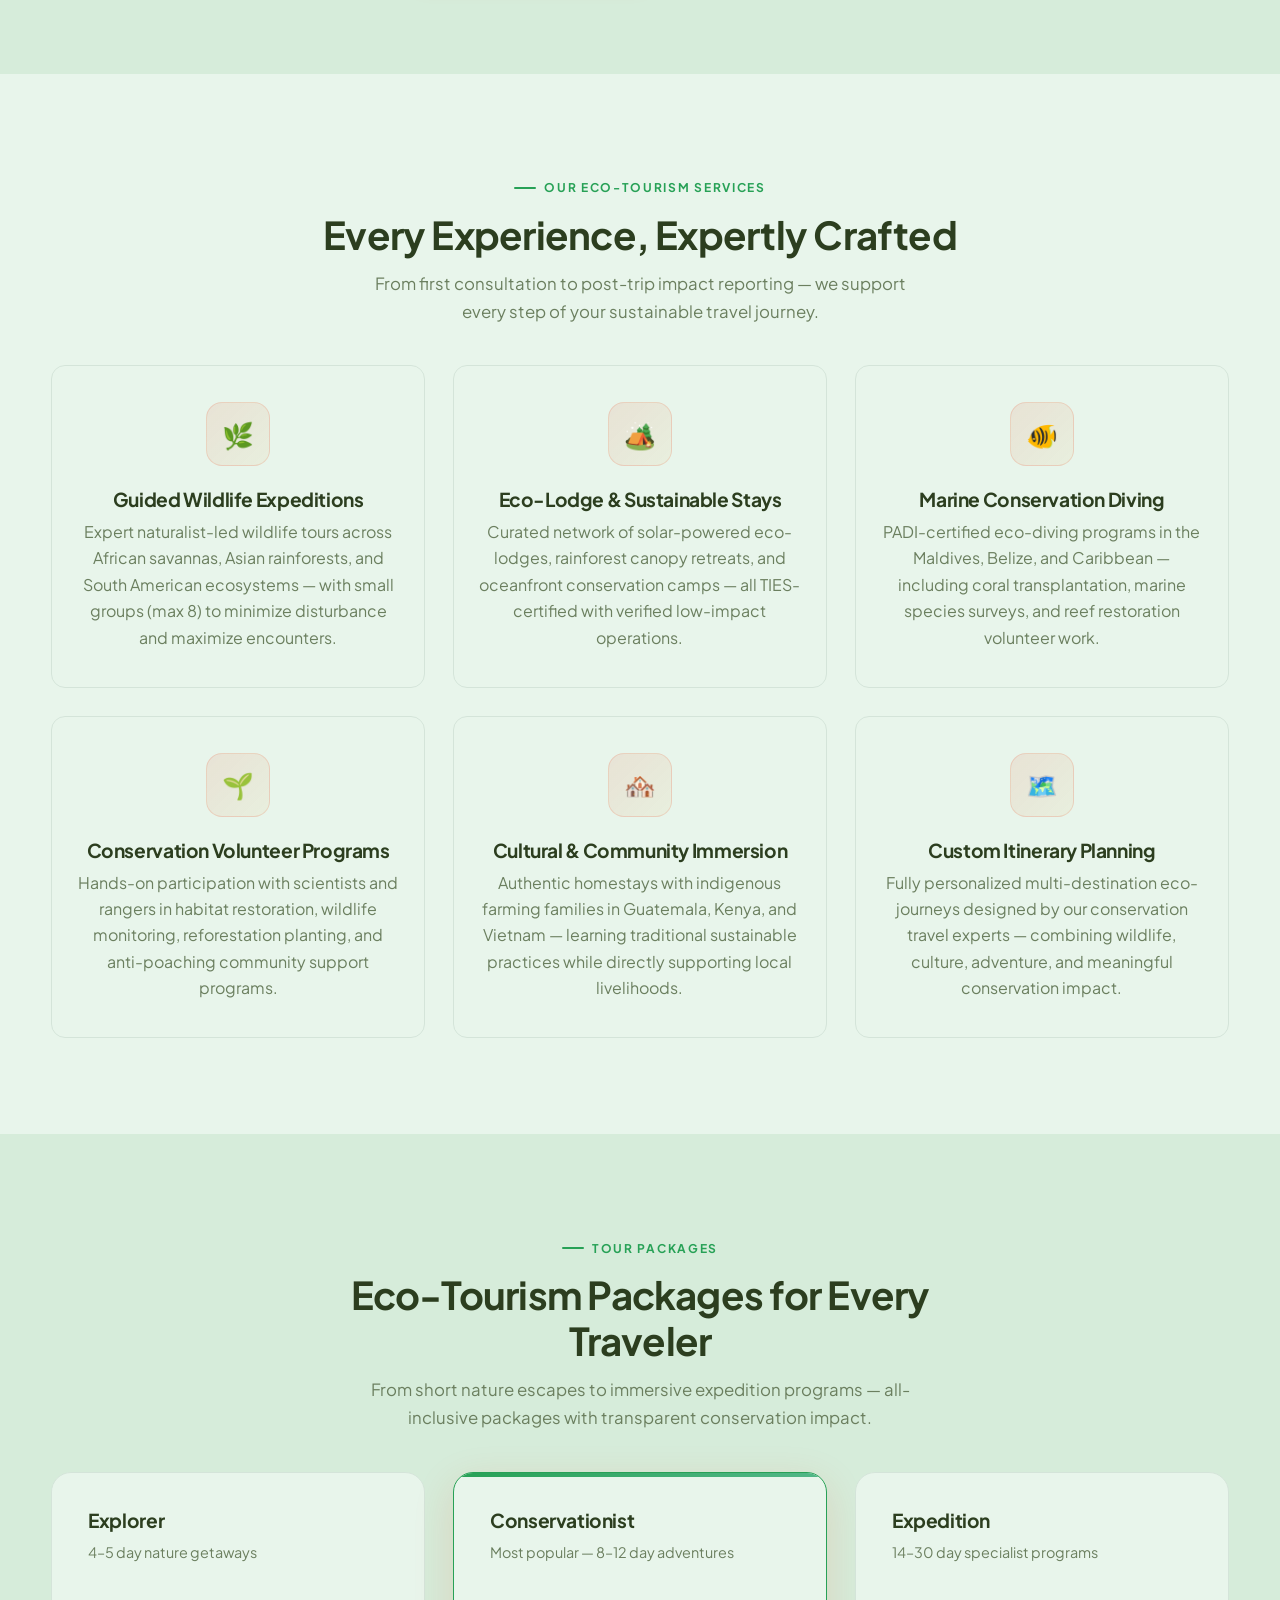
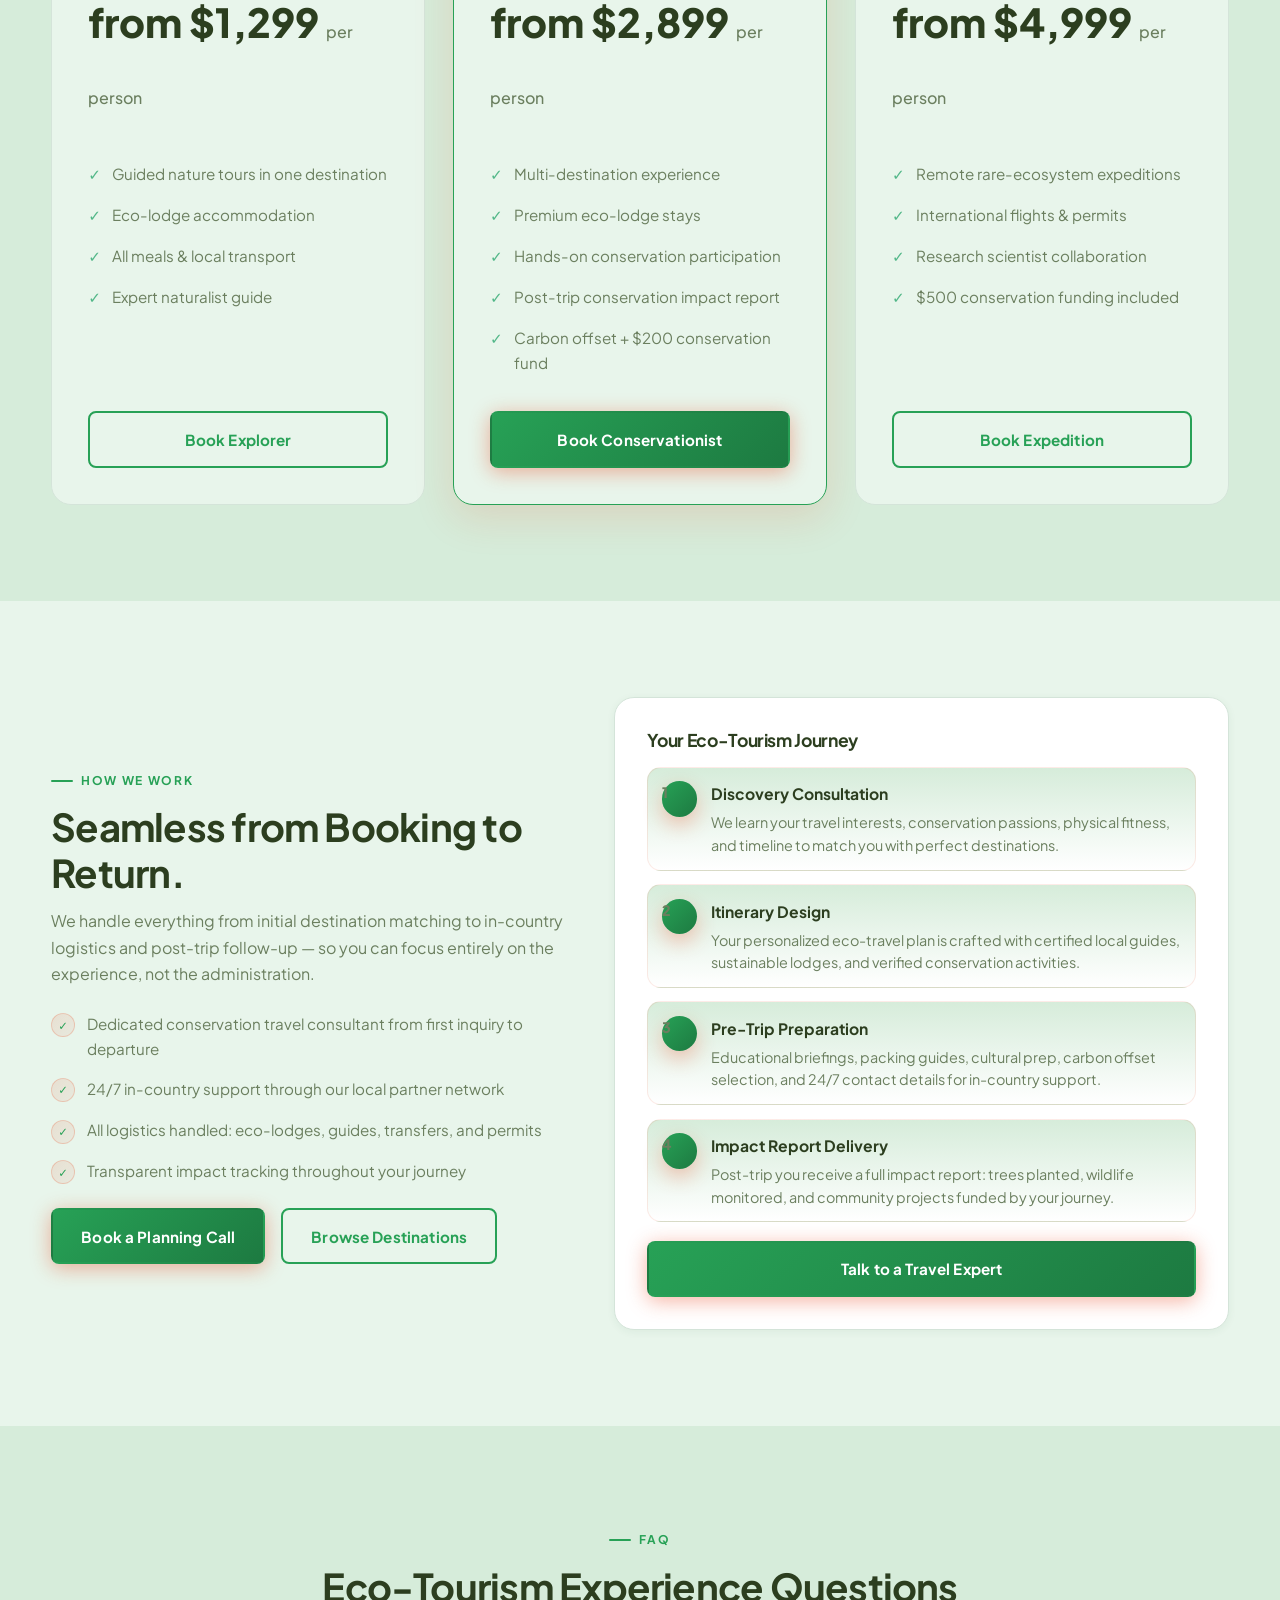
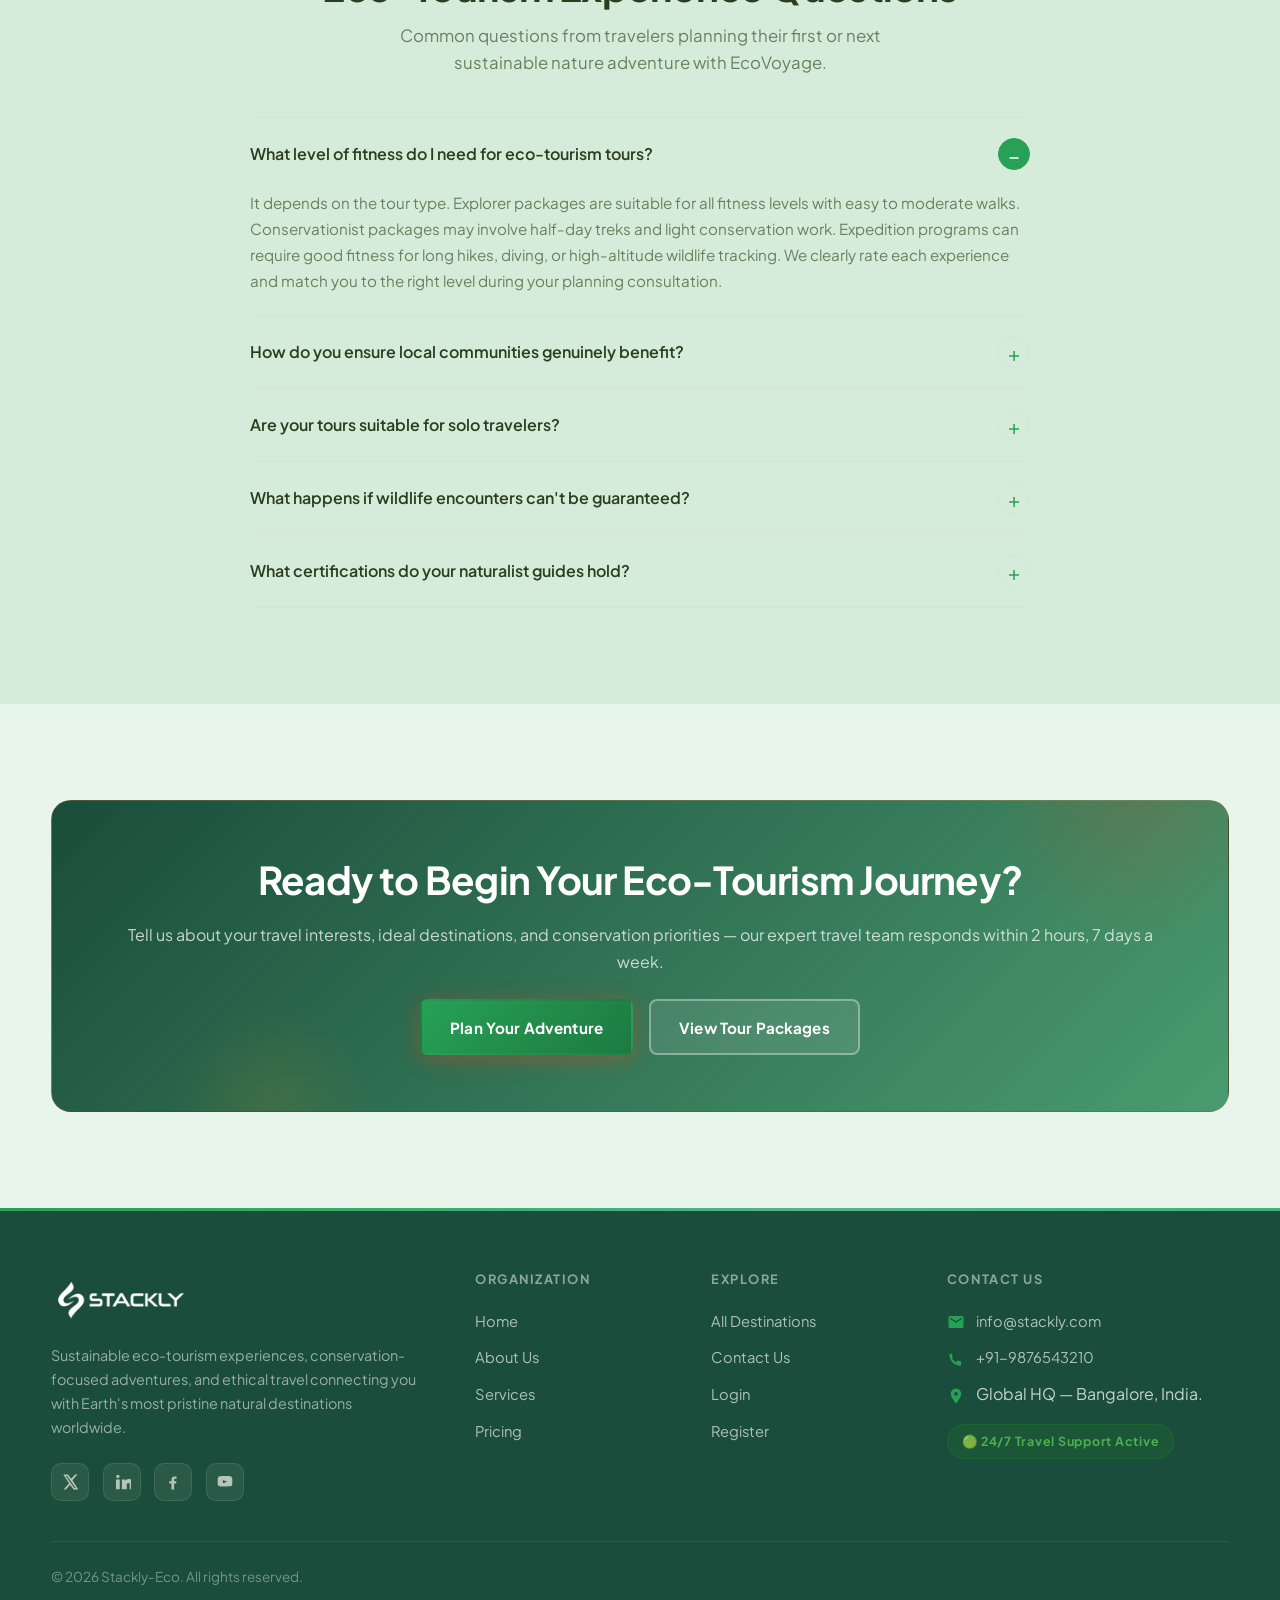
<file: services.html>
﻿<!DOCTYPE html>
<html lang="en">
<head>
  <meta charset="UTF-8" />
  <meta name="viewport" content="width=device-width, initial-scale=1.0" />
  <meta name="description" content="Stackly-Eco emergency services: rapid deployment, field training, command coordination, CBRN response, and 24/7 operational support for agencies worldwide." />
  <title>Adventure Services | Stackly-Eco</title>
  <link rel="preconnect" href="https://fonts.googleapis.com" />
  <link rel="preconnect" href="https://fonts.gstatic.com" crossorigin />
  <link href="https://fonts.googleapis.com/css2?family=Plus+Jakarta+Sans:ital,wght@0,400;0,500;0,600;0,700;0,800;1,400&display=swap" rel="stylesheet" />
  <link rel="stylesheet" href="https://unpkg.com/aos@2.3.4/dist/aos.css" />
  <link rel="stylesheet" href="css/style.css" />
  <link rel="stylesheet" href="css/responsive.css" />
</head>
<body>
  <div id="preloader" aria-hidden="true">
    <div class="preloader__inner">
      <img class="preloader__logo" src="images/stackly-logo-disaster.webp" alt="Stackly-Eco" width="240" />
      <div class="preloader__spinner"></div>
    </div>
  </div>
  <header class="site-header site-header--hero" id="site-header">
    <div class="navbar">
      <a class="logo" href="index.html" aria-label="Home">
        <img class="logo__img" src="images/stackly-logo-disaster.webp" alt="Stackly-Eco" width="200" height="64" decoding="async" />
      </a>
      <button type="button" class="nav-toggle" aria-label="Toggle navigation" aria-expanded="false" aria-controls="primary-nav">
        <span></span><span></span><span></span>
      </button>
      <nav class="nav" id="primary-nav" aria-label="Primary">
        <ul class="nav__list">
          <li><a href="index.html" class="nav__link">Home</a></li>
          <li><a href="about.html" class="nav__link">About</a></li>
          <li><a href="products.html" class="nav__link">Destinations</a></li>
          <li><a href="services.html" class="nav__link is-active">Services</a></li>
          <li><a href="pricing.html" class="nav__link">Packages</a></li>
          <li><a href="contact.html" class="nav__link">Contact</a></li>
          
        </ul>
        <div class="nav__actions">
          <a href="register.html" class="btn btn--ghost btn--sm">Join</a>
          <a href="login.html" class="btn btn--primary btn--sm">Book Now</a>
        </div>
      </nav>
    </div>
  </header>
  <div class="alert-ticker" role="marquee" aria-label="Latest eco-tourism updates">
    <div class="container" style="display:flex;align-items:center;gap:1rem;overflow:hidden;">
      <span class="alert-ticker__label">🌍 LIVE UPDATES</span>
      <div class="alert-ticker__inner">
        <div class="alert-ticker__track">
          <span class="alert-ticker__item">🦁 Safari season peak — Limited spots for Kenya conservation tours</span>
          <span class="alert-ticker__item">🌲 Amazon rainforest guide certification — New eco-guides trained by WWF</span>
          <span class="alert-ticker__item">🐠 Coral reef restoration — Maldives initiative 85% habitat recovery</span>
          <span class="alert-ticker__item">🏔️ Mountain wildlife tracking — Nepal Himalayan expedition booking open</span>
          <span class="alert-ticker__item">🌿 Carbon offset credits — Every journey plants 10 trees</span>
          <span class="alert-ticker__item">🦅 Bird watching festival — Costa Rica biodiversity showcase next month</span>
          <span class="alert-ticker__item">🦁 Safari season peak — Limited spots for Kenya conservation tours</span>
          <span class="alert-ticker__item">🌲 Amazon rainforest guide certification — New eco-guides trained by WWF</span>
          <span class="alert-ticker__item">🐠 Coral reef restoration — Maldives initiative 85% habitat recovery</span>
          <span class="alert-ticker__item">🏔️ Mountain wildlife tracking — Nepal Himalayan expedition booking open</span>
          <span class="alert-ticker__item">🌿 Carbon offset credits — Every journey plants 10 trees</span>
          <span class="alert-ticker__item">🦅 Bird watching festival — Costa Rica biodiversity showcase next month</span>
        </div>
      </div>
    </div>
  </div>
  <main>
    <section class="hero hero--subpage hero--services" id="top" aria-label="Experiences">
      <div class="hero__inner">
        <div class="hero__content">
          <p class="hero__kicker">Guided Tours · Conservation Projects · Community Immersion</p>
          <h1>Curated Experiences That Transform Travelers & Protect Nature</h1>
          <p class="hero__lead">From multi-day expedition treks to immersive cultural homestays and hands-on conservation volunteer programs — every experience is designed by conservation experts and led by local naturalists.</p>
          <div class="hero__actions">
            <a href="404.html" class="btn btn--primary">Browse All Experiences</a>
            <a href="404.html" class="btn btn--ghost">Custom Itinerary</a>
          </div>
          <p class="hero__trust" role="group" aria-label="Experience highlights">
            <span class="hero__trust-item">Expert Local Guides</span>
            <span class="hero__trust-sep" aria-hidden="true">·</span>
            <span class="hero__trust-item">Guaranteed Conservation Impact</span>
            <span class="hero__trust-sep" aria-hidden="true">·</span>
            <span class="hero__trust-item">Small Group Sizes</span>
          </p>
        </div>
      </div>
    </section>

    <section class="section section--alt" id="process" aria-labelledby="process-heading">
      <div class="container">
        <div class="text-center">
          <span class="section__eyebrow">Experience Curation</span>
          <h2 class="section__title" id="process-heading">Our Four-Step Conservation Travel Philosophy</h2>
          <p class="section__lead">We guide responsible travelers from planning through post-trip engagement, ensuring meaningful connections to nature and lasting conservation impact.</p>
        </div>
        <ol class="process-linear" aria-label="Four-step experience process">
          <li class="process-linear__step" data-aos="fade-up">
            <div class="process-linear__badge" aria-hidden="true">1</div>
            <div class="process-linear__body">
              <h3>Personalized Planning</h3>
              <p>One-on-one consultations with conservation travel experts to match your interests (wildlife, marine, cultural, adventure) with verified sustainable destinations and operators.</p>
            </div>
          </li>
          <li class="process-linear__step" data-aos="fade-up" data-aos-delay="80">
            <div class="process-linear__badge" aria-hidden="true">2</div>
            <div class="process-linear__body">
              <h3>Pre-Trip Preparation</h3>
              <p>Educational briefings on local ecosystems and culture, travel logistics coordination, carbon offset selection, and community impact overview for your specific destination.</p>
            </div>
          </li>
          <li class="process-linear__step" data-aos="fade-up" data-aos-delay="160">
            <div class="process-linear__badge" aria-hidden="true">3</div>
            <div class="process-linear__body">
              <h3>In-Country Experience</h3>
              <p>On-the-ground support from our local team, expert naturalist guides, hands-on participation in conservation work, and authentic cultural exchanges with local communities.</p>
            </div>
          </li>
          <li class="process-linear__step" data-aos="fade-up" data-aos-delay="240">
            <div class="process-linear__badge" aria-hidden="true">4</div>
            <div class="process-linear__body">
              <h3>Post-Trip Impact & Follow-Up</h3>
              <p>Receive your personal impact report detailing conservation outcomes, community contributions, and carbon offset achievements. Stay connected with your destination through ongoing conservation updates.</p>
            </div>
          </li>
        </ol>
        <div class="text-center btn-row" style="margin-top:2.5rem;">
          <a href="404.html" class="btn btn--primary">View Travel Packages</a>
          <a href="404.html" class="btn btn--outline">Book a Planning Call</a>
        </div>
      </div>
    </section>

    <section class="section" id="capabilities" aria-labelledby="capabilities-heading">
      <div class="container">
        <div class="text-center">
          <span class="section__eyebrow">Our Eco-Tourism Services</span>
          <h2 class="section__title" id="capabilities-heading">Every Experience, Expertly Crafted</h2>
          <p class="section__lead">From first consultation to post-trip impact reporting — we support every step of your sustainable travel journey.</p>
        </div>
        <div class="why-grid" style="margin-top:2rem;">
          <article class="why-card" data-aos="fade-up">
            <div class="why-card__icon">🌿</div>
            <h3>Guided Wildlife Expeditions</h3>
            <p>Expert naturalist-led wildlife tours across African savannas, Asian rainforests, and South American ecosystems — with small groups (max 8) to minimize disturbance and maximize encounters.</p>
          </article>
          <article class="why-card" data-aos="fade-up" data-aos-delay="60">
            <div class="why-card__icon">🏕️</div>
            <h3>Eco-Lodge & Sustainable Stays</h3>
            <p>Curated network of solar-powered eco-lodges, rainforest canopy retreats, and oceanfront conservation camps — all TIES-certified with verified low-impact operations.</p>
          </article>
          <article class="why-card" data-aos="fade-up" data-aos-delay="120">
            <div class="why-card__icon">🐠</div>
            <h3>Marine Conservation Diving</h3>
            <p>PADI-certified eco-diving programs in the Maldives, Belize, and Caribbean — including coral transplantation, marine species surveys, and reef restoration volunteer work.</p>
          </article>
          <article class="why-card" data-aos="fade-up" data-aos-delay="180">
            <div class="why-card__icon">🌱</div>
            <h3>Conservation Volunteer Programs</h3>
            <p>Hands-on participation with scientists and rangers in habitat restoration, wildlife monitoring, reforestation planting, and anti-poaching community support programs.</p>
          </article>
          <article class="why-card" data-aos="fade-up" data-aos-delay="240">
            <div class="why-card__icon">🏘️</div>
            <h3>Cultural & Community Immersion</h3>
            <p>Authentic homestays with indigenous farming families in Guatemala, Kenya, and Vietnam — learning traditional sustainable practices while directly supporting local livelihoods.</p>
          </article>
          <article class="why-card" data-aos="fade-up" data-aos-delay="300">
            <div class="why-card__icon">🗺️</div>
            <h3>Custom Itinerary Planning</h3>
            <p>Fully personalized multi-destination eco-journeys designed by our conservation travel experts — combining wildlife, culture, adventure, and meaningful conservation impact.</p>
          </article>
        </div>
      </div>
    </section>

    <section class="section section--alt" id="packages" aria-labelledby="packages-heading">
      <div class="container">
        <div class="text-center">
          <span class="section__eyebrow">Tour Packages</span>
          <h2 class="section__title" id="packages-heading">Eco-Tourism Packages for Every Traveler</h2>
          <p class="section__lead">From short nature escapes to immersive expedition programs — all-inclusive packages with transparent conservation impact.</p>
        </div>
        <div class="pricing-grid" style="margin-top:2rem;">
          <article class="pricing-card" data-aos="fade-up">
            <h3>Explorer</h3>
            <p class="mb-0" style="color:var(--color-text-muted);font-size:0.9rem;">4–5 day nature getaways</p>
            <p class="pricing-card__price">from $1,299 <small>per person</small></p>
            <ul>
              <li>Guided nature tours in one destination</li>
              <li>Eco-lodge accommodation</li>
              <li>All meals & local transport</li>
              <li>Expert naturalist guide</li>
            </ul>
            <a href="404.html" class="btn btn--outline">Book Explorer</a>
          </article>
          <article class="pricing-card pricing-card--featured" data-aos="fade-up" data-aos-delay="80">
            <h3>Conservationist</h3>
            <p class="mb-0" style="color:var(--color-text-muted);font-size:0.9rem;">Most popular — 8–12 day adventures</p>
            <p class="pricing-card__price">from $2,899 <small>per person</small></p>
            <ul>
              <li>Multi-destination experience</li>
              <li>Premium eco-lodge stays</li>
              <li>Hands-on conservation participation</li>
              <li>Post-trip conservation impact report</li>
              <li>Carbon offset + $200 conservation fund</li>
            </ul>
            <a href="404.html" class="btn btn--primary">Book Conservationist</a>
          </article>
          <article class="pricing-card" data-aos="fade-up" data-aos-delay="160">
            <h3>Expedition</h3>
            <p class="mb-0" style="color:var(--color-text-muted);font-size:0.9rem;">14–30 day specialist programs</p>
            <p class="pricing-card__price">from $4,999 <small>per person</small></p>
            <ul>
              <li>Remote rare-ecosystem expeditions</li>
              <li>International flights & permits</li>
              <li>Research scientist collaboration</li>
              <li>$500 conservation funding included</li>
            </ul>
            <a href="404.html" class="btn btn--outline">Book Expedition</a>
          </article>
        </div>
      </div>
    </section>

    <section class="section" id="engagement" aria-labelledby="engagement-heading">
      <div class="container split">
        <div data-aos="fade-right">
          <span class="section__eyebrow">How We Work</span>
          <h2 class="section__title" id="engagement-heading">Seamless from Booking to Return.</h2>
          <p>We handle everything from initial destination matching to in-country logistics and post-trip follow-up — so you can focus entirely on the experience, not the administration.</p>
          <ul class="feature-list">
            <li>Dedicated conservation travel consultant from first inquiry to departure</li>
            <li>24/7 in-country support through our local partner network</li>
            <li>All logistics handled: eco-lodges, guides, transfers, and permits</li>
            <li>Transparent impact tracking throughout your journey</li>
          </ul>
          <div style="display:flex;flex-wrap:wrap;gap:1rem;margin-top:1.5rem;">
            <a href="404.html" class="btn btn--primary">Book a Planning Call</a>
            <a href="404.html" class="btn btn--outline">Browse Destinations</a>
          </div>
        </div>
        <div class="toolkit-card" role="region" aria-label="Typical booking journey" data-aos="fade-left">
          <h3 class="toolkit-card__title">Your Eco-Tourism Journey</h3>
          <ol class="toolkit-steps">
            <li>
              <span class="toolkit-step__badge" aria-hidden="true">1</span>
              <div>
                <strong>Discovery Consultation</strong>
                <span>We learn your travel interests, conservation passions, physical fitness, and timeline to match you with perfect destinations.</span>
              </div>
            </li>
            <li>
              <span class="toolkit-step__badge" aria-hidden="true">2</span>
              <div>
                <strong>Itinerary Design</strong>
                <span>Your personalized eco-travel plan is crafted with certified local guides, sustainable lodges, and verified conservation activities.</span>
              </div>
            </li>
            <li>
              <span class="toolkit-step__badge" aria-hidden="true">3</span>
              <div>
                <strong>Pre-Trip Preparation</strong>
                <span>Educational briefings, packing guides, cultural prep, carbon offset selection, and 24/7 contact details for in-country support.</span>
              </div>
            </li>
            <li>
              <span class="toolkit-step__badge" aria-hidden="true">4</span>
              <div>
                <strong>Impact Report Delivery</strong>
                <span>Post-trip you receive a full impact report: trees planted, wildlife monitored, and community projects funded by your journey.</span>
              </div>
            </li>
          </ol>
          <a href="404.html" class="btn btn--primary" style="margin-top:1.15rem;width:100%;">Talk to a Travel Expert</a>
        </div>
      </div>
    </section>

    <section class="section section--alt" id="faq" aria-labelledby="faq-heading">
      <div class="container">
        <div class="text-center">
          <span class="section__eyebrow">FAQ</span>
          <h2 class="section__title" id="faq-heading">Eco-Tourism Experience Questions</h2>
          <p class="section__lead">Common questions from travelers planning their first or next sustainable nature adventure with EcoVoyage.</p>
        </div>
        <div class="faq-list" style="margin-top:2rem;">
          <details class="faq-item" open>
            <summary>What level of fitness do I need for eco-tourism tours?</summary>
            <div class="faq-body">It depends on the tour type. Explorer packages are suitable for all fitness levels with easy to moderate walks. Conservationist packages may involve half-day treks and light conservation work. Expedition programs can require good fitness for long hikes, diving, or high-altitude wildlife tracking. We clearly rate each experience and match you to the right level during your planning consultation.</div>
          </details>
          <details class="faq-item">
            <summary>How do you ensure local communities genuinely benefit?</summary>
            <div class="faq-body">We work exclusively with community-owned or community-managed operators. A minimum of 60% of all tour revenue stays in the local economy through guide salaries, eco-lodge employment, food sourcing, and conservation project funding. We conduct annual impact audits and share results transparently with travelers.</div>
          </details>
          <details class="faq-item">
            <summary>Are your tours suitable for solo travelers?</summary>
            <div class="faq-body">Absolutely. Many of our travelers join as solo adventurers — our small-group format (max 8–12 people) naturally fosters connection among like-minded conservation-minded travelers. We also offer private guide options for solo travelers who prefer a fully exclusive experience.</div>
          </details>
          <details class="faq-item">
            <summary>What happens if wildlife encounters can't be guaranteed?</summary>
            <div class="faq-body">Wildlife is wild — we never guarantee specific sightings. However, our expert naturalist guides know habitats intimately and maximize your chances through ethical tracking methods. Even if target species aren't seen, the ecosystem richness and overall experience we provide is always exceptional and conservation-focused.</div>
          </details>
          <details class="faq-item">
            <summary>What certifications do your naturalist guides hold?</summary>
            <div class="faq-body">All EcoVoyage guides are certified by regional naturalist guide associations or hold equivalents (e.g., Kenya Professional Safari Guide Association, PADI for marine tours). Many are also indigenous knowledge holders trained through our own EcoVoyage Guide Certification Program developed with WWF.</div>
          </details>
        </div>
      </div>
    </section>

    <section class="section">
      <div class="container">
        <div class="cta-band">
          <h2>Ready to Begin Your Eco-Tourism Journey?</h2>
          <p>Tell us about your travel interests, ideal destinations, and conservation priorities — our expert travel team responds within 2 hours, 7 days a week.</p>
          <div style="display:flex;flex-wrap:wrap;gap:1rem;justify-content:center;margin-top:1.5rem;">
            <a href="404.html" class="btn btn--primary">Plan Your Adventure</a>
            <a href="404.html" class="btn btn--ghost">View Tour Packages</a>
          </div>
        </div>
      </div>
    </section>
  </main>
  <footer class="site-footer site-footer--center-content">
    <div class="container footer-grid">
      <div class="footer-brand">
        <a class="logo" href="index.html" aria-label="Home">
          <img class="logo__img" src="images/stackly-logo-disaster.webp" alt="Stackly-Eco" width="200" height="64" decoding="async" />
        </a>
        <p>Sustainable eco-tourism experiences, conservation-focused adventures, and ethical travel connecting you with Earth's most pristine natural destinations worldwide.</p>
        <div class="footer-social" aria-label="Social links">
          <a class="footer-social__link" href="404.html" aria-label="Twitter/X">
            <svg class="footer-social__icon" viewBox="0 0 24 24" width="18" height="18" aria-hidden="true"><path fill="currentColor" d="M18.9 2H22l-6.8 7.8L23 22h-6.2l-4.8-6.2L6.6 22H3.5l7.3-8.4L3 2h6.3l4.3 5.6L18.9 2Zm-1.1 18h1.7L8.2 3.9H6.4L17.8 20Z"/></svg>
          </a>
          <a class="footer-social__link" href="404.html" aria-label="LinkedIn">
            <svg class="footer-social__icon" viewBox="0 0 24 24" width="18" height="18" aria-hidden="true"><path fill="currentColor" d="M6.5 6.7A2.2 2.2 0 1 1 6.5 2.3a2.2 2.2 0 0 1 0 4.4ZM4 21.8V8.6h5v13.2H4Zm7.8 0V8.6h4.8v1.8h.1c.7-1.2 2.3-2.3 4.7-2.3c5 0 5.9 3.3 5.9 7.6v6.1h-5v-5.4c0-1.3 0-3-1.8-3s-2.1 1.4-2.1 2.9v5.5h-5Z"/></svg>
          </a>
          <a class="footer-social__link" href="404.html" aria-label="Facebook">
            <svg class="footer-social__icon" viewBox="0 0 24 24" width="18" height="18" aria-hidden="true"><path fill="currentColor" d="M13.5 22v-8h2.7l.4-3H13.5V9.1c0-.9.3-1.6 1.7-1.6h1.5V4.8c-.3 0-1.3-.1-2.5-.1c-2.5 0-4.2 1.5-4.2 4.3V11H7v3h3v8h3.5Z"/></svg>
          </a>
          <a class="footer-social__link" href="404.html" aria-label="YouTube">
            <svg class="footer-social__icon" viewBox="0 0 24 24" width="18" height="18" aria-hidden="true"><path fill="currentColor" d="M21.6 7.2s-.2-1.4-.8-2c-.8-.8-1.7-.8-2.1-.9C16.2 4.1 12 4.1 12 4.1s-4.2 0-6.7.2c-.4.1-1.3.1-2.1.9-.6.6-.8 2-.8 2S2.2 8.8 2.2 10.4v1.5c0 1.6.2 3.2.2 3.2s.2 1.4.8 2c.8.8 1.8.8 2.3.8C6.9 18 12 18 12 18s4.2 0 6.7-.2c.4-.1 1.3-.1 2.1-.9.6-.6.8-2 .8-2s.2-1.6.2-3.2v-1.5c0-1.6-.2-3.2-.2-3.2zm-12.4 6.5V9.3l5.7 2.2-5.7 2.2z"/></svg>
          </a>
        </div>
      </div>
      <div>
        <h4>Organization</h4>
        <ul class="footer-links">
          <li><a href="index.html">Home</a></li>
          <li><a href="about.html">About Us</a></li>
          <li><a href="services.html">Services</a></li>
          <li><a href="pricing.html">Pricing</a></li>
        </ul>
      </div>
      <div>
        <h4>Explore</h4>
        <ul class="footer-links">
          <li><a href="products.html">All Destinations</a></li>
          <li><a href="contact.html">Contact Us</a></li>
          <li><a href="login.html">Login</a></li>
          <li><a href="register.html">Register</a></li>
        </ul>
      </div>
      <div>
        <h4>Contact Us</h4>
        <ul class="footer-links footer-contact">
          <li>
            <span class="footer-contact__ico" aria-hidden="true">
              <svg viewBox="0 0 24 24" width="18" height="18"><path fill="currentColor" d="M20 4H4a2 2 0 0 0-2 2v12a2 2 0 0 0 2 2h16a2 2 0 0 0 2-2V6a2 2 0 0 0-2-2Zm0 4-8 5L4 8V6l8 5 8-5v2Z"/></svg>
            </span>
            <a href="mailto:info@stackly-eco.com">info@stackly.com</a>
          </li>
          <li>
            <span class="footer-contact__ico" aria-hidden="true">
              <svg viewBox="0 0 24 24" width="18" height="18"><path fill="currentColor" d="M6.6 10.8c1.2 2.3 3.1 4.2 5.4 5.4l1.8-1.8c.2-.2.6-.3.9-.2 1 .3 2.1.5 3.2.5.5 0 .9.4.9.9V20c0 .5-.4.9-.9.9C9.9 20.9 3.1 14.1 3.1 5.9c0-.5.4-.9.9-.9H6c.5 0 .9.4.9.9 0 1.1.2 2.2.5 3.2.1.3 0 .7-.2.9l-1.6 1.7Z"/></svg>
            </span>
            <a href="tel:+919876543210">+91-9876543210</a>
          </li>
          <li>
            <span class="footer-contact__ico" aria-hidden="true">
              <svg viewBox="0 0 24 24" width="18" height="18"><path fill="currentColor" d="M12 2a7 7 0 0 1 7 7c0 5.2-7 13-7 13S5 14.2 5 9a7 7 0 0 1 7-7Zm0 9.5A2.5 2.5 0 1 0 12 6.5a2.5 2.5 0 0 0 0 5Z"/></svg>
            </span>
            <span>Global HQ &#x2014; Bangalore, India.</span>
          </li>
          <li style="margin-top:1rem;">
            <span style="display:inline-flex;align-items:center;gap:0.4rem;background:rgba(34,139,34,0.15);border:1px solid rgba(34,139,34,0.3);color:#4caf50;padding:0.4rem 0.85rem;border-radius:100px;font-size:0.78rem;font-weight:700;letter-spacing:0.06em;">
              🟢 24/7 Travel Support Active
            </span>
          </li>
        </ul>
      </div>
    </div>
    <div class="container footer-bottom">
      <span class="footer-bottom__brand">
        <span>© <span id="year"></span> Stackly-Eco. All rights reserved.</span>
      </span>
    </div>
  </footer>
  <script src="https://unpkg.com/aos@2.3.4/dist/aos.js"></script>
  <script src="js/main.js"></script>
  <script>document.getElementById("year").textContent = new Date().getFullYear();</script>
</body>
</html>
</file>
<file: css/style.css>
/* ============================================================
   ECO VOYAGE — Premium EcoTourism Platform
   Color Palette: Forest Green, Sage Green, Earth Brown, 
   Cream, Natural White
   ============================================================ */

/* ---- PRELOADER ---- */
#preloader {
  position: fixed;
  inset: 0;
  z-index: 9999;
  display: flex;
  align-items: center;
  justify-content: center;
  overflow: hidden;
  background: linear-gradient(135deg, #1a4d3b 0%, #2d7e5f 50%, #27a156 100%);
  transition: opacity 0.6s ease, visibility 0.6s ease;
}

#preloader::before {
  content: "";
  position: absolute;
  width: 600px;
  height: 600px;
  border-radius: 50%;
  top: -20%;
  right: -10%;
  background: radial-gradient(circle, rgba(45, 126, 95, 0.12) 0%, transparent 70%);
  animation: preloader-float-a 5s ease-in-out infinite;
}

#preloader::after {
  content: "";
  position: absolute;
  width: 500px;
  height: 500px;
  border-radius: 50%;
  bottom: -20%;
  left: -10%;
  background: radial-gradient(circle, rgba(139, 111, 71, 0.1) 0%, transparent 70%);
  animation: preloader-float-b 6s ease-in-out infinite;
}

#preloader.preloader--hide {
  opacity: 0;
  visibility: hidden;
  pointer-events: none;
}

#preloader.preloader--hide .preloader__inner {
  transform: translateY(-12px) scale(0.96);
  opacity: 0;
}

.preloader__inner {
  position: relative;
  z-index: 1;
  display: flex;
  flex-direction: column;
  align-items: center;
  gap: 24px;
  padding: 40px 48px 36px;
  border-radius: 20px;
  border: 1px solid rgba(45, 126, 95, 0.3);
  background: rgba(26, 77, 59, 0.95);
  box-shadow: 0 0 60px rgba(45, 126, 95, 0.2), 0 24px 80px rgba(0, 0, 0, 0.4), inset 0 1px 0 rgba(255,255,255,0.08);
  backdrop-filter: blur(20px);
  transition: transform 0.5s ease, opacity 0.5s ease;
}

.preloader__inner::after {
  content: "Loading Your Journey...";
  font-size: 0.72rem;
  font-weight: 700;
  letter-spacing: 0.2em;
  text-transform: uppercase;
  background: linear-gradient(90deg, rgba(255,255,255,0.4) 0%, #27a156 40%, #52b788 60%, rgba(255,255,255,0.4) 100%);
  background-size: 250% 100%;
  -webkit-background-clip: text;
  background-clip: text;
  -webkit-text-fill-color: transparent;
  animation: preloader-text-shimmer 2s linear infinite;
}

.preloader__logo {
  max-width: 200px;
  height: auto;
  filter: brightness(0) invert(1) drop-shadow(0 0 20px rgba(255, 255, 255, 0.35));
  animation: preloader-logo-breathe 2.4s ease-in-out infinite;
}

.preloader__spinner {
  width: 60px;
  height: 60px;
  position: relative;
  animation: preloader-spin 1.2s linear infinite;
}

.preloader__spinner::before {
  content: "";
  position: absolute;
  inset: 0;
  border-radius: 50%;
  border: 3px solid rgba(255, 87, 34, 0.15);
  border-top-color: #27a156;
  border-right-color: #8b6f47;
}

.preloader__spinner::after {
  content: "";
  position: absolute;
  inset: 10px;
  border-radius: 50%;
  border: 2px solid transparent;
  border-bottom-color: rgba(255, 193, 7, 0.6);
  animation: preloader-spin 0.8s linear infinite reverse;
}

@keyframes preloader-spin { to { transform: rotate(360deg); } }
@keyframes preloader-logo-breathe {
  0%, 100% { transform: scale(1); opacity: 1; }
  50% { transform: scale(1.04); opacity: 0.85; }
}
@keyframes preloader-float-a {
  0%, 100% { transform: translate(0, 0); }
  50% { transform: translate(-20px, 20px); }
}
@keyframes preloader-float-b {
  0%, 100% { transform: translate(0, 0); }
  50% { transform: translate(20px, -15px); }
}
@keyframes preloader-text-shimmer {
  to { background-position: -200% 0; }
}

@media (max-width: 600px) {
  .preloader__inner { padding: 28px 28px 24px; gap: 18px; }
  .preloader__logo { max-width: 160px; }
}
@media (prefers-reduced-motion: reduce) {
  #preloader::before, #preloader::after,
  .preloader__logo, .preloader__spinner,
  .preloader__spinner::before, .preloader__spinner::after,
  .preloader__inner::after { animation: none !important; }
}

/* ============================================================
   CSS CUSTOM PROPERTIES
   ============================================================ */
:root {
  --color-primary: #27a156;
  --color-primary-dark: #1d7a41;
  --color-primary-soft: #e8f5f0;
  --color-accent: #8b6f47;
  --color-accent-dark: #6b5437;
  --color-success: #52b788;
  --color-navy: #1a4d3b;
  --color-navy-mid: #2d7e5f;
  --color-navy-light: #4a9b6f;
  --color-text: #2c3e1f;
  --color-text-muted: #6b7f5f;
  --color-border: #d4e4d9;
  --color-bg: #e8f5eb;
  --color-bg-alt: #d6ecda;
  --color-bg-dark: #1a4d3b;
  --color-bg-card: #edf8ef;
  --shadow-sm: 0 2px 8px rgba(26, 77, 59, 0.06);
  --shadow-md: 0 8px 32px rgba(26, 77, 59, 0.1);
  --shadow-lg: 0 20px 60px rgba(26, 77, 59, 0.14);
  --shadow-glow: 0 0 40px rgba(39, 161, 86, 0.25);
  --radius-sm: 8px;
  --radius-md: 14px;
  --radius-lg: 20px;
  --transition: 0.35s cubic-bezier(0.4, 0, 0.2, 1);
  --font-sans: "Plus Jakarta Sans", system-ui, -apple-system, sans-serif;
  --header-height: 76px;
}

/* ============================================================
   RESET & BASE
   ============================================================ */
*, *::before, *::after { box-sizing: border-box; }
html { scroll-behavior: smooth; overflow-x: hidden; }

body {
  margin: 0;
  font-family: var(--font-sans);
  font-size: 1rem;
  line-height: 1.65;
  color: var(--color-text);
  background: var(--color-bg);
  -webkit-font-smoothing: antialiased;
  overflow-x: hidden;
}

img { max-width: 100%; height: auto; display: block; }

a {
  color: var(--color-primary);
  text-decoration: none;
  transition: color var(--transition);
}
a:hover { color: var(--color-primary-dark); }

h1, h2, h3, h4 {
  font-weight: 700;
  line-height: 1.2;
  margin: 0 0 0.5em;
  letter-spacing: -0.02em;
}

h1 { font-size: clamp(2.1rem, 4.5vw, 3.4rem); }
h2 { font-size: clamp(1.7rem, 3vw, 2.4rem); }
h3 { font-size: 1.2rem; }

p {
  margin: 0 0 1rem;
  color: var(--color-text-muted);
}

.container {
  width: min(1180px, 92vw);
  margin-inline: auto;
}

.section {
  padding: clamp(3.5rem, 8vw, 6rem) 0;
}

.section--alt { background: var(--color-bg-alt); }
.section--dark {
  background: var(--color-navy);
  color: #fff;
}
.section--dark p, .section--dark .section__lead { color: rgba(255,255,255,0.7); }
.section--dark h2, .section--dark h3 { color: #fff; }

.section__eyebrow {
  display: inline-flex;
  align-items: center;
  gap: 0.5rem;
  font-size: 0.75rem;
  font-weight: 700;
  text-transform: uppercase;
  letter-spacing: 0.14em;
  color: var(--color-primary);
  margin-bottom: 0.85rem;
}

.section__eyebrow::before {
  content: "";
  display: inline-block;
  width: 22px;
  height: 2px;
  background: currentColor;
  border-radius: 2px;
  flex-shrink: 0;
}

.section--dark .section__eyebrow { color: var(--color-accent); }

.section__title {
  max-width: 640px;
  margin-bottom: 0.75rem;
}

.section__lead {
  max-width: 560px;
  margin-bottom: 2.5rem;
  font-size: 1.05rem;
}

.text-center { text-align: center; }
.text-center .section__title,
.text-center .section__lead { margin-inline: auto; }

.mt-0 { margin-top: 0; }

/* ============================================================
   BUTTONS
   ============================================================ */
.btn {
  display: inline-flex;
  align-items: center;
  justify-content: center;
  gap: 0.5rem;
  padding: 0.85rem 1.75rem;
  font-family: inherit;
  font-size: 0.95rem;
  font-weight: 700;
  border-radius: var(--radius-sm);
  border: 2px solid transparent;
  cursor: pointer;
  transition: transform var(--transition), box-shadow var(--transition),
    background var(--transition), border-color var(--transition), color var(--transition);
  letter-spacing: 0.01em;
  position: relative;
  overflow: hidden;
}

.btn::before {
  content: "";
  position: absolute;
  inset: 0;
  background: linear-gradient(180deg, rgba(255,255,255,0.12) 0%, transparent 100%);
  opacity: 0;
  transition: opacity var(--transition);
}

.btn:hover::before { opacity: 1; }
.btn:active { transform: scale(0.97); }

.btn--primary {
  background: linear-gradient(135deg, #27a156 0%, #1d7a41 100%);
  color: #fff;
  box-shadow: 0 4px 20px rgba(232, 65, 24, 0.4);
  border-color: transparent;
}

.btn--primary:hover {
  background: linear-gradient(135deg, #ff4d25 0%, #d93615 100%);
  color: #fff;
  box-shadow: 0 6px 28px rgba(232, 65, 24, 0.55);
  transform: translateY(-2px);
}

.btn--accent {
  background: linear-gradient(135deg, #52b788 0%, #d68910 100%);
  color: #fff;
  box-shadow: 0 4px 20px rgba(243, 156, 18, 0.4);
}

.btn--accent:hover {
  background: linear-gradient(135deg, #f5a623 0%, #e09412 100%);
  color: #fff;
  box-shadow: 0 6px 28px rgba(243, 156, 18, 0.55);
  transform: translateY(-2px);
}

.btn--outline {
  background: transparent;
  border-color: var(--color-primary);
  color: var(--color-primary);
}

.btn--outline:hover {
  background: var(--color-primary-soft);
  transform: translateY(-1px);
}

.btn--ghost {
  background: rgba(255, 255, 255, 0.1);
  color: #fff;
  border-color: rgba(255, 255, 255, 0.35);
  backdrop-filter: blur(4px);
}

.btn--ghost:hover {
  background: rgba(255, 255, 255, 0.22);
  color: #fff;
  border-color: rgba(255, 255, 255, 0.6);
}

.btn--sm {
  padding: 0.55rem 1.1rem;
  font-size: 0.875rem;
}

/* ============================================================
   HEADER / NAVBAR
   ============================================================ */
.site-header {
  position: fixed;
  top: 0; left: 0; right: 0;
  z-index: 1000;
  height: var(--header-height);
  display: flex;
  align-items: center;
  padding: 0 min(1.5rem, 5vw);
  transition: background var(--transition), box-shadow var(--transition), backdrop-filter var(--transition);
}

.site-header.is-scrolled {
  background: rgba(10, 14, 26, 0.97);
  box-shadow: 0 4px 30px rgba(0,0,0,0.3), 0 1px 0 rgba(232,65,24,0.3);
  backdrop-filter: blur(16px);
}

.site-header.site-header--hero:not(.is-scrolled) {
  background: linear-gradient(180deg, rgba(7,12,20,0.82) 0%, rgba(7,12,20,0.45) 100%);
}

.site-header:not(.is-scrolled).site-header--hero .nav__link { color: rgba(255,255,255,0.9); }
.site-header:not(.is-scrolled).site-header--hero .logo__text,
.site-header:not(.is-scrolled).site-header--hero .logo__text span { color: #fff; }
.site-header:not(.is-scrolled).site-header--hero .nav__link.is-active { color: #fff; }
.site-header:not(.is-scrolled).site-header--hero .nav-toggle span { background: #fff; }

.navbar {
  display: flex;
  align-items: center;
  justify-content: space-between;
  width: 100%;
}

.logo {
  display: flex;
  align-items: center;
  gap: 0.65rem;
  font-weight: 800;
  font-size: 1.15rem;
  color: var(--color-text);
}

.logo__img {
  width: 160px;
  height: 64px;
  object-fit: contain;
  display: block;
  filter: brightness(0) invert(1);
}

.is-scrolled .logo__img { filter: brightness(0) invert(1); }
.site-header:not(.is-scrolled):not(.site-header--hero) .logo__img { filter: none; }

.logo__text { display: inline-flex; align-items: center; line-height: 1; }
.logo__text-img { height: 22px; width: auto; display: block; }
.site-footer .logo__text-img, .auth-card .logo__text-img { height: 20px; }
.logo__text span { color: var(--color-primary); }

.nav { display: flex; align-items: center; gap: 0.25rem; }

.nav__list {
  display: flex;
  align-items: center;
  gap: 0.15rem;
  list-style: none;
  margin: 0; padding: 0;
}

.nav__link {
  position: relative;
  display: block;
  padding: 0.5rem 0.9rem;
  font-size: 0.9rem;
  font-weight: 600;
  color: rgba(255,255,255,0.85);
  letter-spacing: 0.01em;
}

.nav__link::after {
  content: "";
  position: absolute;
  left: 0.9rem; right: 0.9rem;
  bottom: 0.15rem;
  height: 2px;
  background: linear-gradient(90deg, #27a156, #8b6f47);
  transform: scaleX(0);
  transform-origin: left;
  transition: transform var(--transition);
}

.nav__link:hover::after,
.nav__link.is-active::after { transform: scaleX(1); }

.nav__link.is-active { color: #fff; font-weight: 700; }
.nav__link:hover { color: #fff; }

.nav__actions {
  display: flex;
  align-items: center;
  gap: 0.75rem;
  margin-left: 1rem;
}

@media (min-width: 901px) {
  .navbar {
    display: grid;
    grid-template-columns: auto 1fr auto;
    align-items: center;
  }
  .nav { display: contents; }
  .nav__list { justify-content: center; }
  .nav__actions { justify-content: flex-end; margin-left: 0; }
}

.nav-toggle {
  display: none;
  flex-direction: column;
  gap: 5px;
  padding: 0.5rem;
  background: none;
  border: none;
  cursor: pointer;
}

.nav-toggle span {
  display: block;
  width: 26px;
  height: 2px;
  background: rgba(255,255,255,0.9);
  transition: var(--transition);
  border-radius: 2px;
}

.nav-toggle[aria-expanded="true"] span:nth-child(1) { transform: translateY(7px) rotate(45deg); }
.nav-toggle[aria-expanded="true"] span:nth-child(2) { opacity: 0; }
.nav-toggle[aria-expanded="true"] span:nth-child(3) { transform: translateY(-7px) rotate(-45deg); }

/* ============================================================
   HERO SECTION
   ============================================================ */
.hero {
  position: relative;
  min-height: 100vh;
  display: flex;
  align-items: center;
  justify-content: center;
  padding: calc(var(--header-height) + 3.5rem) min(1.5rem, 5vw) 5rem;
  color: #fff;
  overflow: hidden;
  background-color: #071a10;
}

.hero__video {
  position: absolute;
  inset: 0;
  width: 100%;
  height: 100%;
  object-fit: cover;
  object-position: center;
  z-index: 0;
  pointer-events: none;
}

.hero__video-overlay {
  position: absolute;
  inset: 0;
  z-index: 1;
  background: linear-gradient(
    160deg,
    rgba(4, 20, 10, 0.55) 0%,
    rgba(10, 40, 22, 0.38) 45%,
    rgba(3, 15, 8, 0.60) 100%
  );
}

/* Grid overlay */
.hero::before {
  content: "";
  position: absolute;
  inset: 0;
  z-index: 2;
  background-image:
    linear-gradient(rgba(39,161,86,0.05) 1px, transparent 1px),
    linear-gradient(90deg, rgba(39,161,86,0.05) 1px, transparent 1px);
  background-size: 60px 60px;
  pointer-events: none;
}

/* Vignette */
.hero::after {
  content: "";
  position: absolute;
  inset: 0;
  z-index: 2;
  background: radial-gradient(ellipse 85% 70% at 50% 60%, transparent 0%, rgba(3,12,6,0.30) 100%);
  pointer-events: none;
}

/* Animated corner glow */
.hero .hero-glow {
  position: absolute;
  width: 500px; height: 500px;
  border-radius: 50%;
  background: radial-gradient(circle, rgba(39,161,86,0.22) 0%, transparent 70%);
  top: -10%; left: -5%;
  animation: hero-glow-pulse 6s ease-in-out infinite;
  pointer-events: none;
  z-index: 3;
}

.hero .hero-glow-2 {
  position: absolute;
  width: 400px; height: 400px;
  border-radius: 50%;
  background: radial-gradient(circle, rgba(139,195,74,0.14) 0%, transparent 70%);
  bottom: 5%; right: 5%;
  animation: hero-glow-pulse 8s ease-in-out infinite 2s;
  pointer-events: none;
  z-index: 3;
}

@keyframes hero-glow-pulse {
  0%, 100% { transform: scale(1); opacity: 0.8; }
  50% { transform: scale(1.15); opacity: 1; }
}

.hero__inner {
  position: relative;
  z-index: 4;
  width: min(860px, 100%);
  margin-inline: auto;
  text-align: center;
  padding: 0 min(1.25rem, 4vw);
}

.hero__content { margin: 0; }

.hero__kicker {
  display: inline-flex;
  align-items: center;
  gap: 0.5rem;
  margin: 0 auto 1.4rem;
  padding: 0.45rem 1.1rem;
  border: 1px solid rgba(232, 65, 24, 0.4);
  border-radius: 100px;
  background: rgba(232, 65, 24, 0.12);
  backdrop-filter: blur(8px);
  font-size: 0.72rem;
  font-weight: 700;
  letter-spacing: 0.14em;
  text-transform: uppercase;
  color: rgba(255, 255, 255, 0.9);
}

.hero__kicker::before {
  content: "🌿";
  font-size: 0.9em;
}

.hero__content h1 {
  margin: 0 0 1.4rem;
  text-wrap: balance;
  text-shadow: 0 2px 40px rgba(0,0,0,0.5);
  letter-spacing: -0.03em;
  background: linear-gradient(135deg, #ffffff 0%, rgba(255,255,255,0.85) 100%);
  -webkit-background-clip: text;
  background-clip: text;
}

.hero__lead {
  margin: 0 auto;
  max-width: 42rem;
  font-size: clamp(1.02rem, 2.1vw, 1.18rem);
  line-height: 1.78;
  color: rgba(255, 255, 255, 0.85);
  text-shadow: 0 1px 20px rgba(0,0,0,0.4);
}

.hero__actions {
  display: flex;
  flex-wrap: wrap;
  gap: 1rem;
  margin-top: 2.25rem;
  justify-content: center;
}

.hero__trust {
  display: flex;
  flex-wrap: wrap;
  justify-content: center;
  align-items: center;
  gap: 0.4rem 0.6rem;
  margin: 2rem 0 0;
  padding: 0.85rem 0 0;
  border-top: 1px solid rgba(255,255,255,0.14);
  font-size: 0.78rem;
  font-weight: 700;
  letter-spacing: 0.06em;
  text-transform: uppercase;
  color: rgba(255,255,255,0.82);
}

.hero__trust-item::before {
  content: "✓";
  margin-right: 0.3rem;
  color: #8b6f47;
  font-size: 0.85em;
  font-weight: 800;
}

.hero__trust-sep { color: rgba(255,255,255,0.25); font-weight: 400; letter-spacing: 0; user-select: none; }

/* Stat bar below hero kicker */
.hero__stats {
  display: flex;
  flex-wrap: wrap;
  justify-content: center;
  gap: 1.5rem 3rem;
  margin-top: 2.5rem;
  padding-top: 2rem;
  border-top: 1px solid rgba(255,255,255,0.1);
}

.hero__stat {
  text-align: center;
}

.hero__stat-value {
  display: block;
  font-size: 2rem;
  font-weight: 800;
  color: #8b6f47;
  letter-spacing: -0.03em;
  line-height: 1;
}

.hero__stat-label {
  display: block;
  font-size: 0.72rem;
  font-weight: 600;
  letter-spacing: 0.08em;
  text-transform: uppercase;
  color: rgba(255,255,255,0.6);
  margin-top: 0.25rem;
}

/* ALERT TICKER */
.alert-ticker {
  background: linear-gradient(90deg, #1d7a41 0%, #27a156 50%, #1d7a41 100%);
  background-size: 200% 100%;
  animation: ticker-bg 4s linear infinite;
  padding: 0.55rem 0;
  overflow: hidden;
  position: relative;
  z-index: 999;
  margin-top: var(--header-height);
}

@keyframes ticker-bg {
  0% { background-position: 0% 0%; }
  100% { background-position: 200% 0%; }
}

.alert-ticker__inner {
  display: flex;
  align-items: center;
  gap: 0.75rem;
  white-space: nowrap;
  overflow: hidden;
  mask-image: linear-gradient(90deg, transparent, #000 5%, #000 95%, transparent);
}

.alert-ticker__label {
  flex-shrink: 0;
  display: flex;
  align-items: center;
  gap: 0.4rem;
  font-size: 0.72rem;
  font-weight: 800;
  letter-spacing: 0.18em;
  text-transform: uppercase;
  color: #fff;
  padding: 0 1rem;
  background: rgba(0,0,0,0.25);
  border-radius: 4px;
}

.alert-ticker__track {
  display: flex;
  width: max-content;
  animation: ticker-scroll 40s linear infinite;
}

.alert-ticker__item {
  display: inline-flex;
  align-items: center;
  gap: 0.5rem;
  font-size: 0.8rem;
  font-weight: 600;
  color: rgba(255,255,255,0.95);
  padding: 0 2.5rem;
}

.alert-ticker__item::before { content: "●"; color: rgba(255,255,255,0.5); font-size: 0.5em; }

@keyframes ticker-scroll {
  0% { transform: translateX(0); }
  100% { transform: translateX(-50%); }
}

/* Subpage hero */
.hero.hero--subpage {
  min-height: min(70vh, 680px);
  padding: calc(var(--header-height) + 2.75rem) min(1.5rem, 5vw) 3.5rem;
  background-size: cover;
  background-position: center;
  background-repeat: no-repeat;
}

.hero--about {
  background-image:
    linear-gradient(160deg, rgba(4,20,10,0.55) 0%, rgba(10,42,22,0.38) 50%, rgba(3,15,8,0.60) 100%),
    url('../images/ecotourism-about.webp');
}

.hero--services {
  background-image:
    linear-gradient(160deg, rgba(4,20,10,0.55) 0%, rgba(10,42,22,0.38) 50%, rgba(3,15,8,0.60) 100%),
    url('../images/sustainable-marine-conservation.webp');
}

.hero--destinations {
  background-image:
    linear-gradient(160deg, rgba(4,20,10,0.55) 0%, rgba(10,42,22,0.38) 50%, rgba(3,15,8,0.60) 100%),
    url('../images/botswana-chobe_river_elephants.webp');
}

.hero--pricing {
  background-image:
    linear-gradient(160deg, rgba(4,20,10,0.55) 0%, rgba(10,42,22,0.38) 50%, rgba(3,15,8,0.60) 100%),
    url('../images/Mountain-Sanctuary.webp');
}

.hero--contact {
  background-image:
    linear-gradient(160deg, rgba(4,20,10,0.55) 0%, rgba(10,42,22,0.38) 50%, rgba(3,15,8,0.60) 100%),
    url('../images/maldive-corals.webp');
}

/* ============================================================
   CARDS GRID
   ============================================================ */
.cards-grid {
  display: grid;
  grid-template-columns: repeat(auto-fill, minmax(280px, 1fr));
  gap: 1.75rem;
}

.catalog-section .section__title,
.catalog-section .section__lead { margin-left: auto; margin-right: auto; }

.catalog-grid {
  margin-top: 2.5rem;
  align-items: stretch;
}

/* ============================================================
   PRODUCT CARDS
   ============================================================ */
.product-card {
  background: var(--color-bg);
  border: 1px solid var(--color-border);
  border-radius: var(--radius-md);
  overflow: hidden;
  transition: transform var(--transition), box-shadow var(--transition), border-color var(--transition);
}

.product-card:hover {
  transform: translateY(-6px);
  box-shadow: var(--shadow-lg);
  border-color: rgba(232,65,24,0.25);
}

.product-card--catalog {
  display: flex;
  flex-direction: column;
  height: 100%;
  text-align: center;
  border-radius: var(--radius-lg);
  box-shadow: var(--shadow-sm);
  border-color: #e4ebf2;
  position: relative;
}

.product-card--catalog::before {
  content: "";
  position: absolute;
  top: 0; left: 0; right: 0;
  height: 3px;
  background: linear-gradient(90deg, #27a156, #52b788);
  opacity: 0;
  transition: opacity var(--transition);
}

.product-card--catalog:hover {
  transform: translateY(-8px);
  box-shadow: 0 24px 60px rgba(232,65,24,0.12);
  border-color: rgba(232,65,24,0.25);
}

.product-card--catalog:hover::before { opacity: 1; }

.product-card__media {
  aspect-ratio: 16 / 11;
  background: linear-gradient(160deg, #f0f4f8 0%, #e8eef4 100%);
  display: flex;
  align-items: center;
  justify-content: center;
  font-size: 3rem;
}

.product-card--catalog .product-card__media {
  aspect-ratio: 4 / 3;
  background: linear-gradient(180deg, #f5f8fc 0%, #eef3f8 100%);
  border-bottom: 1px solid var(--color-border);
  overflow: hidden;
}

.product-card--catalog .product-card__media img {
  width: 100%; height: 100%;
  object-fit: cover;
  object-position: center;
  transition: transform 0.6s cubic-bezier(0.4, 0, 0.2, 1);
}

.product-card--catalog:hover .product-card__media img { transform: scale(1.07); }

.product-card__body { padding: 1.35rem 1.5rem 1.5rem; }
.product-card__body h3 { margin-bottom: 0.35rem; }
.product-card__body p { font-size: 0.9rem; margin-bottom: 1rem; }

.product-card__body--center {
  flex: 1;
  display: flex;
  flex-direction: column;
  align-items: center;
  text-align: center;
  padding: 1.5rem 1.35rem 1.75rem;
}

.product-card__body--center h3 {
  margin-bottom: 0.5rem;
  line-height: 1.25;
  min-height: 2.5em;
}

.product-card__body--center p {
  font-size: 0.9rem;
  line-height: 1.55;
  margin-bottom: 1.25rem;
  max-width: 32ch;
  margin-left: auto;
  margin-right: auto;
  color: var(--color-text-muted);
  display: -webkit-box;
  -webkit-line-clamp: 3;
  -webkit-box-orient: vertical;
  overflow: hidden;
  min-height: calc(1.55em * 3);
}

.product-card__body--center .btn { margin-top: auto; }

/* ============================================================
   TOOLKIT CARD
   ============================================================ */
.toolkit-card {
  background: #fff;
  border-radius: var(--radius-lg);
  border: 1px solid var(--color-border);
  padding: clamp(1.5rem, 3vw, 2rem);
  box-shadow: var(--shadow-sm);
}

.toolkit-card__title { margin: 0 0 1rem; font-size: 1.1rem; letter-spacing: -0.02em; }

.toolkit-steps { list-style: none; padding: 0; margin: 0; display: grid; gap: 0.85rem; }

.toolkit-steps li {
  display: grid;
  grid-template-columns: 2.2rem 1fr;
  gap: 0.85rem;
  align-items: start;
  padding: 0.85rem;
  border-radius: var(--radius-md);
  background: linear-gradient(180deg, var(--color-bg-alt) 0%, #fff 100%);
  border: 1px solid rgba(232,65,24,0.1);
}

.toolkit-step__badge {
  width: 2.2rem; height: 2.2rem;
  border-radius: 50%;
  display: inline-flex;
  align-items: center;
  justify-content: center;
  font-weight: 800;
  color: #fff;
  background: linear-gradient(135deg, #27a156, #1d7a41);
  box-shadow: 0 8px 20px rgba(232,65,24,0.3);
  flex-shrink: 0;
}

.toolkit-steps strong { display: block; font-size: 0.98rem; color: var(--color-text); margin-bottom: 0.25rem; }
.toolkit-steps span { display: block; font-size: 0.9rem; line-height: 1.55; color: var(--color-text-muted); }

/* ============================================================
   PROCESS LINEAR
   ============================================================ */
.process-linear {
  list-style: none;
  margin: 2.75rem auto 0;
  padding: 0;
  display: grid;
  grid-template-columns: repeat(4, minmax(0, 1fr));
  gap: 1.25rem;
  position: relative;
}

.process-linear::before {
  content: "";
  position: absolute;
  left: 4%; right: 4%;
  top: 22px;
  height: 2px;
  background: linear-gradient(90deg, rgba(232,65,24,0.4), rgba(243,156,18,0.2));
}

.process-linear__step {
  position: relative;
  background: #fff;
  border-radius: var(--radius-lg);
  border: 1px solid var(--color-border);
  box-shadow: var(--shadow-sm);
  padding: 1.25rem 1.25rem 1.3rem;
  transition: var(--transition);
}

.process-linear__step:hover {
  transform: translateY(-4px);
  box-shadow: var(--shadow-md);
  border-color: rgba(232,65,24,0.2);
}

.process-linear__badge {
  width: 44px; height: 44px;
  border-radius: 50%;
  display: grid;
  place-items: center;
  font-weight: 900;
  color: #fff;
  background: linear-gradient(135deg, #27a156, #1d7a41);
  box-shadow: 0 10px 25px rgba(232,65,24,0.35);
  margin-top: -2.1rem;
  margin-bottom: 0.85rem;
  position: relative;
  z-index: 1;
}

.process-linear__badge::after {
  content: "";
  position: absolute;
  inset: -7px;
  border-radius: 50%;
  background: rgba(232,65,24,0.12);
  z-index: -1;
}

.process-linear__body h3 { margin: 0 0 0.4rem; font-size: 1.08rem; letter-spacing: -0.02em; }
.process-linear__body p { margin: 0; font-size: 0.93rem; line-height: 1.65; color: var(--color-text-muted); }

@media (max-width: 1024px) {
  .process-linear { grid-template-columns: repeat(2, minmax(0, 1fr)); }
  .process-linear::before { display: none; }
}
@media (max-width: 640px) {
  .process-linear { grid-template-columns: 1fr; }
}

/* ============================================================
   SPLIT LAYOUT
   ============================================================ */
.split {
  display: grid;
  grid-template-columns: 1fr 1.2fr;
  gap: clamp(2rem, 4vw, 3.5rem);
  align-items: center;
}

.split__visual {
  border-radius: var(--radius-lg);
  background: var(--color-primary-soft);
  min-height: 320px;
  display: flex;
  align-items: center;
  justify-content: center;
  font-size: 4rem;
  border: 1px solid var(--color-border);
}

.split__visual--img {
  margin: 0; padding: 0;
  overflow: hidden;
  width: 100%;
  aspect-ratio: 4 / 3;
  max-height: min(600px, 75vh);
  border-radius: 20px;
  border: 1px solid rgba(232,65,24,0.12);
  box-shadow: 0 8px 32px rgba(13,27,42,0.1), 0 24px 64px rgba(13,27,42,0.14);
  position: relative;
}

.split__visual--img::after {
  content: "";
  position: absolute;
  inset: 0;
  border-radius: inherit;
  box-shadow: inset 0 0 0 1px rgba(255,255,255,0.1);
  pointer-events: none;
}

.split__visual--img img {
  width: 100%; height: 100%;
  object-fit: cover;
  object-position: center 28%;
  display: block;
  transition: transform 0.7s cubic-bezier(0.4, 0, 0.2, 1);
}

.split__visual--img:hover img { transform: scale(1.04); }

@media (prefers-reduced-motion: reduce) {
  .split__visual--img img, .split__visual--img:hover img { transition: none; transform: none; }
}

@media (max-width: 860px) {
  .split {
    grid-template-columns: 1fr;
  }
  .split__visual--img { aspect-ratio: 16/9; }
}

/* ============================================================
   FEATURE LIST
   ============================================================ */
.feature-list { list-style: none; padding: 0; margin: 1.5rem 0 0; }

.feature-list li {
  display: flex;
  align-items: flex-start;
  gap: 0.75rem;
  margin-bottom: 0.9rem;
  color: var(--color-text-muted);
  font-size: 0.95rem;
}

.feature-list li::before {
  content: "✓";
  flex-shrink: 0;
  width: 1.5rem; height: 1.5rem;
  border-radius: 50%;
  background: linear-gradient(135deg, rgba(232,65,24,0.12), rgba(232,65,24,0.06));
  color: var(--color-primary);
  font-size: 0.72rem;
  font-weight: 800;
  display: flex;
  align-items: center;
  justify-content: center;
  border: 1px solid rgba(232,65,24,0.2);
  margin-top: 0.15rem;
}

/* ============================================================
   WHY US SECTION
   ============================================================ */
.why-grid {
  display: grid;
  grid-template-columns: repeat(3, 1fr);
  gap: 1.75rem;
}

.why-card {
  display: flex;
  flex-direction: column;
  align-items: center;
  text-align: center;
  padding: 2.25rem 1.5rem;
  background: var(--color-bg);
  border-radius: var(--radius-md);
  border: 1px solid var(--color-border);
  transition: var(--transition);
  position: relative;
  overflow: hidden;
}

.why-card::before {
  content: "";
  position: absolute;
  top: 0; left: 0; right: 0;
  height: 3px;
  background: linear-gradient(90deg, #27a156, #52b788);
  transform: scaleX(0);
  transform-origin: left;
  transition: transform var(--transition);
}

.why-card:hover {
  border-color: rgba(232,65,24,0.2);
  box-shadow: var(--shadow-md);
  transform: translateY(-4px);
}

.why-card:hover::before { transform: scaleX(1); }

.why-card h3 { margin-bottom: 0.5rem; width: 100%; }
.why-card p { margin: 0; max-width: 36ch; margin-inline: auto; }

.why-card__icon {
  width: 64px; height: 64px;
  border-radius: 16px;
  background: linear-gradient(135deg, rgba(232,65,24,0.1), rgba(243,156,18,0.06));
  color: var(--color-primary);
  display: flex;
  align-items: center;
  justify-content: center;
  font-size: 1.6rem;
  line-height: 1;
  margin: 0 auto 1.35rem;
  flex-shrink: 0;
  border: 1px solid rgba(232,65,24,0.15);
}

.why-media {
  width: 100%;
  max-width: min(720px, 92vw);
  margin: clamp(1.25rem, 3vw, 1.75rem) auto clamp(1.75rem, 4vw, 2.35rem);
}

.why-media__frame {
  position: relative;
  width: 100%;
  aspect-ratio: 16/9;
  border-radius: var(--radius-md);
  overflow: hidden;
  background: linear-gradient(145deg, #1a4d3b 0%, #1a4d3b 100%);
  border: 1px solid rgba(232,65,24,0.2);
  box-shadow: 0 4px 20px rgba(0,0,0,0.3), 0 0 0 1px rgba(232,65,24,0.1);
}

.why-media__player {
  position: absolute; inset: 0;
  width: 100%; height: 100%;
  object-fit: cover;
  object-position: center;
  display: block;
  border: 0; outline: none;
}

.why-media__player:focus-visible {
  outline: 3px solid var(--color-primary);
  outline-offset: 2px;
}

/* ============================================================
   MARQUEE
   ============================================================ */
.partnership-marquee {
  padding-top: clamp(2.5rem, 5vw, 3.25rem);
  padding-bottom: clamp(2.5rem, 5vw, 3.5rem);
  background: linear-gradient(180deg, var(--color-bg) 0%, var(--color-bg-alt) 50%, var(--color-bg) 100%);
  border-top: 1px solid var(--color-border);
  border-bottom: 1px solid var(--color-border);
}

.partnership-marquee__intro { margin-bottom: 1.75rem; }

.partnership-marquee__lead {
  margin: 0.35rem auto 0;
  max-width: 36rem;
  font-size: 0.98rem;
  color: var(--color-text-muted);
  line-height: 1.55;
}

.marquee {
  overflow: hidden;
  width: 100%;
  mask-image: linear-gradient(90deg, transparent, #000 6%, #000 94%, transparent);
  -webkit-mask-image: linear-gradient(90deg, transparent, #000 6%, #000 94%, transparent);
}

.marquee:hover .marquee__track { animation-play-state: paused; }

.marquee__track {
  display: flex;
  width: max-content;
  animation: marquee-partners 45s linear infinite;
}

.marquee__group {
  display: flex;
  flex-shrink: 0;
  align-items: flex-start;
  gap: clamp(1.75rem, 4vw, 3rem);
  padding: 0.5rem 1.5rem;
}

.marquee__item {
  display: flex;
  flex-direction: column;
  align-items: center;
  gap: 0.5rem;
  flex-shrink: 0;
  color: var(--color-primary);
  min-width: 5.5rem;
}

.marquee__svg {
  width: 44px; height: 44px;
  display: block;
  opacity: 0.85;
  transition: opacity var(--transition), transform var(--transition);
}

.marquee__item:hover .marquee__svg { opacity: 1; transform: translateY(-2px); }

.marquee__label {
  font-size: 0.65rem;
  font-weight: 700;
  letter-spacing: 0.12em;
  text-transform: uppercase;
  color: var(--color-text-muted);
  text-align: center;
  max-width: 7rem;
  line-height: 1.25;
}

@keyframes marquee-partners {
  0% { transform: translateX(0); }
  100% { transform: translateX(-50%); }
}

@media (prefers-reduced-motion: reduce) {
  .marquee__track { animation: none; flex-wrap: wrap; justify-content: center; width: 100%; max-width: 960px; margin: 0 auto; row-gap: 1.25rem; }
  .marquee__group:last-of-type { display: none; }
  .marquee { mask-image: none; -webkit-mask-image: none; }
}

/* ============================================================
   COMPLIANCE / ACCORDION PANEL
   ============================================================ */
.compliance-panel {
  display: grid;
  grid-template-columns: 1fr 1fr;
  gap: 0;
  max-width: 1100px;
  margin: 0 auto;
  background: var(--color-bg);
  border-radius: var(--radius-lg);
  border: 1px solid var(--color-border);
  box-shadow: var(--shadow-md);
  overflow: hidden;
}

.compliance-panel__intro {
  padding: clamp(2rem, 4vw, 2.75rem);
  text-align: left;
  border-right: 1px solid var(--color-border);
  background: linear-gradient(165deg, #fafbfd 0%, var(--color-bg) 55%);
}

.compliance-panel__title {
  margin: 0.65rem 0 1rem;
  font-size: clamp(1.45rem, 2.8vw, 1.85rem);
  font-weight: 700;
  letter-spacing: -0.03em;
  line-height: 1.2;
  color: var(--color-text);
}

.compliance-panel__lead {
  margin: 0 0 1.35rem;
  font-size: 0.98rem;
  line-height: 1.65;
  color: var(--color-text-muted);
}

.compliance-panel__list { list-style: none; margin: 0 0 1.75rem; padding: 0; }

.compliance-panel__list li {
  position: relative;
  padding-left: 1.35rem;
  margin-bottom: 0.85rem;
  font-size: 0.92rem;
  line-height: 1.5;
  color: var(--color-text);
}

.compliance-panel__list li::before {
  content: "";
  position: absolute;
  left: 0; top: 0.45rem;
  width: 6px; height: 6px;
  border-radius: 50%;
  background: var(--color-primary);
  box-shadow: 0 0 0 3px rgba(232,65,24,0.12);
}

.compliance-panel__detail {
  padding: clamp(2rem, 4vw, 2.75rem);
  text-align: left;
  background: var(--color-bg);
}

.compliance-panel__detail-label {
  margin: 0 0 1rem;
  font-size: 0.72rem;
  font-weight: 800;
  letter-spacing: 0.18em;
  text-transform: uppercase;
  color: var(--color-text-muted);
}

.compliance-accordion { display: flex; flex-direction: column; gap: 0; }

.compliance-acc { border-bottom: 1px solid var(--color-border); }
.compliance-acc:first-of-type { border-top: 1px solid var(--color-border); }

.compliance-acc summary {
  list-style: none;
  cursor: pointer;
  padding: 0.95rem 0;
  font-size: 0.95rem;
  font-weight: 600;
  color: var(--color-text);
  display: flex;
  align-items: center;
  justify-content: space-between;
  gap: 1rem;
  transition: color var(--transition);
}

.compliance-acc summary::-webkit-details-marker { display: none; }

.compliance-acc summary::after {
  content: "+";
  flex-shrink: 0;
  width: 1.75rem; height: 1.75rem;
  border-radius: 8px;
  background: rgba(232,65,24,0.1);
  color: var(--color-primary);
  font-size: 1.1rem;
  font-weight: 400;
  line-height: 1.75rem;
  text-align: center;
}

.compliance-acc[open] summary::after { content: "−"; background: var(--color-primary); color: #fff; }
.compliance-acc summary:hover { color: var(--color-primary); }
.compliance-acc summary:focus-visible { outline: 2px solid var(--color-primary); outline-offset: 3px; border-radius: 4px; }

.compliance-acc__body {
  padding: 0 0 1.1rem;
  font-size: 0.875rem;
  line-height: 1.6;
  color: var(--color-text-muted);
}

.compliance-trust__footnote {
  margin: 1.75rem auto 0;
  max-width: 52rem;
  font-size: 0.78rem;
  line-height: 1.55;
  color: var(--color-text-muted);
  text-align: center;
  padding-top: 1.25rem;
}

@media (max-width: 768px) {
  .compliance-panel { grid-template-columns: 1fr; }
  .compliance-panel__intro { border-right: none; border-bottom: 1px solid var(--color-border); }
}

/* ============================================================
   STATS
   ============================================================ */
.stats-section .section__title,
.stats-section .section__lead { margin-left: auto; margin-right: auto; }

.stats-section__header { margin-bottom: clamp(2rem, 4vw, 2.75rem); }

.stats-grid {
  display: grid;
  grid-template-columns: repeat(4, 1fr);
  gap: clamp(1.15rem, 2vw, 1.65rem);
  align-items: stretch;
}

.stat-card {
  position: relative;
  text-align: center;
  padding: 2rem 1.25rem 1.75rem;
  background: var(--color-bg);
  border-radius: var(--radius-lg);
  border: 1px solid var(--color-border);
  box-shadow: 0 2px 12px rgba(13,27,42,0.04);
  overflow: hidden;
  transition: transform var(--transition), box-shadow var(--transition), border-color var(--transition);
}

.stat-card::before {
  content: "";
  position: absolute;
  top: 0; left: 0; right: 0;
  height: 4px;
  background: linear-gradient(90deg, #27a156 0%, #52b788 50%, #27ae60 100%);
  opacity: 0.9;
}

.stat-card::after {
  content: "";
  position: absolute;
  inset: 0;
  background: radial-gradient(ellipse at 50% 0%, rgba(232,65,24,0.04) 0%, transparent 60%);
  pointer-events: none;
}

.stat-card:hover {
  transform: translateY(-6px);
  box-shadow: 0 20px 50px rgba(232,65,24,0.12);
  border-color: rgba(232,65,24,0.22);
}

.stat-card__icon {
  width: 48px; height: 48px;
  margin: 0 auto 1.1rem;
  border-radius: 12px;
  background: linear-gradient(135deg, rgba(232,65,24,0.1), rgba(243,156,18,0.06));
  color: var(--color-primary);
  display: flex;
  align-items: center;
  justify-content: center;
  position: relative;
  z-index: 1;
  border: 1px solid rgba(232,65,24,0.15);
}

.stat-card__icon svg { width: 22px; height: 22px; }

.stat-card__value {
  margin: 0 0 0.5rem;
  font-size: clamp(2.2rem, 4.5vw, 3rem);
  font-weight: 800;
  font-variant-numeric: tabular-nums;
  letter-spacing: -0.03em;
  line-height: 1;
  color: var(--color-primary);
  position: relative;
  z-index: 1;
}

.stat-card__suffix { font-weight: 800; font-size: 0.72em; margin-left: 0.05em; opacity: 0.92; }

.stat-card__label {
  margin: 0;
  font-size: 0.88rem;
  font-weight: 500;
  line-height: 1.45;
  color: var(--color-text);
  position: relative;
  z-index: 1;
}

.stat-card__hint {
  display: block;
  margin-top: 0.25rem;
  font-size: 0.76rem;
  font-weight: 400;
  color: var(--color-text-muted);
}

/* ============================================================
   TESTIMONIALS
   ============================================================ */
.testimonial-slider {
  position: relative;
  width: 100%;
  max-width: 800px;
  margin-inline: auto;
}

.testimonial-track {
  width: 100%;
  overflow: hidden;
  border-radius: var(--radius-lg);
  box-shadow: 0 8px 40px rgba(13,27,42,0.1);
  position: relative;
  isolation: isolate;
}

.testimonial-slides {
  display: flex;
  flex-direction: row;
  flex-wrap: nowrap;
  transition: transform 0.5s cubic-bezier(0.4, 0, 0.2, 1);
  will-change: transform;
}

.testimonial-slide {
  flex-shrink: 0;
  margin: 0;
  padding: clamp(2rem, 4vw, 2.75rem) clamp(1.75rem, 4vw, 2.5rem);
  background: var(--color-bg);
  border: 1px solid var(--color-border);
  box-sizing: border-box;
  min-width: 0;
  position: relative;
}

.testimonial-slide::before {
  content: '"';
  position: absolute;
  top: 1rem; left: 1.5rem;
  font-size: 6rem;
  line-height: 1;
  font-family: Georgia, serif;
  color: rgba(232,65,24,0.08);
  pointer-events: none;
}

.testimonial-slide blockquote {
  position: relative;
  margin: 0 0 1.75rem;
  padding: 0 0 0 1.1rem;
  border-left: 3px solid var(--color-primary);
  font-size: clamp(1.05rem, 2.2vw, 1.2rem);
  font-style: italic;
  color: var(--color-text);
  line-height: 1.65;
  text-align: left;
}

.testimonial-slide__footer {
  display: flex;
  align-items: center;
  justify-content: center;
  gap: 1.15rem;
  flex-wrap: wrap;
  text-align: left;
}

.testimonial-slide__avatar {
  width: 72px; height: 72px;
  max-width: 100%;
  border-radius: 50%;
  object-fit: cover;
  object-position: center top;
  flex-shrink: 0;
  border: 3px solid rgba(232,65,24,0.15);
  box-shadow: 0 4px 16px rgba(232,65,24,0.12);
}

.testimonial-slide__meta { flex: 1; min-width: min(100%, 220px); max-width: 22rem; }

.testimonial-slide__meta cite {
  display: block;
  font-style: normal;
  font-weight: 700;
  font-size: 1rem;
  color: var(--color-text);
  letter-spacing: -0.01em;
  line-height: 1.3;
}

.testimonial-slide__role {
  display: block;
  margin-top: 0.35rem;
  font-size: 0.875rem;
  font-weight: 500;
  color: var(--color-text-muted);
  line-height: 1.45;
}

.testimonial-dots { display: flex; justify-content: center; gap: 0.5rem; margin-top: 1.5rem; }

.testimonial-dots button {
  width: 8px; height: 8px;
  border-radius: 50%;
  border: none;
  background: var(--color-border);
  cursor: pointer;
  padding: 0;
  transition: var(--transition);
}

.testimonial-dots button.is-active {
  background: var(--color-primary);
  transform: scale(1.3);
  width: 22px;
  border-radius: 4px;
}

/* ============================================================
   PRICING
   ============================================================ */
.pricing-grid {
  display: grid;
  grid-template-columns: repeat(3, 1fr);
  gap: 1.75rem;
  align-items: stretch;
}

.pricing-card {
  background: var(--color-bg);
  border: 1px solid var(--color-border);
  border-radius: var(--radius-lg);
  padding: 2.25rem;
  display: flex;
  flex-direction: column;
  transition: var(--transition);
  position: relative;
  overflow: hidden;
}

.pricing-card::before {
  content: "";
  position: absolute;
  top: 0; left: 0; right: 0;
  height: 4px;
  background: linear-gradient(90deg, #27a156, #52b788);
  opacity: 0;
  transition: opacity var(--transition);
}

.pricing-card:hover {
  box-shadow: var(--shadow-md);
  transform: translateY(-4px);
}

.pricing-card:hover::before { opacity: 1; }

.pricing-card--featured {
  border-color: var(--color-primary);
  box-shadow: 0 12px 40px rgba(232,65,24,0.15);
  transform: scale(1.02);
}

.pricing-card--featured::before { opacity: 1; }

.pricing-card__price {
  font-size: 2.5rem;
  font-weight: 800;
  color: var(--color-text);
  margin: 0.5rem 0;
}

.pricing-card__price small {
  font-size: 1rem;
  font-weight: 500;
  color: var(--color-text-muted);
}

.pricing-card ul { list-style: none; padding: 0; margin: 1.5rem 0 auto; flex-grow: 1; }

.pricing-card li {
  padding: 0.5rem 0;
  padding-left: 1.5rem;
  position: relative;
  color: var(--color-text-muted);
  font-size: 0.95rem;
}

.pricing-card li::before { content: "✓"; position: absolute; left: 0; color: var(--color-success); font-weight: 700; }

.pricing-card .btn { margin-top: 1.75rem; width: 100%; }

/* ============================================================
   DATA TABLE
   ============================================================ */
.table-card {
  background: var(--color-bg);
  border: 1px solid var(--color-border);
  border-radius: var(--radius-lg);
  box-shadow: var(--shadow-sm);
  padding: 1.25rem;
  margin-inline: auto;
  max-width: 100%;
  overflow-x: auto;
  -webkit-overflow-scrolling: touch;
}

.data-table { width: 100%; border-collapse: collapse; min-width: 720px; }

.data-table th, .data-table td {
  padding: 0.95rem 1rem;
  border-bottom: 1px solid var(--color-border);
}

.data-table thead th {
  text-align: left;
  font-size: 0.8rem;
  font-weight: 700;
  letter-spacing: 0.08em;
  text-transform: uppercase;
  color: var(--color-text-muted);
  background: var(--color-bg-alt);
}

.data-table tbody tr:last-child td { border-bottom: none; }
.data-table tbody tr:hover td { background: var(--color-bg-alt); }

.data-table .badge {
  display: inline-block;
  padding: 0.2rem 0.6rem;
  border-radius: 100px;
  font-size: 0.75rem;
  font-weight: 600;
}

.badge--active { background: rgba(39,174,96,0.12); color: #1a7a42; }
.badge--pending { background: rgba(243,156,18,0.12); color: #b8750e; }
.badge--critical { background: rgba(232,65,24,0.12); color: #1d7a41; }
.badge--resolved { background: rgba(13,27,42,0.07); color: var(--color-text-muted); }

/* ============================================================
   FAQ
   ============================================================ */
.faq-list { max-width: 780px; margin-inline: auto; }

.faq-item {
  border-bottom: 1px solid var(--color-border);
  transition: var(--transition);
}

.faq-item:first-child { border-top: 1px solid var(--color-border); }

.faq-item summary {
  list-style: none;
  cursor: pointer;
  padding: 1.25rem 0;
  font-size: 1rem;
  font-weight: 600;
  color: var(--color-text);
  display: flex;
  align-items: center;
  justify-content: space-between;
  gap: 1rem;
  transition: color var(--transition);
}

.faq-item summary::-webkit-details-marker { display: none; }

.faq-item summary::after {
  content: "+";
  flex-shrink: 0;
  width: 2rem; height: 2rem;
  border-radius: 50%;
  background: var(--color-bg-alt);
  color: var(--color-primary);
  font-size: 1.25rem;
  font-weight: 400;
  line-height: 2rem;
  text-align: center;
  transition: var(--transition);
  border: 1px solid var(--color-border);
}

.faq-item[open] summary::after { content: "−"; background: var(--color-primary); color: #fff; border-color: var(--color-primary); }
.faq-item summary:hover { color: var(--color-primary); }

.faq-body {
  padding: 0 0 1.35rem;
  font-size: 0.95rem;
  line-height: 1.7;
  color: var(--color-text-muted);
  max-width: 56rem;
}

/* ============================================================
   BLOG CARDS
   ============================================================ */
.blog-grid {
  display: grid;
  grid-template-columns: repeat(3, 1fr);
  gap: 1.75rem;
}

.blog-card {
  background: var(--color-bg);
  border: 1px solid var(--color-border);
  border-radius: var(--radius-lg);
  overflow: hidden;
  transition: var(--transition);
  display: flex;
  flex-direction: column;
}

.blog-card:hover {
  transform: translateY(-6px);
  box-shadow: var(--shadow-md);
  border-color: rgba(232,65,24,0.2);
}

.blog-card__thumb {
  aspect-ratio: 16/10;
  overflow: hidden;
  background: var(--color-bg-alt);
}

.blog-card__thumb img {
  width: 100%; height: 100%;
  object-fit: cover;
  transition: transform 0.6s cubic-bezier(0.4, 0, 0.2, 1);
}

.blog-card:hover .blog-card__thumb img { transform: scale(1.06); }

.blog-card__body { padding: 1.5rem; display: flex; flex-direction: column; flex: 1; }

.blog-card__meta {
  font-size: 0.75rem;
  font-weight: 700;
  letter-spacing: 0.08em;
  text-transform: uppercase;
  color: var(--color-primary);
  margin-bottom: 0.5rem;
}

.blog-card__body h3 { font-size: 1.05rem; margin-bottom: 0.5rem; line-height: 1.3; }
.blog-card__body h3 a { color: var(--color-text); }
.blog-card__body h3 a:hover { color: var(--color-primary); }

/* ============================================================
   SUBSCRIBE
   ============================================================ */
.cta-band {
  background: linear-gradient(135deg, var(--color-navy) 0%, var(--color-navy-light) 100%);
  border-radius: var(--radius-lg);
  padding: clamp(2.5rem, 5vw, 3.5rem) clamp(1.75rem, 5vw, 3.5rem);
  text-align: center;
  position: relative;
  overflow: hidden;
  border: 1px solid rgba(232,65,24,0.2);
}

.cta-band::before {
  content: "";
  position: absolute;
  width: 300px; height: 300px;
  border-radius: 50%;
  background: radial-gradient(circle, rgba(232,65,24,0.15) 0%, transparent 70%);
  top: -50%; right: -5%;
  pointer-events: none;
}

.cta-band::after {
  content: "";
  position: absolute;
  width: 200px; height: 200px;
  border-radius: 50%;
  background: radial-gradient(circle, rgba(243,156,18,0.1) 0%, transparent 70%);
  bottom: -30%; left: 10%;
  pointer-events: none;
}

.cta-band h2 { color: #fff; position: relative; z-index: 1; }
.cta-band p { color: rgba(255,255,255,0.75); position: relative; z-index: 1; }

.subscribe-form {
  margin-top: 1.75rem;
  position: relative;
  z-index: 1;
}

.subscribe-form__label {
  display: block;
  font-size: 0.85rem;
  font-weight: 600;
  color: rgba(255,255,255,0.75);
  margin-bottom: 0.65rem;
  letter-spacing: 0.04em;
}

.subscribe-form__row {
  display: flex;
  flex-wrap: wrap;
  gap: 0.75rem;
  justify-content: center;
}

.subscribe-form__input {
  flex: 1;
  min-width: min(280px, 100%);
  max-width: 400px;
  padding: 0.85rem 1.25rem;
  border: 1px solid rgba(255,255,255,0.2);
  border-radius: var(--radius-sm);
  background: rgba(255,255,255,0.08);
  color: #fff;
  font-family: inherit;
  font-size: 0.95rem;
  backdrop-filter: blur(8px);
  transition: border-color var(--transition), background var(--transition);
}

.subscribe-form__input::placeholder { color: rgba(255,255,255,0.4); }

.subscribe-form__input:focus {
  outline: none;
  border-color: rgba(232,65,24,0.7);
  background: rgba(255,255,255,0.12);
}

.subscribe-form__feedback {
  margin-top: 1rem;
  font-size: 0.875rem;
  color: #4ade80;
  font-weight: 600;
}

/* ============================================================
   FOOTER
   ============================================================ */
.site-footer {
  background: var(--color-navy);
  color: rgba(255,255,255,0.75);
  position: relative;
  overflow: hidden;
}

.site-footer::before {
  content: "";
  position: absolute;
  top: 0; left: 0; right: 0;
  height: 3px;
  background: linear-gradient(90deg, #27a156, #52b788, #27ae60, #27a156);
  background-size: 200% 100%;
  animation: footer-border 6s linear infinite;
}

@keyframes footer-border {
  0% { background-position: 0% 0%; }
  100% { background-position: 200% 0%; }
}

.footer-grid {
  display: grid;
  grid-template-columns: 2fr 1fr 1fr 1.5fr;
  gap: 3rem;
  padding: 4rem 0 2.5rem;
}

.footer-brand .logo__img { filter: brightness(0) invert(1); width: 140px; height: 56px; }
.footer-brand p { margin-top: 1rem; font-size: 0.9rem; line-height: 1.65; color: rgba(255,255,255,0.55); }

.footer-social { display: flex; gap: 0.85rem; margin-top: 1.5rem; }

.footer-social__link {
  display: flex;
  align-items: center;
  justify-content: center;
  width: 38px; height: 38px;
  border-radius: 10px;
  background: rgba(255,255,255,0.07);
  color: rgba(255,255,255,0.65);
  border: 1px solid rgba(255,255,255,0.1);
  transition: var(--transition);
}

.footer-social__link:hover {
  background: var(--color-primary);
  color: #fff;
  border-color: var(--color-primary);
  transform: translateY(-2px);
}

.site-footer h4 {
  font-size: 0.8rem;
  font-weight: 700;
  letter-spacing: 0.12em;
  text-transform: uppercase;
  color: rgba(255,255,255,0.5);
  margin: 0 0 1.25rem;
}

.footer-links { list-style: none; padding: 0; margin: 0; }

.footer-links li { margin-bottom: 0.65rem; }

.footer-links a {
  color: rgba(255,255,255,0.65);
  font-size: 0.92rem;
  transition: color var(--transition);
}

.footer-links a:hover { color: #fff; }

.footer-contact .footer-contact__ico {
  display: inline-flex;
  align-items: center;
  margin-right: 0.5rem;
  color: var(--color-primary);
  vertical-align: middle;
}

.footer-bottom {
  display: flex;
  align-items: center;
  justify-content: space-between;
  flex-wrap: wrap;
  gap: 1rem;
  padding: 1.5rem 0;
  border-top: 1px solid rgba(255,255,255,0.07);
}

.footer-bottom__brand {
  font-size: 0.85rem;
  color: rgba(255,255,255,0.4);
}

/* ============================================================
   EVOLUTION TIMELINE
   ============================================================ */
.evolution-timeline {
  list-style: none;
  padding: 0;
  margin: 1.5rem 0 0;
  position: relative;
  max-width: 960px;
  margin-inline: auto;
}

.evolution-timeline::before {
  content: "";
  position: absolute;
  left: 50%;
  top: 0; bottom: 0;
  width: 2px;
  background: linear-gradient(180deg, #27a156, rgba(232,65,24,0.1));
  transform: translateX(-50%);
}

.evolution-item {
  position: relative;
  width: 45%;
  padding: 1rem;
  background: var(--color-bg);
  border: 1px solid var(--color-border);
  border-radius: var(--radius-lg);
  box-shadow: var(--shadow-sm);
  margin-bottom: 1.25rem;
  transition: var(--transition);
}

.evolution-item:hover {
  box-shadow: var(--shadow-md);
  border-color: rgba(232,65,24,0.2);
  transform: translateY(-2px);
}

.evolution-item--left { margin-right: auto; }
.evolution-item--right { margin-left: auto; }

.evolution-item__step {
  display: block;
  font-size: 0.7rem;
  font-weight: 800;
  letter-spacing: 0.18em;
  text-transform: uppercase;
  color: var(--color-primary);
  margin-bottom: 0.25rem;
}

.evolution-item__year {
  display: block;
  font-size: 2rem;
  font-weight: 800;
  color: var(--color-text);
  letter-spacing: -0.03em;
  line-height: 1;
  margin-bottom: 0.65rem;
}

@media (max-width: 768px) {
  .evolution-timeline::before { left: 16px; }
  .evolution-item { width: 100%; padding-left: 3rem; }
  .evolution-item--left, .evolution-item--right { margin-left: 0; margin-right: 0; }
}

/* ============================================================
   AUTH / LOGIN / REGISTER
   ============================================================ */
.auth-page {
  min-height: 100vh;
  display: flex;
  align-items: center;
  justify-content: center;
  padding: 2rem 1rem;
  background: linear-gradient(135deg, var(--color-navy) 0%, #0a1628 100%);
  position: relative;
  overflow: hidden;
}

.auth-page::before {
  content: "";
  position: absolute;
  width: 500px; height: 500px;
  border-radius: 50%;
  top: -20%; right: -10%;
  background: radial-gradient(circle, rgba(232,65,24,0.15) 0%, transparent 70%);
}

.auth-page::after {
  content: "";
  position: absolute;
  width: 400px; height: 400px;
  border-radius: 50%;
  bottom: -15%; left: -5%;
  background: radial-gradient(circle, rgba(243,156,18,0.1) 0%, transparent 70%);
}

.auth-card {
  position: relative;
  z-index: 1;
  width: min(440px, 100%);
  background: rgba(255,255,255,0.97);
  border-radius: var(--radius-lg);
  padding: clamp(2rem, 5vw, 2.75rem);
  box-shadow: 0 30px 80px rgba(0,0,0,0.4), 0 0 0 1px rgba(255,255,255,0.05);
}

.auth-card__header { text-align: center; margin-bottom: 2rem; }
.auth-card__header .logo { justify-content: center; }
.auth-card__title { font-size: 1.5rem; font-weight: 700; margin: 1rem 0 0.35rem; color: var(--color-text); }
.auth-card__sub { font-size: 0.9rem; color: var(--color-text-muted); margin: 0; }

.form-group { margin-bottom: 1.25rem; }
.form-label { display: block; font-size: 0.875rem; font-weight: 600; color: var(--color-text); margin-bottom: 0.5rem; }

.form-input {
  width: 100%;
  padding: 0.85rem 1rem;
  border: 1.5px solid var(--color-border);
  border-radius: var(--radius-sm);
  font-family: inherit;
  font-size: 0.95rem;
  color: var(--color-text);
  background: var(--color-bg);
  transition: border-color var(--transition), box-shadow var(--transition);
}

.form-input:focus {
  outline: none;
  border-color: var(--color-primary);
  box-shadow: 0 0 0 3px rgba(232,65,24,0.12);
}

.form-input::placeholder { color: #aab5c0; }

.form-input--error {
  border-color: #e53e3e !important;
  box-shadow: 0 0 0 3px rgba(229,62,62,0.12) !important;
}

.form-input--success {
  border-color: #38a169 !important;
}

.form-error-msg {
  display: block;
  margin-top: 0.35rem;
  font-size: 0.78rem;
  color: #e53e3e;
  font-weight: 600;
}

.password-strength { margin-top: 0.5rem; }

.password-strength__bar {
  height: 4px;
  border-radius: 2px;
  background: var(--color-border);
  overflow: hidden;
  margin-bottom: 0.3rem;
}

.password-strength__fill {
  height: 100%;
  border-radius: 2px;
  width: 0%;
  transition: width 0.3s ease, background 0.3s ease;
}

.password-strength__label {
  font-size: 0.72rem;
  font-weight: 700;
  letter-spacing: 0.04em;
}

.auth-card__footer { text-align: center; margin-top: 1.5rem; font-size: 0.875rem; color: var(--color-text-muted); }
.auth-card__footer a { color: var(--color-primary); font-weight: 600; }
.auth-card__footer a:hover { text-decoration: underline; }

/* ============================================================
   CONTACT FORM
   ============================================================ */
.contact-grid {
  display: grid;
  grid-template-columns: 1fr 1.4fr;
  gap: clamp(2rem, 4vw, 3.5rem);
  align-items: start;
}

@media (max-width: 768px) {
  .contact-grid { grid-template-columns: 1fr; }
}

.contact-info__item {
  display: flex;
  align-items: flex-start;
  gap: 1rem;
  margin-bottom: 1.5rem;
}

.contact-info__icon {
  width: 44px; height: 44px;
  border-radius: 12px;
  background: rgba(232,65,24,0.1);
  color: var(--color-primary);
  display: flex;
  align-items: center;
  justify-content: center;
  flex-shrink: 0;
  border: 1px solid rgba(232,65,24,0.15);
}

.contact-info__icon svg { width: 20px; height: 20px; }

.contact-form {
  background: var(--color-bg);
  border: 1px solid var(--color-border);
  border-radius: var(--radius-lg);
  padding: 2rem;
  box-shadow: var(--shadow-sm);
}

.textarea {
  resize: vertical;
  min-height: 130px;
}

/* ============================================================
   DASHBOARD
   ============================================================ */
.dashboard-layout {
  display: grid;
  grid-template-columns: 240px 1fr;
  min-height: 100vh;
}

.dashboard-sidebar {
  background: var(--color-navy);
  color: rgba(255,255,255,0.8);
  padding: 1.5rem 1rem;
  display: flex;
  flex-direction: column;
  gap: 0.5rem;
}

.dashboard-sidebar .logo { padding: 0.5rem 0.75rem; margin-bottom: 1.5rem; }
.dashboard-sidebar .logo__img { filter: brightness(0) invert(1); }

.sidebar-nav__item {
  display: flex;
  align-items: center;
  gap: 0.75rem;
  padding: 0.75rem 0.85rem;
  border-radius: var(--radius-sm);
  font-size: 0.9rem;
  font-weight: 600;
  color: rgba(255,255,255,0.65);
  transition: var(--transition);
}

.sidebar-nav__item:hover {
  background: rgba(255,255,255,0.08);
  color: #fff;
}

.sidebar-nav__item.is-active {
  background: linear-gradient(135deg, rgba(232,65,24,0.25), rgba(232,65,24,0.12));
  color: #fff;
  border: 1px solid rgba(232,65,24,0.3);
}

.dashboard-main { background: var(--color-bg-alt); overflow-y: auto; }
.dashboard-topbar {
  background: var(--color-bg);
  border-bottom: 1px solid var(--color-border);
  padding: 1rem 2rem;
  display: flex;
  align-items: center;
  justify-content: space-between;
}

.dashboard-content { padding: 2rem; }

.dash-stat-grid {
  display: grid;
  grid-template-columns: repeat(auto-fill, minmax(200px, 1fr));
  gap: 1.25rem;
  margin-bottom: 2rem;
}

.dash-stat {
  background: var(--color-bg);
  border: 1px solid var(--color-border);
  border-radius: var(--radius-md);
  padding: 1.5rem;
  box-shadow: var(--shadow-sm);
  transition: var(--transition);
  position: relative;
  overflow: hidden;
}

.dash-stat::before {
  content: "";
  position: absolute;
  top: 0; left: 0; right: 0;
  height: 3px;
  background: linear-gradient(90deg, var(--c1, #27a156), var(--c2, #52b788));
}

.dash-stat:nth-child(2) { --c1: #52b788; --c2: #27ae60; }
.dash-stat:nth-child(3) { --c1: #27ae60; --c2: #1a9be0; }
.dash-stat:nth-child(4) { --c1: #1a9be0; --c2: #27a156; }

.dash-stat:hover { transform: translateY(-3px); box-shadow: var(--shadow-md); }

.dash-stat__value { font-size: 2rem; font-weight: 800; color: var(--color-text); letter-spacing: -0.03em; line-height: 1; margin-bottom: 0.35rem; }
.dash-stat__label { font-size: 0.8rem; font-weight: 600; color: var(--color-text-muted); text-transform: uppercase; letter-spacing: 0.08em; }

/* ============================================================
   404 PAGE
   ============================================================ */
.page-404 {
  min-height: 100vh;
  display: flex;
  align-items: center;
  justify-content: center;
  text-align: center;
  padding: 2rem;
  position: relative;
  overflow: hidden;
  background-color: #0a1f12;
  background-image:
    linear-gradient(160deg, rgba(5,20,10,0.80) 0%, rgba(10,40,20,0.60) 50%, rgba(5,15,8,0.85) 100%),
    url("images/ecotourism.webp");
  background-size: cover;
  background-position: center;
  color: #fff;
}

.page-404::before {
  content: "";
  position: absolute;
  inset: 0;
  background-image:
    linear-gradient(rgba(255,87,34,0.05) 1px, transparent 1px),
    linear-gradient(90deg, rgba(255,87,34,0.05) 1px, transparent 1px);
  background-size: 60px 60px;
  pointer-events: none;
  z-index: 0;
}

.page-404 > * { position: relative; z-index: 1; }

.page-404__icon {
  font-size: 4rem;
  margin-bottom: 0.5rem;
  display: block;
  animation: pulse-icon 2s ease-in-out infinite;
}

@keyframes pulse-icon {
  0%, 100% { opacity: 1; transform: scale(1); }
  50% { opacity: 0.6; transform: scale(0.95); }
}

.page-404__code {
  font-size: clamp(5rem, 15vw, 10rem);
  font-weight: 900;
  line-height: 1;
  letter-spacing: -0.05em;
  background: linear-gradient(135deg, #27a156 0%, #52b788 100%);
  -webkit-background-clip: text;
  background-clip: text;
  -webkit-text-fill-color: transparent;
  margin-bottom: 0.5rem;
  text-shadow: none;
  filter: drop-shadow(0 0 32px rgba(232,65,24,0.45));
}

.page-404 h2 { color: #fff; margin-bottom: 1rem; font-size: clamp(1.25rem, 3vw, 1.8rem); }
.page-404 p { color: rgba(255,255,255,0.70); margin-bottom: 2rem; max-width: 480px; margin-inline: auto; }

.page-404__badge {
  display: inline-flex;
  align-items: center;
  gap: 0.5rem;
  background: rgba(232,65,24,0.15);
  border: 1px solid rgba(232,65,24,0.4);
  color: #52b788;
  font-size: 0.72rem;
  font-weight: 700;
  letter-spacing: 0.15em;
  text-transform: uppercase;
  padding: 0.4rem 1rem;
  border-radius: 50px;
  margin-bottom: 1.5rem;
}

/* ============================================================
   EMERGENCY ALERT BAND (new component)
   ============================================================ */
.emergency-band {
  background: linear-gradient(135deg, #1d7a41 0%, #27a156 50%, #1d7a41 100%);
  padding: 1rem 0;
  text-align: center;
}

.emergency-band p {
  color: #fff;
  font-weight: 700;
  font-size: 0.92rem;
  letter-spacing: 0.04em;
  margin: 0;
}

.emergency-band a { color: #8b6f47; text-decoration: underline; }

/* ============================================================
   RESPONSIVE
   ============================================================ */
@media (max-width: 1024px) {
  .stats-grid { grid-template-columns: repeat(2, 1fr); }
  .footer-grid { grid-template-columns: 1fr 1fr; }
  .pricing-grid { grid-template-columns: 1fr; max-width: 480px; margin-inline: auto; }
  .pricing-card--featured { transform: none; }
}

@media (max-width: 860px) {
  .why-grid { grid-template-columns: 1fr; }
  .blog-grid { grid-template-columns: 1fr; max-width: 520px; margin-inline: auto; }
  .catalog-grid { grid-template-columns: repeat(2, 1fr); }
}

@media (max-width: 768px) {
  .footer-grid { grid-template-columns: 1fr; gap: 2rem; }
}

@media (max-width: 640px) {
  .catalog-grid { grid-template-columns: 1fr; }
  .stats-grid { grid-template-columns: 1fr 1fr; gap: 1rem; }
  .hero__stats { gap: 1rem 2rem; }
}

@media (max-width: 900px) {
  .nav-toggle { display: flex; }

  .nav {
    position: fixed;
    top: var(--header-height);
    left: 0; right: 0;
    background: rgba(10,14,26,0.98);
    backdrop-filter: blur(20px);
    flex-direction: column;
    align-items: flex-start;
    padding: 1.5rem;
    gap: 0;
    border-top: 1px solid rgba(232,65,24,0.3);
    transform: translateY(-110%);
    transition: transform 0.4s cubic-bezier(0.4, 0, 0.2, 1);
    max-height: calc(100vh - var(--header-height));
    overflow-y: auto;
  }

  .nav.is-open {
    transform: translateY(0);
  }

  .nav__list {
    flex-direction: column;
    align-items: flex-start;
    width: 100%;
    gap: 0;
  }

  .nav__list li { width: 100%; }

  .nav__link {
    display: block;
    padding: 0.9rem 0.5rem;
    font-size: 1rem;
    border-bottom: 1px solid rgba(255,255,255,0.07);
    color: rgba(255,255,255,0.85);
    width: 100%;
  }

  .nav__link::after { display: none; }

  .nav__actions {
    margin-left: 0;
    margin-top: 1.25rem;
    width: 100%;
    flex-direction: column;
    gap: 0.75rem;
  }

  .nav__actions .btn { width: 100%; justify-content: center; }
}

/* AOS animation overrides */
[data-aos] { pointer-events: none; }
[data-aos].aos-animate { pointer-events: auto; }

/* ============================================================
   UTILITY GLOW PULSE 
   ============================================================ */
.glow-pulse {
  animation: glow-pulse 3s ease-in-out infinite;
}

@keyframes glow-pulse {
  0%, 100% { box-shadow: 0 0 20px rgba(232,65,24,0.3); }
  50% { box-shadow: 0 0 40px rgba(232,65,24,0.6); }
}

/* Focus styles */
:focus-visible {
  outline: 2px solid var(--color-primary);
  outline-offset: 3px;
  border-radius: 4px;
}

/* Skip link */
.skip-link {
  position: absolute;
  top: -40px;
  left: 0;
  background: var(--color-primary);
  color: #fff;
  padding: 0.5rem 1rem;
  border-radius: 0 0 8px 0;
  font-weight: 700;
  z-index: 10000;
  transition: top 0.2s;
}
.skip-link:focus { top: 0; }

/* ============================================================
   MISSING / FIXED COMPONENTS
   ============================================================ */

/* Alert ticker must sit after preloader & header, not push hero */
.alert-ticker {
  position: relative;
  z-index: 100;
}

/* Partner profiles grid (about page) */
.partner-profiles-grid {
  display: grid;
  grid-template-columns: repeat(3, 1fr);
  gap: 1.75rem;
  margin-top: 2.5rem;
}

.partner-profile {
  background: var(--color-bg);
  border: 1px solid var(--color-border);
  border-radius: var(--radius-lg);
  overflow: hidden;
  transition: var(--transition);
}

.partner-profile:hover {
  transform: translateY(-4px);
  box-shadow: var(--shadow-md);
  border-color: rgba(232,65,24,0.2);
}

.partner-profile__media {
  aspect-ratio: 1;
  overflow: hidden;
  background: var(--color-bg-alt);
}

.partner-profile__media img {
  width: 100%; height: 100%;
  object-fit: cover;
  object-position: center top;
  transition: transform 0.6s cubic-bezier(0.4, 0, 0.2, 1);
}

.partner-profile:hover .partner-profile__media img { transform: scale(1.05); }

.partner-profile__body {
  padding: 1.5rem;
}

.partner-profile__name {
  margin: 0 0 0.25rem;
  font-size: 1.05rem;
  font-weight: 700;
  color: var(--color-text);
}

.partner-profile__role {
  font-size: 0.8rem;
  font-weight: 600;
  letter-spacing: 0.04em;
  color: var(--color-primary);
  margin-bottom: 0.75rem;
}

.partner-profile__bio {
  font-size: 0.9rem;
  line-height: 1.6;
  color: var(--color-text-muted);
  margin: 0;
}

@media (max-width: 900px) {
  .partner-profiles-grid { grid-template-columns: 1fr 1fr; }
}
@media (max-width: 600px) {
  .partner-profiles-grid { grid-template-columns: 1fr; }
}

/* Contact grid responsive fix */
@media (max-width: 820px) {
  .contact-grid { grid-template-columns: 1fr; }
}

/* Select input styling */
select.form-input {
  appearance: none;
  background-image: url("data:image/svg+xml,%3Csvg xmlns='http://www.w3.org/2000/svg' width='16' height='16' viewBox='0 0 24 24' fill='none' stroke='%23566882' stroke-width='2'%3E%3Cpath d='M6 9l6 6 6-6'/%3E%3C/svg%3E");
  background-repeat: no-repeat;
  background-position: right 1rem center;
  padding-right: 2.5rem;
}

.auth-page .logo__img,
.auth-card .logo__img {
  filter: brightness(0) invert(1) sepia(1) saturate(3) hue-rotate(113deg) brightness(0.6) !important;
}

/* Hero not affected by ticker position */
.hero {
  margin-top: 0;
}

/* Fix section eyebrow on dark sections */
.section--dark .section__eyebrow::before { background: var(--color-accent); }

/* Tighten Our Journey section vertical padding */
#evolution.section {
  padding: clamp(2rem, 5vw, 3.5rem) 0;
}

/* Tighten all sections on product-details page */
.page-product-details .section {
  padding: clamp(2rem, 5vw, 3.5rem) 0;
}

.page-product-details .catalog-grid {
  margin-top: 1.5rem;
}

.page-product-details .why-grid {
  margin-top: 1.25rem;
}

/* Evolution timeline panel fix */
.evolution-item__panel {
  padding: 1rem;
  background: var(--color-bg);
  border: 1px solid var(--color-border);
  border-radius: var(--radius-lg);
  box-shadow: var(--shadow-sm);
  transition: var(--transition);
}

.evolution-item__panel:hover {
  box-shadow: var(--shadow-md);
  border-color: rgba(232,65,24,0.2);
}

.evolution-item__node {
  display: none;
}

/* Fix compliance panel on medium screens */
@media (max-width: 860px) {
  .compliance-panel {
    grid-template-columns: 1fr;
  }
  .compliance-panel__intro {
    border-right: none;
    border-bottom: 1px solid var(--color-border);
  }
}

/* Fix process linear on mobile */
@media (max-width: 600px) {
  .process-linear {
    grid-template-columns: 1fr;
    margin-top: 3rem;
  }
  .process-linear__badge {
    margin-top: -1.5rem;
  }
}

/* Fix blog grid on small screens */
@media (max-width: 700px) {
  .blog-grid { grid-template-columns: 1fr; }
}

/* Fix why-grid on tablet */
@media (max-width: 700px) {
  .why-grid { grid-template-columns: 1fr; }
}

/* Fix stats grid on mobile */
@media (max-width: 480px) {
  .stats-grid { grid-template-columns: 1fr 1fr; }
  .stat-card__value { font-size: 1.75rem; }
}

/* Fix pricing on mobile */
@media (max-width: 640px) {
  .pricing-grid { grid-template-columns: 1fr; max-width: 400px; margin-inline: auto; }
  .pricing-card--featured { transform: none; }
}

/* Hero kicker pill fix for subpages */
.hero--subpage .hero__kicker {
  display: inline-flex;
}

/* Fix footer grid on small tablets */
@media (max-width: 900px) {
  .footer-grid {
    grid-template-columns: 1fr 1fr;
    gap: 2rem;
  }
}

/* Fix split on very small screens */
@media (max-width: 480px) {
  .split { gap: 1.5rem; }
}

/* Ensure testimonial slider width is correct */
.testimonial-slide { width: 100%; }

/* table responsive */
@media (max-width: 768px) {
  .table-card { padding: 0.75rem; }
  .data-table { font-size: 0.82rem; min-width: 560px; }
  .data-table th, .data-table td { padding: 0.65rem 0.5rem; }
}

/* Fix logo in footer & dark header — always white */
.site-header .logo__img,
.site-footer .logo__img,
.dashboard-sidebar .logo__img {
  filter: brightness(0) invert(1);
}
</file>
<file: css/responsive.css>
/* ============================================================
   DISASTER RESPONSE HQ — Responsive Overrides
   Order: largest breakpoint first → smallest last.
   This ensures smaller screens always win the cascade.
   ============================================================ */

/* Small desktop */
@media (max-width: 1024px) {
  .stats-grid { grid-template-columns: repeat(2, 1fr); }
  .footer-grid { grid-template-columns: 1fr 1fr; gap: 2rem; }
  .catalog-grid { grid-template-columns: repeat(2, 1fr); }
}

/* Large tablet — hamburger nav + 2-col grids */
@media (max-width: 900px) {
  .nav-toggle { display: flex !important; }

  .nav {
    position: fixed;
    top: var(--header-height);
    left: 0; right: 0;
    background: rgba(10, 14, 26, 0.99);
    backdrop-filter: blur(20px);
    flex-direction: column;
    align-items: flex-start;
    padding: 1rem 1.5rem 2rem;
    border-top: 2px solid var(--color-primary);
    transform: translateY(-110%);
    opacity: 0;
    transition: transform 0.4s cubic-bezier(0.4, 0, 0.2, 1), opacity 0.3s ease;
    max-height: calc(100vh - var(--header-height));
    overflow-y: auto;
    z-index: 999;
  }

  .nav.is-open {
    transform: translateY(0);
    opacity: 1;
  }

  .nav__list {
    flex-direction: column;
    align-items: flex-start;
    width: 100%;
    gap: 0;
  }

  .nav__list li { width: 100%; }

  .nav__link {
    display: block;
    padding: 1rem 0.5rem;
    font-size: 1rem;
    border-bottom: 1px solid rgba(255,255,255,0.07);
    color: rgba(255,255,255,0.85);
    width: 100%;
  }

  .nav__link.is-active { color: var(--color-accent); }

  .nav__actions {
    margin-left: 0;
    margin-top: 1.25rem;
    width: 100%;
    flex-direction: column;
    gap: 0.75rem;
  }

  .nav__actions .btn { width: 100%; justify-content: center; }

  .why-grid { grid-template-columns: 1fr 1fr; }
  .partner-profiles-grid { grid-template-columns: 1fr 1fr; }
}

/* Tablet */
@media (max-width: 768px) {
  .split { grid-template-columns: 1fr; }
  .split__visual--img { aspect-ratio: 16/9; max-height: 300px; }

  .pricing-grid { grid-template-columns: 1fr; max-width: 440px; margin-inline: auto; }
  .pricing-card--featured { transform: none; }

  .stats-grid { grid-template-columns: 1fr 1fr; }

  .contact-grid { grid-template-columns: 1fr; }

  .process-linear { grid-template-columns: repeat(2, 1fr); }
  .process-linear::before { display: none; }

  .evolution-timeline::before { left: 16px; }
  .evolution-item { width: 100%; padding-left: 3rem; }
  .evolution-item--left, .evolution-item--right { margin-left: 0; margin-right: 0; }
}

/* Mobile — single-column layout + centered footer & why-cards */
@media (max-width: 600px) {
  .alert-ticker { font-size: 0.75rem; }
  .alert-ticker__item { padding: 0 1.5rem; }
  .alert-ticker__label { display: none; }

  /* hero__stats is display:flex — grid-template-columns has no effect here */
  .hero__stats { gap: 0.75rem 1.5rem; }
  .hero__stat-value { font-size: 1.6rem; }

  /* Why grid: single column, cards centered */
  .why-grid { grid-template-columns: 1fr; }
  .why-card { text-align: center; }

  .stats-grid { grid-template-columns: 1fr 1fr; }

  .blog-grid { grid-template-columns: 1fr; }

  .partner-profiles-grid { grid-template-columns: 1fr; }

  .compliance-panel { grid-template-columns: 1fr; }
  .compliance-panel__intro { border-right: none; border-bottom: 1px solid var(--color-border); }

  /* Footer: single column, fully centered */
  .footer-grid {
    grid-template-columns: 1fr;
    gap: 1.5rem;
    padding: 2.5rem 0 1.5rem;
    text-align: center;
  }
  .footer-brand .logo { justify-content: center; }
  .footer-social { justify-content: center; }
  .footer-contact li {
    display: flex;
    align-items: center;
    justify-content: center;
    gap: 0.4rem;
  }
  .footer-bottom { justify-content: center; }
}

/* Auth pages — base layout (used on login & register) */
.form-name-row {
  display: grid;
  grid-template-columns: 1fr 1fr;
  gap: 1rem;
}

/* Small mobile: 320–480px */
@media (max-width: 480px) {
  /* Stats: single column so large numbers (2,400,000) don't overflow */
  .stats-grid { grid-template-columns: 1fr; }

  /* Hero kicker pill: allow wrapping so long uppercase text doesn't overflow */
  .hero__kicker {
    max-width: 100%;
    flex-wrap: wrap;
    justify-content: center;
    white-space: normal;
    text-align: center;
    font-size: 0.65rem;
  }

  /* Hero stats: explicit 2-column flex layout */
  .hero__stats { gap: 0.75rem 1rem; }
  .hero__stat { flex: 0 0 calc(50% - 0.5rem); }

  /* Hero buttons: full-width and stacked */
  .hero__actions { flex-direction: column; }
  .hero__actions .btn { width: 100%; justify-content: center; }

  /* Subscribe form: stack input and button */
  .subscribe-form__row { flex-direction: column; }
  .subscribe-form__submit { width: 100%; }

  /* Evolution timeline: tighten left padding */
  .evolution-item { padding-left: 2.25rem; }

  /* Section lead: fill available width */
  .section__lead { max-width: 100%; }

  /* Auth pages: reduce padding so form fields have more room */
  .auth-page { padding: 1rem 0.75rem; }
  .auth-card { padding: 1.5rem 1.25rem; }

  /* Register: collapse first/last name to single column */
  .form-name-row { grid-template-columns: 1fr; }
}

/* Print */
@media print {
  .site-header, .alert-ticker, .hero-glow, .hero-glow-2,
  #preloader, .nav-toggle, .footer-social { display: none; }

  body { color: #000; background: #fff; }

  .hero {
    background: #0d1b2a !important;
    -webkit-print-color-adjust: exact;
    print-color-adjust: exact;
  }
}
</file>
<file: css/dashboard.css>
:root {
  --dash-sidebar: 220px;
  --dash-bg: var(--color-bg-alt, #f4f7fa);
  --dash-surface: #fff;
  --dash-border: var(--color-border, #e2e8f0);
  --dash-shadow: var(--shadow-sm, 0 1px 3px rgba(26, 43, 60, 0.06));
  --dash-radius: var(--radius-md, 12px);
}

.dashboard-page {
  background: var(--dash-bg);
}

.dash {
  min-height: 100vh;
  display: grid;
  grid-template-columns: var(--dash-sidebar) 1fr;
  background: var(--dash-bg);
}

.dash__overlay {
  display: none;
}

.dash__side {
  background: #0f2438;
  color: #fff;
  position: sticky;
  top: 0;
  height: 100vh;
  overflow-y: auto;
}

.dash__brand {
  padding: 1.1rem 1rem 1rem;
  border-bottom: 1px solid rgba(255, 255, 255, 0.1);
}

.dash__brand .logo__img {
  width: 180px;
  height: 44px;
}

.dash__brandLink {
  display: flex;
  align-items: center;
  gap: 0.65rem;
  color: #fff;
  text-decoration: none;
  font-weight: 800;
  letter-spacing: -0.02em;
}

.dash__mark {
  width: 34px;
  height: 34px;
  display: grid;
  place-items: center;
  border-radius: 10px;
  background: rgba(255, 255, 255, 0.12);
  border: 1px solid rgba(255, 255, 255, 0.18);
  font-size: 0.85rem;
}

.dash__logo {
  width: 34px;
  height: 34px;
  border-radius: 10px;
  display: block;
  background: rgba(255, 255, 255, 0.12);
  border: 1px solid rgba(255, 255, 255, 0.18);
  object-fit: contain;
}

.dash__brandMeta {
  display: grid;
  line-height: 1.1;
}

.dash__brandMeta span {
  font-size: 0.78rem;
  color: rgba(255, 255, 255, 0.72);
  font-weight: 600;
}

.dash__nav {
  list-style: none;
  padding: 0.85rem 0.6rem 1rem;
  margin: 0;
  display: grid;
  gap: 0.25rem;
}

.dash__nav a {
  display: flex;
  align-items: center;
  gap: 0.55rem;
  padding: 0.6rem 0.75rem;
  border-radius: 12px;
  color: rgba(255, 255, 255, 0.78);
  text-decoration: none;
  font-size: 0.9rem;
  line-height: 1.2;
  transition: background 0.2s ease, color 0.2s ease;
}

.dash__nav a:hover,
.dash__nav a[aria-current="page"] {
  background: rgba(255, 255, 255, 0.1);
  color: #fff;
}

.dash__ico {
  width: 18px;
  flex: 0 0 18px;
  display: inline-grid;
  place-items: center;
  opacity: 0.95;
}

.dash__divider {
  height: 1px;
  margin: 0.6rem 0.75rem;
  background: rgba(255, 255, 255, 0.12);
}

.dash__main {
  min-width: 0;
  padding: 1.5rem;
}

.dash__top {
  display: grid;
  grid-template-columns: auto 1fr auto;
  gap: 1rem;
  align-items: center;
  margin-bottom: 1.25rem;
}

.dash__menuBtn {
  display: none;
}

.dash__headerLogo {
  display: flex;
  align-items: center;
}

.dash__headerLogo .logo__img {
  width: 140px;
  height: 36px;
  filter: brightness(0);
}

.dash__title h1 {
  font-size: 1.45rem;
  margin: 0 0 0.15rem;
}

.dash__title p {
  margin: 0;
  color: var(--color-text-muted, #5c6b7a);
}

.dash__right {
  display: flex;
  align-items: center;
  gap: 0.75rem;
  justify-content: flex-end;
  min-width: 0;
}

.dashSearch {
  display: flex;
  align-items: center;
  gap: 0.5rem;
  padding: 0.65rem 0.75rem;
  border-radius: 12px;
  border: 1px solid var(--dash-border);
  background: rgba(255, 255, 255, 0.9);
  box-shadow: var(--dash-shadow);
  min-width: min(360px, 42vw);
}

.dashSearch input {
  border: none;
  outline: none;
  width: 100%;
  background: transparent;
  font: inherit;
  color: var(--color-text, #1a2b3c);
}

.dashUser {
  display: flex;
  align-items: center;
  gap: 0.6rem;
  padding: 0.5rem 0.65rem;
  border-radius: 12px;
  border: 1px solid var(--dash-border);
  background: rgba(255, 255, 255, 0.9);
  box-shadow: var(--dash-shadow);
}

.dashUser__av {
  width: 34px;
  height: 34px;
  border-radius: 999px;
  display: grid;
  place-items: center;
  background: var(--color-primary-soft, #e8f2fb);
  color: var(--color-primary, #e84118);
  font-weight: 800;
}

.dashUser__meta {
  display: grid;
  line-height: 1.1;
}

.dashUser__meta strong {
  font-size: 0.9rem;
  color: var(--color-text, #1a2b3c);
}

.dashUser__meta span {
  font-size: 0.75rem;
  color: var(--color-text-muted, #5c6b7a);
}

.kpis {
  display: grid;
  grid-template-columns: repeat(4, minmax(0, 1fr));
  gap: 1rem;
  margin-bottom: 1.25rem;
}

.kpi {
  background: var(--dash-surface);
  border: 1px solid var(--dash-border);
  border-radius: var(--dash-radius);
  box-shadow: var(--dash-shadow);
  padding: 1rem;
  min-width: 0;
}

.kpi__row {
  display: flex;
  align-items: baseline;
  justify-content: space-between;
  gap: 0.75rem;
  margin-bottom: 0.5rem;
}

.kpi__label {
  font-size: 0.85rem;
  color: var(--color-text-muted, #5c6b7a);
  font-weight: 650;
}

.kpi__trend {
  font-size: 0.75rem;
  font-weight: 800;
  padding: 0.2rem 0.5rem;
  border-radius: 999px;
  border: 1px solid var(--dash-border);
  background: var(--dash-bg);
  white-space: nowrap;
}

.kpi__trend--up {
  color: #047857;
  background: #ecfdf5;
  border-color: rgba(4, 120, 87, 0.18);
}

.kpi__trend--down {
  color: #b42318;
  background: #fff1f3;
  border-color: rgba(180, 35, 24, 0.18);
}

.kpi__value {
  display: block;
  font-size: 1.6rem;
  font-weight: 850;
  letter-spacing: -0.02em;
  color: var(--color-primary, #e84118);
}

.kpi__sub {
  font-size: 0.85rem;
  color: var(--color-text-muted, #5c6b7a);
}

.dashGrid {
  display: grid;
  grid-template-columns: minmax(0, 1fr) 360px;
  gap: 1rem;
  align-items: start;
}

.dashCol {
  min-width: 0;
}

.panel {
  background: var(--dash-surface);
  border: 1px solid var(--dash-border);
  border-radius: var(--dash-radius);
  box-shadow: var(--dash-shadow);
  overflow: hidden;
}

.panel__head {
  padding: 0.95rem 1rem 0.8rem;
  border-bottom: 1px solid var(--dash-border);
}

.panel__head h2,
.panel__head h3 {
  margin: 0 0 0.25rem;
  font-size: 1.05rem;
}

.panel__head p {
  margin: 0;
  color: var(--color-text-muted, #5c6b7a);
}

.panel__body {
  padding: 1rem;
}

.charts {
  display: grid;
  grid-template-columns: repeat(2, minmax(0, 1fr));
  gap: 1rem;
  margin-bottom: 1rem;
}

.chartBox {
  height: 280px;
}

.chartBox canvas {
  width: 100% !important;
  height: 100% !important;
  display: block;
}


.tableWrap {
  overflow-x: auto;
}

.tbl {
  width: 100%;
  border-collapse: collapse;
  font-size: 0.92rem;
}

.tbl th,
.tbl td {
  text-align: left;
  padding: 0.8rem 1rem;
  border-bottom: 1px solid var(--dash-border);
  white-space: nowrap;
}

.tbl th {
  background: var(--dash-bg);
  color: var(--color-text, #1a2b3c);
  font-weight: 750;
}

.pill {
  display: inline-block;
  padding: 0.25rem 0.6rem;
  border-radius: 999px;
  font-size: 0.75rem;
  font-weight: 800;
}

.pill--ok {
  background: #d1fae5;
  color: #047857;
}

.pill--warn {
  background: #fef3c7;
  color: #b45309;
}

.pill--danger {
  background: #fee2e2;
  color: #b91c1c;
}

.pill--info {
  background: #dbeafe;
  color: #1d4ed8;
}

/* Offset scroll-to-anchor so sections don't hide under the page top */
[id] {
  scroll-margin-top: 1.5rem;
}

.list {
  list-style: none;
  padding: 0;
  margin: 0;
  display: grid;
  gap: 0.65rem;
}

.list li {
  display: grid;
  gap: 0.15rem;
  color: var(--color-text-muted, #5c6b7a);
}

.list strong {
  color: var(--color-text, #1a2b3c);
}
</file>
